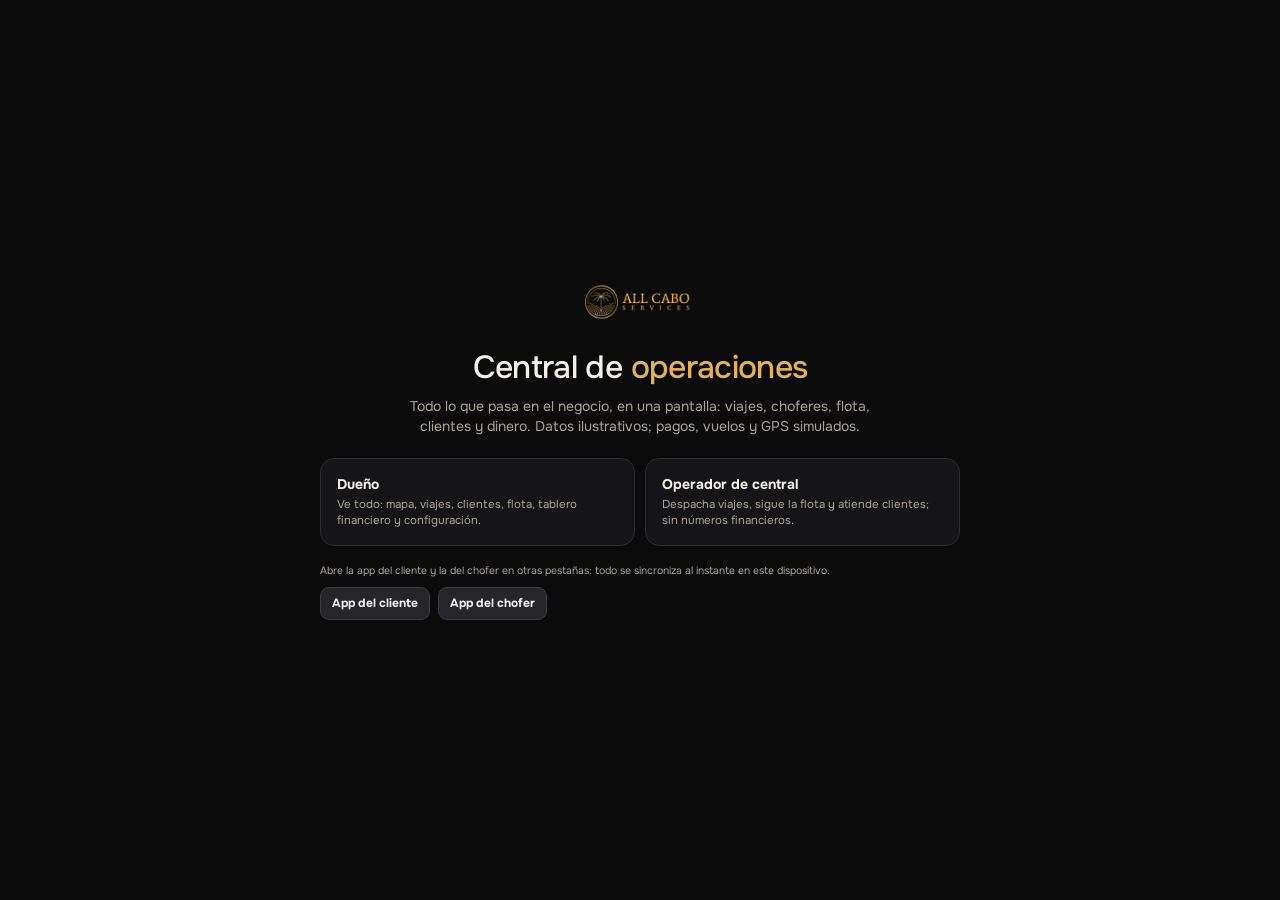
<file: central/index.html>
<!doctype html>
<html lang="es-MX">
<head>
<meta charset="utf-8">
<meta name="viewport" content="width=device-width, initial-scale=1, viewport-fit=cover">
<meta name="apple-mobile-web-app-capable" content="yes">
<meta name="theme-color" content="#0B0B0C">
<title>All Cabo Services · Central</title>
<link rel="manifest" href="manifest.webmanifest">
<link rel="icon" href="../shared/img/fav.svg">
<link rel="preconnect" href="https://fonts.googleapis.com"><link href="https://fonts.googleapis.com/css2?family=Onest:wght@400;500;600;700;800&display=swap" rel="stylesheet">
<link rel="stylesheet" href="../shared/vendor/leaflet.min.css">
<link rel="stylesheet" href="../shared/brand.css?v=7">
<style>
  #app { display: grid; grid-template-columns: 224px minmax(0, 1fr); min-height: 100vh; }
  #app > div, main, .grid > *, .card, .cols > * { min-width: 0; }
  aside { background: #080809; border-right: 1px solid var(--line); padding: 18px 14px; position: sticky; top: 0; height: 100vh; overflow: auto; display: flex; flex-direction: column; }
  aside .logo { height: 24px; display: block; margin: 4px auto 22px auto; }
  aside .who { background: var(--panel); border: 1px solid var(--line); border-radius: 12px; padding: 10px 12px; margin-bottom: 14px; }
  aside .who b { display: block; font-size: 13px; } aside .who span { display: block; font-size: 11px; color: var(--muted); margin-top: 2px; }
  aside nav { display: flex; flex-direction: column; gap: 2px; }
  aside nav button { display: flex; align-items: center; gap: 10px; width: 100%; text-align: left; color: var(--muted); padding: 10px 10px; border-radius: 10px; font-weight: 600; font-size: 13.5px; position: relative; transition: transform 160ms var(--ease), background-color 160ms ease, color 160ms ease; }
  aside nav button svg, .ic svg, .back svg { width: 18px; height: 18px; stroke: currentColor; fill: none; stroke-width: 1.8; stroke-linecap: round; stroke-linejoin: round; flex: 0 0 18px; }
  aside nav button.on { background: var(--gold); color: var(--gold-ink); }
  aside nav button .n { margin-left: auto; background: var(--brick2); color: #fff; font-size: 10px; font-weight: 800; border-radius: 999px; padding: 2px 7px; }
  aside .foot { margin-top: auto; padding-top: 16px; font-size: 10.5px; color: var(--muted); line-height: 1.5; }
  .topbar { display: flex; align-items: center; justify-content: space-between; gap: 12px; padding: 12px 22px; border-bottom: 1px solid var(--line); position: sticky; top: 0; background: rgba(11,11,12,.94); backdrop-filter: blur(10px); z-index: 10; }
  .tb-left { display: flex; align-items: center; gap: 12px; min-width: 0; flex: 1; }
  .topbar h1 { font-weight: 600; font-size: 21px; letter-spacing: -.02em; line-height: 1.1; }
  .topbar .sub { font-size: 12px; color: var(--muted); margin-top: 2px; }
  .back { width: 38px; height: 38px; border-radius: 12px; border: 1px solid var(--line2); background: var(--panel); color: var(--text); display: grid; place-items: center; flex: 0 0 38px; transition: transform 160ms var(--ease); }
  .home { display: grid; place-items: center; padding: 6px 2px; transition: transform 160ms var(--ease); } .home img { height: 20px; display: block; }
  .live { display: inline-flex; align-items: center; gap: 6px; font-size: 11px; color: var(--muted); } .live i { width: 8px; height: 8px; border-radius: 50%; background: var(--ok); display: inline-block; animation: blink 1.6s ease-in-out infinite; } @keyframes blink { 50% { opacity: .35; } }
  .subtabs { display: flex; gap: 6px; padding: 12px 22px 0 22px; flex-wrap: wrap; }
  .subtabs button { border: 1px solid var(--line); background: var(--panel); color: var(--muted); font-weight: 700; font-size: 12.5px; padding: 8px 14px; border-radius: 999px; display: inline-flex; align-items: center; gap: 8px; transition: transform 160ms var(--ease), background-color 160ms ease, color 160ms ease; }
  .subtabs button.on { background: var(--text); color: #111; border-color: var(--text); }
  .subtabs button svg { width: 14px; height: 14px; stroke: currentColor; fill: none; stroke-width: 1.8; stroke-linecap: round; stroke-linejoin: round; flex: 0 0 14px; }
  main { padding: 18px 22px 40px 22px; }
  .kgrid { display: grid; grid-template-columns: repeat(auto-fill, minmax(150px, 1fr)); gap: 12px; }
  .k { background: var(--panel); border: 1px solid var(--line); border-radius: 16px; padding: 14px; aspect-ratio: 1; display: flex; flex-direction: column; animation: rise 260ms var(--ease) both; }
  .k:nth-child(2) { animation-delay: 30ms; } .k:nth-child(3) { animation-delay: 60ms; } .k:nth-child(4) { animation-delay: 90ms; } .k:nth-child(5) { animation-delay: 120ms; } .k:nth-child(6) { animation-delay: 150ms; }
  @keyframes rise { from { opacity: 0; transform: translateY(6px); } }
  .k .top { display: flex; align-items: flex-start; justify-content: space-between; gap: 6px; }
  .ic { width: 34px; height: 34px; border-radius: 11px; background: var(--panel3); color: var(--gold); display: grid; place-items: center; flex: 0 0 34px; }
  .k small { display: block; font-size: 10px; letter-spacing: .1em; text-transform: uppercase; color: var(--muted); font-weight: 700; margin-top: auto; margin-bottom: 4px; line-height: 1.3; }
  .k b { font-size: clamp(18px, 1.55vw, 26px); font-weight: 800; letter-spacing: -.02em; line-height: 1.05; white-space: nowrap; overflow: hidden; text-overflow: ellipsis; }
  .k b.good { color: var(--ok); } .k b.warm { color: #F2A48B; } .k b.amber { color: var(--warn); }
  .d { display: inline-block; font-size: 11px; font-weight: 800; padding: 3px 8px; border-radius: 999px; white-space: nowrap; } .d.up { background: #16321F; color: var(--ok); } .d.dn { background: #3A1518; color: var(--bad); }
  .k .s { display: block; font-size: 11px; color: var(--muted); margin-top: 6px; line-height: 1.35; }
  .grid { display: grid; gap: 12px; margin-top: 12px; } .g2 { grid-template-columns: 1fr 1fr; } .g3 { grid-template-columns: 1fr 1fr 1fr; } .g32 { grid-template-columns: 3fr 2fr; } .g23 { grid-template-columns: 2fr 3fr; }
  .cols { display: grid; grid-template-columns: repeat(4, 1fr); gap: 12px; margin-top: 12px; }
  .ocard { background: var(--panel3); border: 1px solid var(--line2); border-radius: 12px; padding: 11px 12px; margin-bottom: 8px; cursor: pointer; transition: transform 160ms var(--ease), border-color 160ms ease; }
  .ocard b { font-size: 13px; } .ocard .it { font-size: 12px; margin: 5px 0; line-height: 1.4; } .ocard .meta { font-size: 11px; color: var(--muted); }
  .ocard.sel { border-color: var(--gold); }
  .ch-head { display: flex; align-items: flex-start; justify-content: space-between; gap: 12px; flex-wrap: wrap; margin-bottom: 8px; }
  .ch-stat { display: flex; align-items: center; gap: 10px; flex-wrap: wrap; } .ch-big { font-size: 26px; font-weight: 800; letter-spacing: -.02em; line-height: 1; }
  .ch-tools { display: flex; align-items: center; gap: 6px; flex-wrap: wrap; }
  select.mini { background: var(--panel3); border: 1px solid var(--line2); color: var(--text); border-radius: 8px; padding: 6px 8px; font-size: 11.5px; font-weight: 700; }
  .ch-cv { position: relative; width: 100%; } .ch-tbl { max-height: 240px; overflow: auto; }
  .mapbig { position: relative; height: calc(100vh - 150px); min-height: 420px; border-radius: 16px; overflow: hidden; border: 1px solid var(--line); }
  .mapbig .over { position: absolute; z-index: 500; }
  .mapbig .mapstyle { top: auto; bottom: 12px; }
  .stk { display: flex; align-items: center; gap: 10px; min-width: 170px; } .stk .bar { flex: 1; } .stk .v { font-weight: 700; font-size: 12px; width: 70px; text-align: right; white-space: nowrap; } .stk .v span { color: var(--muted); font-weight: 600; }
  .cellrow { display: inline-flex; align-items: center; gap: 8px; }
  .alert { display: flex; gap: 8px; align-items: flex-start; font-size: 12.5px; padding: 8px 0; border-bottom: 1px solid var(--line); } .alert:last-child { border-bottom: 0; } .alert i { width: 8px; height: 8px; border-radius: 50%; flex: 0 0 8px; margin-top: 5px; }
  .tiles { display: grid; grid-template-columns: repeat(3, 1fr); gap: 12px; }
  .tile { background: var(--panel); border: 1px solid var(--line); border-radius: 16px; padding: 18px; color: var(--text); text-align: left; display: flex; flex-direction: column; gap: 8px; min-height: 130px; text-decoration: none; transition: transform 160ms var(--ease), border-color 160ms ease; }
  .tile b { font-size: 15px; margin-top: 6px; }
  .login { min-height: 100vh; display: grid; grid-template-columns: minmax(0, 1fr); place-items: center; padding: 20px; }
  .login .box { width: 100%; max-width: 640px; text-align: center; } .login img { height: 44px; display: block; margin: 0 auto 22px auto; }
  .roles { display: grid; grid-template-columns: 1fr 1fr; gap: 10px; margin-top: 22px; text-align: left; }
  .roles button { background: var(--panel); border: 1px solid var(--line); border-radius: 14px; padding: 16px; color: var(--text); text-align: left; transition: transform 160ms var(--ease), border-color 160ms ease; }
  .roles button b { display: block; font-size: 14px; } .roles button span { display: block; font-size: 11.5px; color: var(--muted); margin-top: 4px; line-height: 1.4; }
  .chatc { display: flex; flex-direction: column; gap: 8px; max-height: 46vh; overflow: auto; }
  .card.ia { margin-bottom: 12px; border-color: #4A3814; background: linear-gradient(160deg, #1F1910, #151517); }
  .iabadge { display: inline-grid; place-items: center; width: 22px; height: 22px; border-radius: 7px; background: linear-gradient(135deg, #E4B15C, #F0C77A); color: #1A1206; font-size: 10px; font-weight: 900; margin-right: 7px; vertical-align: -5px; letter-spacing: 0; }
  .cb.typing { padding: 10px 14px; } .cb.typing i { display: inline-block; width: 6px; height: 6px; border-radius: 50%; background: #A9A39A; margin: 0 2px; animation: iablink 1s infinite; } .cb.typing i:nth-child(2) { animation-delay: .2s; } .cb.typing i:nth-child(3) { animation-delay: .4s; } @keyframes iablink { 0%, 80%, 100% { opacity: .25; } 40% { opacity: 1; } }
  .plate { display: inline-block; font-weight: 800; letter-spacing: .1em; background: #F4F1EC; color: #111; border-radius: 5px; padding: 2px 7px; font-size: 11px; border: 2px solid #999; white-space: nowrap; }
  td.nw { white-space: nowrap; }
  /* ── flota en vivo (v2) ── */
  .fm-kpis { display: flex; gap: 8px; flex-wrap: wrap; align-items: center; }
  .fm-kpi { display: inline-flex; align-items: center; gap: 7px; background: var(--panel); border: 1px solid var(--line); border-radius: 999px; padding: 7px 12px 7px 9px; font-size: 12px; color: var(--muted); font-weight: 600; } .fm-kpi svg { width: 15px; height: 15px; stroke: var(--gold); fill: none; stroke-width: 1.9; stroke-linecap: round; stroke-linejoin: round; } .fm-kpi b { color: var(--text); font-weight: 800; }
  .fm-bar { display: flex; align-items: center; justify-content: space-between; gap: 10px; flex-wrap: wrap; margin: 12px 0 10px 0; }
  .fm-filtros { display: flex; gap: 6px; flex-wrap: wrap; align-items: center; } .fm-filtros .chip { display: inline-flex; align-items: center; gap: 6px; } .fm-filtros .chip .n { background: rgba(255,255,255,.12); border-radius: 999px; padding: 1px 6px; font-size: 10px; } .fm-filtros .chip.on .n { background: rgba(0,0,0,.18); }
  .fm-tog { display: inline-flex; align-items: center; gap: 8px; font-size: 12px; font-weight: 700; color: var(--muted); } .fm-tog .sw { display: inline-block; width: 38px; height: 22px; border-radius: 999px; background: var(--line2); position: relative; transition: background-color 180ms ease; } .fm-tog .sw::after { content: ''; position: absolute; top: 3px; left: 3px; width: 16px; height: 16px; border-radius: 50%; background: #fff; transition: transform 180ms var(--ease); } .fm-tog.on .sw { background: var(--ok); } .fm-tog.on .sw::after { transform: translateX(16px); } .fm-tog.on { color: var(--text); }
  .fm-map { position: relative; height: calc(100vh - 250px); min-height: 520px; border-radius: 18px; overflow: hidden; border: 1px solid var(--line); background: #0E0E10; }
  .fm-map.full { position: fixed; inset: 0; z-index: 45; border-radius: 0; height: 100vh; }
  .fm-map .map { position: absolute; inset: 0; }
  .fm-over { position: absolute; z-index: 600; }
  .fm-card { left: 14px; top: 14px; width: 370px; max-width: calc(100% - 28px); background: rgba(14,14,16,.92); border: 1px solid var(--line2); border-radius: 18px; padding: 14px; backdrop-filter: blur(12px); -webkit-backdrop-filter: blur(12px); box-shadow: 0 20px 50px rgba(0,0,0,.55); animation: rise 220ms var(--ease) both; }
  .fm-card .hd { display: flex; align-items: center; gap: 10px; } .fm-card .hd .ico { width: 42px; height: 42px; border-radius: 12px; background: var(--panel3); display: grid; place-items: center; font-size: 22px; flex: 0 0 42px; } .fm-card .hd b { font-size: 16px; letter-spacing: .04em; } .fm-card .hd .sub { font-size: 11.5px; color: var(--muted); margin-top: 2px; }
  .fm-x { margin-left: auto; width: 30px; height: 30px; border-radius: 9px; background: var(--panel3); border: 1px solid var(--line2); color: var(--muted); display: grid; place-items: center; }
  .fm-ruta { margin-top: 12px; background: rgba(255,255,255,.03); border: 1px solid var(--line); border-radius: 12px; padding: 10px 12px; }
  .fm-ruta .r1 { display: flex; justify-content: space-between; gap: 8px; font-size: 12.5px; font-weight: 700; } .fm-ruta .r1 span:last-child { color: var(--muted); font-weight: 600; white-space: nowrap; }
  .fm-prog { height: 6px; border-radius: 999px; background: var(--line); margin: 8px 0 8px 0; overflow: hidden; } .fm-prog i { display: block; height: 100%; background: linear-gradient(90deg, #C98A2E, var(--gold)); border-radius: 999px; transition: width 600ms var(--ease); }
  .fm-ruta .r2 { display: flex; justify-content: space-between; gap: 8px; font-size: 11.5px; color: var(--muted); } .fm-ruta .r2 b { color: var(--text); }
  .fm-g2 { display: grid; grid-template-columns: 1fr 1fr; gap: 10px; margin-top: 10px; }
  .fm-gauge { background: rgba(255,255,255,.03); border: 1px solid var(--line); border-radius: 12px; padding: 10px 10px 8px 10px; text-align: center; } .fm-gauge .lb { display: flex; justify-content: space-between; align-items: center; font-size: 10.5px; color: var(--muted); font-weight: 700; letter-spacing: .04em; } .fm-gauge svg { width: 100%; height: auto; display: block; margin: 4px auto 0 auto; } .fm-gauge .val { font-size: 17px; font-weight: 800; letter-spacing: -.02em; margin-top: -4px; } .fm-gauge .val span { font-size: 11px; color: var(--muted); font-weight: 600; }
  .fm-alerta { margin-top: 10px; background: #2E2410; border: 1px solid #5A4416; border-radius: 12px; padding: 9px 12px; font-size: 12px; color: #F1D9A3; display: flex; gap: 8px; align-items: flex-start; } .fm-alerta.bad { background: #341518; border-color: #6A2229; color: #FBC1C8; } .fm-alerta b { color: var(--text); }
  .fm-acts { display: flex; gap: 8px; margin-top: 12px; } .fm-acts .btn { flex: 1; }
  .fm-compass { right: 14px; top: 14px; width: 104px; height: 104px; border-radius: 50%; background: radial-gradient(circle at 50% 40%, #2A2A2F, #101012 70%); border: 1px solid var(--line2); box-shadow: 0 16px 40px rgba(0,0,0,.5), inset 0 0 0 6px #0B0B0C, inset 0 0 0 7px #2C2C31; display: grid; place-items: center; }
  .fm-compass svg { width: 100%; height: 100%; }
  .fm-rail { right: 14px; bottom: 44px; display: flex; flex-direction: column; gap: 6px; } .fm-rail button { width: 36px; height: 36px; border-radius: 10px; background: rgba(14,14,16,.9); border: 1px solid var(--line2); color: var(--text); display: grid; place-items: center; transition: transform 160ms var(--ease), border-color 160ms ease; } .fm-rail button svg { width: 16px; height: 16px; stroke: currentColor; fill: none; stroke-width: 1.9; stroke-linecap: round; stroke-linejoin: round; } .fm-rail button:active { transform: scale(.94); }
  .fm-foot { left: 14px; right: 14px; bottom: 10px; display: flex; justify-content: space-between; gap: 10px; font-size: 10.5px; color: #8A857D; pointer-events: none; }
  .fm-list { position: absolute; right: 60px; bottom: 44px; z-index: 600; width: 300px; max-height: 60%; overflow: auto; background: rgba(14,14,16,.94); border: 1px solid var(--line2); border-radius: 14px; padding: 8px; backdrop-filter: blur(12px); }
  .fm-item { display: flex; align-items: center; gap: 10px; width: 100%; text-align: left; padding: 8px; border-radius: 10px; color: var(--text); } .fm-item.on, .fm-item:hover { background: var(--panel3); } .fm-item b { display: block; font-size: 12.5px; } .fm-item span { display: block; font-size: 11px; color: var(--muted); } .fm-item .st { width: 8px; height: 8px; border-radius: 50%; flex: 0 0 8px; }
  .fm-car { width: 30px; height: 30px; border-radius: 50%; display: grid; place-items: center; color: #111; background: var(--gold); box-shadow: 0 0 0 4px rgba(228,177,92,.22), 0 6px 16px rgba(0,0,0,.6); transform: rotate(var(--r, 0deg)); transition: transform 900ms linear; }
  .fm-car svg { width: 20px; height: 20px; fill: currentColor; } .fm-car.aliada { background: var(--info); box-shadow: 0 0 0 4px rgba(143,208,255,.2), 0 6px 16px rgba(0,0,0,.6); } .fm-car.libre { background: #C7C2B8; } .fm-car.libre.aliada { background: #8FB4CB; } .fm-car.fuera { background: #4A4A50; color: #bbb; box-shadow: 0 0 0 3px rgba(255,255,255,.06); } .fm-car.mant { background: var(--warn); }
  .fm-car.sel { box-shadow: 0 0 0 10px rgba(228,177,92,.22), 0 0 0 22px rgba(228,177,92,.08), 0 6px 16px rgba(0,0,0,.6); }
  .st-activo { background: var(--gold); } .st-libre { background: #C7C2B8; } .st-fuera { background: #4A4A50; } .st-mantenimiento { background: var(--warn); }
  @media (max-width: 900px) { .fm-map { height: 70vh; min-height: 460px; } .fm-card { left: 8px; right: 8px; top: auto; bottom: 8px; width: auto; max-width: none; } .fm-compass { width: 72px; height: 72px; top: 10px; right: 10px; } .fm-rail { bottom: auto; top: 92px; right: 10px; } .fm-list { right: 8px; left: 8px; width: auto; top: 140px; bottom: auto; max-height: 40%; } .fm-foot { display: none; } }
  /* ── finanzas (v2) ── */
  .fin-bar { display: flex; gap: 8px; flex-wrap: wrap; align-items: center; }
  .k.click { cursor: pointer; transition: transform 160ms var(--ease), border-color 160ms ease; } .k.click:hover { border-color: var(--line2); } .k.click.on { border-color: var(--gold); box-shadow: inset 0 0 0 1px var(--gold); }
  .fin-tabs { display: flex; gap: 6px; flex-wrap: wrap; margin-top: 14px; } .fin-tabs button { border: 1px solid var(--line); background: var(--panel); color: var(--muted); font-weight: 700; font-size: 12.5px; padding: 8px 14px; border-radius: 999px; } .fin-tabs button.on { background: var(--gold); color: var(--gold-ink); border-color: var(--gold); }
  tr.click { cursor: pointer; } tr.click:hover td { background: var(--panel3); } tr.on td { background: var(--panel3); }
  .gt { display: grid; grid-template-columns: repeat(auto-fill, minmax(150px, 1fr)); gap: 10px; margin-top: 12px; } .gt button { background: var(--panel); border: 1px solid var(--line); border-radius: 14px; padding: 12px; text-align: left; color: var(--text); transition: border-color 160ms ease, transform 160ms var(--ease); } .gt button.on { border-color: var(--gold); } .gt button small { display: block; font-size: 10px; letter-spacing: .1em; text-transform: uppercase; color: var(--muted); font-weight: 700; } .gt button b { display: block; font-size: 17px; margin-top: 4px; letter-spacing: -.02em; } .gt button span { display: block; font-size: 11px; color: var(--muted); margin-top: 3px; }
  .rating { color: var(--gold); font-weight: 800; }
  .sol { background: var(--panel); border: 1px solid var(--line); border-radius: 16px; padding: 14px 16px; } .sol.ok { border-color: #2F5A40; } .sol.no { border-color: #5A4416; }
  .chk { display: flex; gap: 8px; align-items: flex-start; font-size: 12px; padding: 4px 0; } .chk i { width: 16px; height: 16px; border-radius: 50%; display: grid; place-items: center; font-size: 10px; font-weight: 900; flex: 0 0 16px; } .chk i.si { background: #16321F; color: var(--ok); } .chk i.no { background: #3A1518; color: var(--bad); }
  @media (hover: hover) { aside nav button:hover { background: var(--panel); color: var(--text); } .roles button:hover, .tile:hover, .ocard:hover { border-color: var(--gold); } }
  @media (max-width: 1100px) { .cols { grid-template-columns: 1fr 1fr; } }
  @media (max-width: 900px) {
    #app { grid-template-columns: 1fr; }
    aside { position: fixed; bottom: 0; left: 0; right: 0; top: auto; height: auto; border-right: 0; border-top: 1px solid var(--line); padding: 6px 6px calc(6px + env(safe-area-inset-bottom)) 6px; z-index: 30; overflow: visible; display: block; background: rgba(8,8,9,.94); backdrop-filter: blur(12px); }
    aside .logo, aside .who, aside .foot { display: none; }
    aside nav { flex-direction: row; gap: 2px; } aside nav button { flex: 1; min-width: 0; flex-direction: column; gap: 4px; font-size: 10px; padding: 7px 4px; text-align: center; } aside nav button .n { position: absolute; top: 2px; right: 10%; margin: 0; }
    main { padding: 14px 14px 110px 14px; }
    .topbar { display: grid; grid-template-columns: 1fr auto; padding: 10px 14px; row-gap: 8px; } .tb-left { grid-column: 1; grid-row: 1; } .home { grid-column: 2; grid-row: 1; } .topbar .live { grid-column: 1 / -1; grid-row: 2; }
    .subtabs { padding: 10px 14px 0 14px; }
    .g2, .g3, .g32, .g23, .cols, .tiles { grid-template-columns: 1fr; } .roles { grid-template-columns: 1fr; } .kgrid { grid-template-columns: repeat(3, 1fr); } .k b { font-size: 22px; }
    .topbar h1 { font-size: 20px; } .mapbig { height: 62vh; }
  }
  @media (max-width: 520px) { .kgrid { grid-template-columns: repeat(2, 1fr) !important; } .ch-big { font-size: 22px; } }
</style>
</head>
<body>
<div id="root"></div>
<div id="overlay"></div>
<div id="toast"></div>
<script src="../shared/vendor/leaflet.min.js"></script>
<script src="../shared/vendor/chart.umd.min.js"></script>
<script src="../shared/rutas.js?v=7"></script>
<script src="../shared/core.js?v=7"></script>
<script>
(function () {
  'use strict';
  const $ = (s, r = document) => r.querySelector(s); const $$ = (s, r = document) => Array.from(r.querySelectorAll(s));
  const esc = (s) => String(s == null ? '' : s).replace(/[&<>"']/g, c => ({ '&': '&amp;', '<': '&lt;', '>': '&gt;', '"': '&quot;', "'": '&#39;' }[c]));
  const A = window.ACS; const usd = A.usd, mxn = A.mxn, pct = A.pct; const hoy = A.hoy();
  const qs = new URLSearchParams(location.search); if (qs.get('rol')) sessionStorage.setItem('acs_rol', qs.get('rol'));
  let rol = sessionStorage.getItem('acs_rol') || null; let view = location.hash.replace('#', '') || 'mapa'; let sel = { viajeId: null, clienteId: null, q: '', fm: { filtro: 'todas', flota: 'todas', rutas: true, alertas: true, lista: false, full: false, veh: null }, fin: { ym: null, cmp: null, vista: 'resumen', tipoGasto: null, aliadaTodo: false } };
  let map = null, layers = {}; const charts = {}; let toastT = null;
  function toast(m) { const t = $('#toast'); t.innerHTML = `<div class="toast">${esc(m)}</div>`; clearTimeout(toastT); toastT = setTimeout(() => t.innerHTML = '', 2800); }
  function sheet(html) { $('#overlay').innerHTML = `<div class="sheet-bg" id="sheetBg"><div class="sheet" style="max-width:600px;">${html}</div></div>`; $('#sheetBg').addEventListener('click', e => { if (e.target.id === 'sheetBg') closeSheet(); }); }
  function closeSheet() { $('#overlay').innerHTML = ''; }
  const ini = (n) => n.split(' ').map(x => x[0]).slice(0, 2).join('').toUpperCase(); const lugarN = (i) => { const l = A.lugar(i); return l ? (l.corto || l.nombre) : '—'; };
  const ROLES = { dueno: 'Dueño', operador: 'Operador de central' };
  const I = (n) => `<svg viewBox="0 0 24 24">${ICONS[n] || ''}</svg>`;
  const ICONS = { map: '<path d="M3 6l6-2 6 2 6-2v14l-6 2-6-2-6 2z"/><path d="M9 4v14M15 6v14"/>', trips: '<path d="M3 17l3-8h12l3 8M5 17h14v3H5zM7 13h10"/>', people: '<circle cx="9" cy="8" r="3.5"/><circle cx="17" cy="9" r="2.8"/><path d="M2.5 20c.5-4 3.5-6 6.5-6s6 2 6.5 6M15 14.5c2.8 0 5.5 1.6 6 5.5"/>', fleet: '<path d="M3 13l2-5h12l4 5v4H3z"/><circle cx="7" cy="17" r="2"/><circle cx="17" cy="17" r="2"/>', chart: '<path d="M4 20V10M10 20V4M16 20v-8M22 20H2"/>', more: '<circle cx="5" cy="12" r="1.6"/><circle cx="12" cy="12" r="1.6"/><circle cx="19" cy="12" r="1.6"/>', money: '<circle cx="12" cy="12" r="9"/><path d="M14.6 9.6c-.5-.9-1.5-1.4-2.6-1.4-1.7 0-3 .9-3 2s1.3 1.6 3 2 3 1 3 2-1.3 1.9-3 1.9c-1.1 0-2.1-.5-2.6-1.4M12 6.2v2M12 15.8v2"/>', ticket: '<path d="M4 7h16v3a2 2 0 0 0 0 4v3H4v-3a2 2 0 0 0 0-4z"/><path d="M10 8v8" stroke-dasharray="2 2"/>', clock: '<circle cx="12" cy="12" r="9"/><path d="M12 7v5l3 2"/>', check: '<circle cx="12" cy="12" r="9"/><path d="M8 12l3 3 5-6"/>', bell: '<path d="M6 16v-5a6 6 0 0 1 12 0v5l2 2H4z"/><path d="M10 21h4"/>', back: '<path d="M15 5l-7 7 7 7"/>', gear: '<circle cx="12" cy="12" r="3"/><path d="M19.4 15a1.7 1.7 0 0 0 .3 1.8l.1.1a2 2 0 1 1-2.8 2.8l-.1-.1a1.7 1.7 0 0 0-1.8-.3 1.7 1.7 0 0 0-1 1.5V21a2 2 0 1 1-4 0v-.1a1.7 1.7 0 0 0-1.1-1.5 1.7 1.7 0 0 0-1.8.3l-.1.1a2 2 0 1 1-2.8-2.8l.1-.1a1.7 1.7 0 0 0 .3-1.8 1.7 1.7 0 0 0-1.5-1H3a2 2 0 1 1 0-4h.1a1.7 1.7 0 0 0 1.5-1.1 1.7 1.7 0 0 0-.3-1.8l-.1-.1a2 2 0 1 1 2.8-2.8l.1.1a1.7 1.7 0 0 0 1.8.3H9a1.7 1.7 0 0 0 1-1.5V3a2 2 0 1 1 4 0v.1a1.7 1.7 0 0 0 1 1.5 1.7 1.7 0 0 0 1.8-.3l.1-.1a2 2 0 1 1 2.8 2.8l-.1.1a1.7 1.7 0 0 0-.3 1.8V9a1.7 1.7 0 0 0 1.5 1H21a2 2 0 1 1 0 4h-.1a1.7 1.7 0 0 0-1.5 1z"/>', plane: '<path d="M2 16l20-8-6 8 2 5-5-3-4 3z"/>', user: '<circle cx="12" cy="8" r="4"/><path d="M4 21c.8-4 4-6 8-6s7.2 2 8 6"/>', star: '<path d="M12 2l2.4 5.6L20 10l-5.6 2.4L12 18l-2.4-5.6L4 10l5.6-2.4z"/>', reset: '<path d="M3 12a9 9 0 1 0 3-6.7"/><path d="M3 4v5h5"/>', target: '<circle cx="12" cy="12" r="9"/><circle cx="12" cy="12" r="5"/><circle cx="12" cy="12" r="1.5"/>', card: '<rect x="2" y="6" width="20" height="12" rx="2"/><path d="M2 10h20M6 15h4"/>', road: '<path d="M4 21L9 3h6l5 18M12 3v4M12 11v3M12 18v3"/>', tag: '<path d="M3 3h8l10 10-8 8L3 11z"/><circle cx="8" cy="8" r="1.5"/>', receipt: '<path d="M6 2h9l5 5v15H6z M14 2v6h6"/><path d="M9 13h6M9 17h6"/>', fuel: '<path d="M4 21V5a2 2 0 0 1 2-2h7a2 2 0 0 1 2 2v16M4 21h11M15 9h2a2 2 0 0 1 2 2v6a1.5 1.5 0 0 0 3 0V9l-2-2"/><path d="M7 7h5v4H7z"/>', gauge: '<path d="M4 15a8 8 0 1 1 16 0"/><path d="M12 15l3.5-4.5"/><circle cx="12" cy="15" r="1.5"/>', list: '<path d="M8 6h13M8 12h13M8 18h13M3 6h.01M3 12h.01M3 18h.01"/>', zin: '<circle cx="11" cy="11" r="7"/><path d="M21 21l-4.3-4.3M11 8v6M8 11h6"/>', zout: '<circle cx="11" cy="11" r="7"/><path d="M21 21l-4.3-4.3M8 11h6"/>', center: '<circle cx="12" cy="12" r="3"/><path d="M12 2v3M12 19v3M2 12h3M19 12h3"/>', expand: '<path d="M4 9V4h5M20 9V4h-5M4 15v5h5M20 15v5h-5"/>', layers: '<path d="M12 3l9 5-9 5-9-5z"/><path d="M3 13l9 5 9-5"/>', alert: '<path d="M12 3l10 18H2z"/><path d="M12 10v5M12 18h.01"/>', wallet: '<path d="M3 7h16a2 2 0 0 1 2 2v9a2 2 0 0 1-2 2H5a2 2 0 0 1-2-2z"/><path d="M3 7l13-3v3"/><circle cx="17" cy="14" r="1.3"/>' };
  const TODOS = ['dueno', 'operador'];
  const SECCIONES = [
    { id: 'mapa', label: 'Mapa en vivo', grupo: 'mapa', roles: TODOS }, { id: 'viajes', label: 'Viajes', grupo: 'viajes', roles: TODOS, icon: 'trips' }, { id: 'vuelos', label: 'Vuelos', grupo: 'viajes', roles: TODOS, icon: 'plane' },
    { id: 'clientes', label: 'Clientes', grupo: 'clientes', roles: TODOS, icon: 'people' }, { id: 'aliados', label: 'Aliados', grupo: 'clientes', roles: TODOS, icon: 'tag' }, { id: 'cuentas', label: 'Cuentas', grupo: 'clientes', roles: TODOS, icon: 'receipt' }, { id: 'sugerencias', label: 'Sugerencias', grupo: 'clientes', roles: TODOS, icon: 'star' },
    { id: 'flota', label: 'Vehículos', grupo: 'flota', roles: TODOS, icon: 'fleet' }, { id: 'choferes', label: 'Choferes', grupo: 'flota', roles: TODOS, icon: 'user' }, { id: 'gastos', label: 'Gastos', grupo: 'flota', roles: TODOS, icon: 'fuel' }, { id: 'proveedores', label: 'Flotas aliadas', grupo: 'flota', roles: TODOS, icon: 'tag' },
    { id: 'tablero', label: 'Tablero', grupo: 'tablero', roles: ['dueno'], icon: 'chart' }, { id: 'finanzas', label: 'Finanzas', grupo: 'tablero', roles: ['dueno'], icon: 'wallet' }, { id: 'mas', label: 'Más', grupo: 'mas', roles: TODOS }, { id: 'config', label: 'Configuración', grupo: 'mas', roles: ['dueno'], icon: 'gear' },
  ];
  const GRUPOS = [{ id: 'mapa', label: 'Mapa', icon: 'map' }, { id: 'viajes', label: 'Viajes', icon: 'trips' }, { id: 'clientes', label: 'Clientes', icon: 'people' }, { id: 'flota', label: 'Flota', icon: 'fleet' }, { id: 'tablero', label: 'Tablero', icon: 'chart' }, { id: 'mas', label: 'Más', icon: 'more' }];
  const seccion = (id) => SECCIONES.find(x => x.id === id); const permitido = (id) => { const x = seccion(id); return !!(x && rol && x.roles.includes(rol)); };
  const home = () => (SECCIONES.find(x => x.id !== 'mas' && permitido(x.id)) || seccion('mas')).id; const primeraDelGrupo = (g) => { const x = SECCIONES.find(x => x.grupo === g && permitido(x.id)); return x ? x.id : home(); }; const grupoDe = (v) => (seccion(v) || {}).grupo || 'mapa';
  const hist = [];
  function go(v) { if (v === view) return; hist.push(view); view = v; location.hash = v; render(); }
  function back() { let p = hist.pop(); while (p && !permitido(p)) p = hist.pop(); view = p || home(); location.hash = view; render(); }
  function irHome() { hist.length = 0; view = home(); location.hash = view; render(); }

  function vLogin() {
    $('#root').innerHTML = `<div class="login"><div class="box"><img src="../shared/img/logo.png" alt="All Cabo Services"><h1 class="serif" style="font-size:32px;">Central de <span class="gold">operaciones</span></h1><p class="muted" style="margin:6px auto 0 auto;max-width:460px;">Todo lo que pasa en el negocio, en una pantalla: viajes, choferes, flota, clientes y dinero. Datos ilustrativos; pagos, vuelos y GPS simulados.</p>
      <div class="roles">${Object.entries(ROLES).map(([id, n]) => `<button data-rol="${id}"><b>${n}</b><span>${id === 'dueno' ? 'Ve todo: mapa, viajes, clientes, flota, tablero financiero y configuración.' : 'Despacha viajes, sigue la flota y atiende clientes; sin números financieros.'}</span></button>`).join('')}</div>
      <div class="row" style="margin-top:18px;flex-wrap:wrap;gap:8px;"><span class="tiny muted">Abre la app del cliente y la del chofer en otras pestañas: todo se sincroniza al instante en este dispositivo.</span><span style="display:flex;gap:8px;"><a class="btn sec sm" href="../cliente/" target="_blank" style="text-decoration:none;">App del cliente</a><a class="btn sec sm" href="../chofer/" target="_blank" style="text-decoration:none;">App del chofer</a></span></div></div></div>`;
    $$('[data-rol]').forEach(b => b.onclick = () => { rol = b.dataset.rol; sessionStorage.setItem('acs_rol', rol); hist.length = 0; view = permitido(view) ? view : home(); location.hash = view; render(); });
  }
  function shell(contentHTML, title, sub) {
    const h = A.M.hoy(); const badges = { viajes: h.sinChofer, mapa: 0, flota: (A.db.solicitudes || []).filter(x => x.estado === 'pendiente').length };
    const gActual = grupoDe(view); const grupos = GRUPOS.filter(g => SECCIONES.some(x => x.grupo === g.id && permitido(x.id))); const subs = SECCIONES.filter(x => x.grupo === gActual && x.id !== 'mas' && permitido(x.id));
    const subtabs = (subs.length > 1 && view !== 'mas') ? `<div class="subtabs">${subs.map(x => `<button data-go="${x.id}" class="${view === x.id ? 'on' : ''}">${x.icon ? I(x.icon) : ''}${x.label}</button>`).join('')}</div>` : '';
    $('#root').innerHTML = `<div id="app"><aside><img class="logo" src="../shared/img/logo.png" alt="All Cabo Services"><div class="who"><b>${esc(ROLES[rol])}</b><span>Los Cabos · ${esc(A.fechaLarga(hoy))}</span></div><nav>${grupos.map(g => `<button data-g="${g.id}" class="${gActual === g.id ? 'on' : ''}">${I(g.icon)}<span>${g.label}</span>${badges[g.id] ? `<span class="n">${badges[g.id]}</span>` : ''}</button>`).join('')}</nav><div class="foot">Demo · datos ilustrativos<br><button class="btn sec sm" id="btnSalir" style="margin-top:8px;">Cambiar rol</button></div></aside>
      <div><div class="topbar"><div class="tb-left"><button class="back" id="btnBack" aria-label="Atrás">${I('back')}</button><div style="min-width:0;"><h1>${title}</h1><div class="sub">${sub || ''}</div></div></div><span class="live"><i></i>${h.enCurso} en curso · ${h.enLinea} choferes en línea</span><button class="home" id="btnHome" title="Inicio"><img src="../shared/img/logo.png" alt=""></button></div>${subtabs}<main id="main">${contentHTML}</main></div></div>`;
    $$('[data-g]').forEach(b => b.onclick = () => go(primeraDelGrupo(b.dataset.g))); $$('[data-go]').forEach(b => b.onclick = () => go(b.dataset.go));
    $('#btnSalir').onclick = () => { rol = null; sessionStorage.removeItem('acs_rol'); render(); }; $('#btnBack').onclick = back; $('#btnHome').onclick = irHome; mountCharts();
  }
  function kpi(o) { return `<div class="k"><div class="top"><span class="ic">${I(o.icon || 'chart')}</span>${o.delta != null ? `<span class="d ${o.delta >= 0 ? 'up' : 'dn'}">${o.delta >= 0 ? '▲' : '▼'} ${Math.abs(o.delta).toFixed(1)}%</span>` : ''}</div><small>${o.label}</small><b class="${o.cls || ''}">${o.value}</b>${o.sub ? `<span class="s">${o.sub}</span>` : ''}</div>`; }
  function chart(id, cfg) { if (charts[id]) { charts[id].destroy(); delete charts[id]; } const el = document.getElementById(id); if (!el) return; Chart.defaults.color = '#A9A39A'; Chart.defaults.borderColor = '#2C2C31'; Chart.defaults.font.family = 'Inter Tight, sans-serif'; Chart.defaults.font.size = 11; charts[id] = new Chart(el, cfg); }
  const CT = { bar: 'Barras', line: 'Línea', doughnut: 'Dona', table: 'Tabla' }; const PALETA = ['#E4B15C', '#8FD0FF', '#F2A48B', '#5FBF8A', '#B62701', '#C9A0FF', '#F4F1EC', '#6F6A63'];
  let ct = {}; try { ct = JSON.parse(sessionStorage.getItem('acs_ct') || '{}'); } catch (e) { } let pendCharts = {}; const metas = () => (A.db.config.metas = A.db.config.metas || {});
  function chartCard(o) {
    pendCharts[o.id] = o; const tipo = ct[o.id] || o.tipo || 'bar'; const fmt = o.fmt || ((v) => usd(v)); const meta = metas()[o.id]; const alc = meta && o.metaRef != null ? o.metaRef / meta * 100 : null;
    const tabla = `<div class="ch-tbl"><table><thead><tr><th>${esc(o.eje || '')}</th>${o.series.map(sr => `<th class="num">${esc(sr.label)}</th>`).join('')}</tr></thead><tbody>${o.labels.map((l, i) => `<tr><td>${esc(l)}</td>${o.series.map(sr => `<td class="num">${fmt(sr.data[i])}</td>`).join('')}</tr>`).join('')}</tbody></table></div>`;
    return `<div class="card chc" id="card-${o.id}"><div class="ch-head"><div><h3>${o.title} <span>· ${o.sub || ''}</span></h3><div class="ch-stat"><span class="ch-big">${o.big}</span>${o.delta != null ? `<span class="d ${o.delta >= 0 ? 'up' : 'dn'}">${o.delta >= 0 ? '▲' : '▼'} ${Math.abs(o.delta).toFixed(1)}%</span>` : ''}${o.deltaTxt ? `<span class="small muted">${o.deltaTxt}</span>` : ''}</div></div><div class="ch-tools">${meta ? `<span class="pill ${alc >= 100 ? 'ok' : 'warn'}">Meta ${fmt(meta)}${alc != null ? ' · ' + alc.toFixed(0) + '%' : ''}</span>` : ''}${o.metaRef != null ? `<button class="btn sec sm" data-meta="${o.id}">${I('target')}${meta ? 'Cambiar meta' : 'Fijar meta'}</button>` : ''}<select class="mini" data-ct="${o.id}">${Object.entries(CT).map(([k, l]) => `<option value="${k}" ${tipo === k ? 'selected' : ''}>${l}</option>`).join('')}</select></div></div>${tipo === 'table' ? tabla : `<div class="ch-cv" style="height:${o.h || 170}px"><canvas id="${o.id}"></canvas></div>`}</div>`;
  }
  function drawChart(o) {
    const tipo = ct[o.id] || o.tipo || 'bar'; if (tipo === 'table') return; const fmt = o.fmt || ((v) => usd(v)); const meta = metas()[o.id]; const tick = o.tick || ((v) => '$' + (v >= 1e6 ? (v / 1e6).toFixed(1) + 'M' : (v >= 1000 ? (v / 1000).toFixed(0) + 'k' : v)));
    if (tipo === 'doughnut') { const sr = o.series[0]; chart(o.id, { type: 'doughnut', data: { labels: o.labels, datasets: [{ data: sr.data, backgroundColor: o.labels.map((_, i) => PALETA[i % PALETA.length]), borderWidth: 0, hoverOffset: 6 }] }, options: { responsive: true, maintainAspectRatio: false, cutout: '62%', plugins: { legend: { display: true, position: 'right', labels: { boxWidth: 10, boxHeight: 10, usePointStyle: true, padding: 10 } }, tooltip: { callbacks: { label: (c) => ' ' + c.label + ': ' + fmt(c.parsed) } } } } }); return; }
    const horiz = o.horizontal && tipo === 'bar'; const ds = o.series.map((sr, i) => ({ label: sr.label, data: sr.data, type: sr.type || undefined, borderColor: sr.color || PALETA[i], backgroundColor: sr.colors || sr.color || PALETA[i], borderDash: sr.dash || undefined, tension: .35, pointRadius: tipo === 'line' ? 3 : 0, borderRadius: 6, borderWidth: tipo === 'line' || sr.type === 'line' ? 2 : 0, fill: false, maxBarThickness: 34 }));
    if (meta) ds.push({ label: 'Meta', type: 'line', data: o.labels.map(() => meta), borderColor: '#F1C453', borderDash: [6, 4], borderWidth: 1.5, pointRadius: 0, fill: false });
    chart(o.id, { type: tipo, data: { labels: o.labels, datasets: ds }, options: { responsive: true, maintainAspectRatio: false, indexAxis: horiz ? 'y' : 'x', plugins: { legend: { display: ds.length > 1, position: 'bottom', labels: { boxWidth: 10, boxHeight: 10, usePointStyle: true } }, tooltip: { callbacks: { label: (c) => ' ' + c.dataset.label + ': ' + fmt(c.parsed[horiz ? 'x' : 'y']) } } }, scales: { x: { grid: { display: !!horiz }, ticks: horiz ? { callback: tick } : {} }, y: { grid: { display: !horiz }, ticks: horiz ? {} : { callback: tick }, beginAtZero: true } } } });
  }
  function mountOne(o) { drawChart(o); const sl = document.querySelector(`select[data-ct="${o.id}"]`); if (sl) sl.onchange = () => { ct[o.id] = sl.value; sessionStorage.setItem('acs_ct', JSON.stringify(ct)); const el = document.getElementById('card-' + o.id); if (el) { el.outerHTML = chartCard(o); mountOne(o); } }; const bm = document.querySelector(`[data-meta="${o.id}"]`); if (bm) bm.onclick = () => { const fmt = o.fmt || ((v) => usd(v)); const actual = metas()[o.id]; sheet(`<div class="row"><h3>Fijar meta · ${o.title}</h3><button class="btn sec sm" id="cls">Cerrar</button></div><div class="small muted">${esc(o.metaLabel || '')}. Hoy: <b style="color:var(--text)">${fmt(o.metaRef)}</b>.</div><label class="lbl">Meta</label><input class="txt" id="mV" type="number" value="${actual || Math.round((o.metaRef || 0) * 1.1)}"><div style="display:flex;gap:8px;margin-top:14px;"><button class="btn" id="mGo" style="flex:1;">Guardar</button>${actual ? '<button class="btn sec" id="mDel">Quitar</button>' : ''}</div>`); $('#cls').onclick = closeSheet; $('#mGo').onclick = () => { metas()[o.id] = Number($('#mV').value) || 0; if (!metas()[o.id]) delete metas()[o.id]; A.save(); closeSheet(); render(); }; const d = $('#mDel'); if (d) d.onclick = () => { delete metas()[o.id]; A.save(); closeSheet(); render(); }; }; }
  function mountCharts() { const ps = Object.values(pendCharts); pendCharts = {}; ps.forEach(mountOne); }
  const estadoPill = (v) => `<span class="pill" style="color:${A.ESTADOS[v.estado].color}">${esc(A.ESTADOS[v.estado].es)}</span>`;
  const provPill = (v) => v.proveedorId && v.proveedorId !== 'acs' ? `<span class="pill info" title="Flota aliada">${esc(A.proveedor(v.proveedorId).nombre)}</span>` : ''; const modoTxt = (v) => v.modo === 'horas' ? ` · ${v.horas} h con chofer` : (v.redondo ? ' · redondo' : ''); const extraPills = (v) => `${v.itinerarioId ? '<span class="pill gold">estancia</span> ' : ''}${(v.compartidoCon || []).length ? '<span class="pill">compartido</span> ' : ''}${(v.paradas || []).length ? '<span class="pill">' + v.paradas.length + ' parada' + (v.paradas.length > 1 ? 's' : '') + '</span> ' : ''}`;
  const pagoPill = (v) => `<span class="pill ${v.pago.estado === 'aprobado' || v.pago.estado === 'cobrado' ? 'ok' : 'warn'}">${esc(A.METODOS[v.pago.metodo].es)} · ${v.pago.estado === 'aprobado' ? 'pagado' : v.pago.estado === 'cobrado' ? 'cobrado' : v.pago.estado === 'pendiente' ? 'efectivo al chofer' : 'por confirmar'}</span>`;

  // ═════════════ MAPA ═════════════
  const carIcon = (cls) => L.divIcon({ className: 'mk', html: `<div class="${cls}">🚘</div>`, iconSize: [34, 34], iconAnchor: [17, 17] });
  const pinIcon = (dest, label) => L.divIcon({ className: 'mk', html: `<div style="position:relative;"><div class="mk-pin ${dest ? 'dest' : ''}"></div><div class="mk-lbl">${esc(label)}</div></div>`, iconSize: [16, 16], iconAnchor: [8, 8] });
  function vMapa() {
    const vivos = A.db.viajes.filter(v => v.fecha === hoy && A.EN_RUTA.includes(v.estado)); const prox = A.db.viajes.filter(v => v.fecha === hoy && (v.estado === 'asignado' || v.estado === 'aceptado' || v.estado === 'solicitado')).sort((a, b) => a.hora < b.hora ? -1 : 1);
    const item = (v) => { const c = v.choferId ? A.chofer(v.choferId) : null; const e = c ? A.eta(v) : null; return `<div class="ocard ${sel.viajeId === v.id ? 'sel' : ''}" data-v="${v.id}"><div class="row"><b>${esc(v.hora)} · ${esc(lugarN(v.origenId))} → ${esc(lugarN(v.destinoId))}</b>${estadoPill(v)}</div><div class="it">${esc(v.nombre)} · ${v.pasajeros} pax · ${esc(A.TIPOS_VEHICULO[v.vehiculo].corto)}${c ? ' · ' + esc(c.nombre.split(' ')[0]) : ' · <span style="color:var(--warn)">sin chofer</span>'}</div><div class="meta">${e && A.EN_RUTA.includes(v.estado) && v.estado !== 'llegue' ? (e.llegado ? (v.estado === 'a_bordo' ? 'Llegó al destino' : 'Chofer en el punto') : 'ETA ' + e.min + ' min · ' + e.km.toFixed(1) + ' km') : (v.vuelo ? esc(v.vuelo.num) + (v.vuelo.estado !== 'a tiempo' ? ' · ' + esc(v.vuelo.estado) : '') : '')}</div></div>`; };
    const html = `<div class="grid g32" style="margin-top:0;"><div class="mapbig"><div id="map" class="map"></div><div class="over" style="left:12px;top:12px;display:flex;gap:6px;flex-wrap:wrap;"><span class="pill gold">${A.db.choferes.filter(c => c.enLinea).length} en línea</span><span class="pill info">${vivos.length} en ruta</span><span class="pill">${A.db.choferes.filter(c => !c.enLinea).length} fuera</span></div><div class="over" style="right:12px;top:12px;"><span class="pill">demo · GPS ×${A.db.config.factorDemo}</span></div></div>
      <div><div class="card"><h3>En ruta ahora <span>· ${vivos.length}</span></h3>${vivos.map(item).join('') || '<div class="muted small">Nada en ruta.</div>'}</div><div class="card" style="margin-top:12px;"><h3>Próximas salidas de hoy <span>· ${prox.length}</span></h3>${prox.map(item).join('') || '<div class="muted small">Sin viajes pendientes.</div>'}</div>
      <div class="card" style="margin-top:12px;"><h3>Choferes</h3>${A.db.choferes.map(c => { const va = A.viajeActivo(c.id); const veh = A.vehiculo(c.vehiculoId); return `<div class="kv"><span class="cellrow"><span class="avatar" style="width:28px;height:28px;flex-basis:28px;font-size:10px;">${ini(c.nombre)}</span>${esc(c.nombre)}</span><span class="small">${esc(A.TIPOS_VEHICULO[veh.tipo].corto)} · ${va ? '<span class="pill info">en viaje</span>' : c.enLinea ? '<span class="pill ok">libre</span>' : '<span class="pill">fuera</span>'}</span></div>`; }).join('')}</div></div></div>`;
    shell(html, 'Mapa en vivo', 'Toda la flota y los viajes en curso · la posición se actualiza cada segundo');
    $$('[data-v]').forEach(el => el.onclick = () => { sel.viajeId = el.dataset.v; const v = A.viaje(sel.viajeId); if (v && map) { const c = v.choferId ? A.chofer(v.choferId) : null; const pts = [A.lugar(v.origenId).pos, A.lugar(v.destinoId).pos].concat(c ? [c.pos] : []); map.fitBounds(L.latLngBounds(pts), { padding: [40, 40] }); } detalleViaje(sel.viajeId); });
    dibujarMapaFlota();
  }
  function dibujarMapaFlota() {
    const el = $('#map'); if (!el) return; map = A.mapa(el, { idioma: 'es' }); L.control.zoom({ position: 'bottomright' }).addTo(map);
    layers = { cars: {}, rutas: {} }; L.marker(A.lugar('sjd').pos, { icon: pinIcon(false, 'SJD Airport') }).addTo(map);
    A.db.choferes.forEach(c => { const va = A.viajeActivo(c.id); const m = L.marker(c.pos, { icon: carIcon('mk-car ' + (va ? 'busy' : (c.enLinea ? '' : 'off'))), zIndexOffset: 1000 }).addTo(map); m.bindTooltip(`${c.nombre} · ${A.TIPOS_VEHICULO[A.vehiculo(c.vehiculoId).tipo].corto}${c.proveedorId && c.proveedorId !== 'acs' ? ' · ' + A.proveedor(c.proveedorId).nombre : ''}${va ? ' · ' + lugarN(va.origenId) + ' → ' + lugarN(va.destinoId) : (c.enLinea ? ' · libre' : ' · fuera')}`, { direction: 'top', offset: [0, -14] }); layers.cars[c.id] = m; });
    A.db.viajes.filter(v => v.fecha === hoy && A.EN_RUTA.includes(v.estado)).forEach(v => { const r = A.rutaViaje(v); const g = L.layerGroup().addTo(map); L.polyline(r.destino, { color: '#E4B15C', weight: 4, opacity: .8 }).addTo(g); if (r.recoger) L.polyline(r.recoger, { color: '#8FD0FF', weight: 3, dashArray: '6 8', opacity: .8 }).addTo(g); L.marker(A.lugar(v.destinoId).pos, { icon: pinIcon(true, lugarN(v.destinoId)) }).addTo(g); if (v.origenId !== 'sjd') L.marker(A.lugar(v.origenId).pos, { icon: pinIcon(false, lugarN(v.origenId)) }).addTo(g); layers.rutas[v.id] = g; });
    map.fitBounds(L.latLngBounds(A.db.choferes.map(c => c.pos).concat([A.lugar('sjd').pos, A.lugar('di').pos])), { padding: [30, 30] });
  }
  function actualizarMapa() { if (!map || !layers.cars) return; A.db.choferes.forEach(c => { const m = layers.cars[c.id]; if (m) { m.setLatLng(c.pos); const va = A.viajeActivo(c.id); m.setIcon(carIcon('mk-car ' + (va ? 'busy' : (c.enLinea ? '' : 'off')))); } }); $$('.ocard[data-v]').forEach(el => { const v = A.viaje(el.dataset.v); if (!v) return; const c = v.choferId ? A.chofer(v.choferId) : null; const e = c ? A.eta(v) : null; const meta = el.querySelector('.meta'); if (meta && e && A.EN_RUTA.includes(v.estado) && v.estado !== 'llegue') meta.textContent = e.llegado ? (v.estado === 'a_bordo' ? 'Llegó al destino' : 'Chofer en el punto') : 'ETA ' + e.min + ' min · ' + e.km.toFixed(1) + ' km'; }); }

  // ═════════════ VIAJES ═════════════
  function filaViaje(v) { const c = v.choferId ? A.chofer(v.choferId) : null; return `<tr data-v="${v.id}" style="cursor:pointer;"><td class="nw num">${v.fecha !== hoy ? esc(A.fechaLarga(v.fecha).split(' ').slice(0, 2).join(' ')) + ' · ' : ''}${esc(v.hora)}${v.horaOriginal ? ' <span class="pill warn">ajustada</span>' : ''}</td><td><b>${esc(lugarN(v.origenId))} → ${esc(lugarN(v.destinoId))}</b><br><span class="small muted">${esc(v.nombre)} · ${v.pasajeros} pax · ${esc(A.TIPOS_VEHICULO[v.vehiculo].corto)}${v.vuelo ? ' · ' + esc(v.vuelo.num) : ''}</span></td><td>${c ? esc(c.nombre.split(' ')[0]) : '<span class="pill warn">sin chofer</span>'} ${provPill(v)}</td><td>${estadoPill(v)} ${extraPills(v)}</td><td>${pagoPill(v)}</td><td class="num">${usd(v.precio.total)}</td></tr>`; }
  function vViajes() {
    const h = A.M.hoy(); const vs = A.db.viajes.filter(v => v.fecha === hoy).sort((a, b) => a.hora < b.hora ? -1 : 1); const prox = A.db.viajes.filter(v => v.fecha > hoy && !['cancelado'].includes(v.estado)).slice(0, 12);
    const col = (titulo, lista) => `<div class="card"><h3>${titulo} <span>· ${lista.length}</span></h3>${lista.map(v => { const c = v.choferId ? A.chofer(v.choferId) : null; return `<div class="ocard" data-v="${v.id}"><div class="row"><b>${esc(v.hora)}</b>${estadoPill(v)}</div><div class="it">${v.etiqueta ? esc(v.etiqueta) + ' · ' : ''}${esc(lugarN(v.origenId))} → ${esc(lugarN(v.destinoId))}${modoTxt(v)}<br>${esc(v.nombre)} · ${v.pasajeros} pax · ${esc(A.TIPOS_VEHICULO[v.vehiculo].corto)}</div><div class="meta">${c ? esc(c.nombre) : 'Sin chofer asignado'} ${provPill(v)} ${extraPills(v)}· ${usd(v.precio.total)} · ${esc(A.METODOS[v.pago.metodo].es)}</div></div>`; }).join('') || '<div class="muted small">Nada.</div>'}</div>`;
    const html = `<div class="kgrid">${kpi({ icon: 'trips', label: 'Viajes hoy', value: h.total, sub: `${h.completados} completados · ${h.enCurso} en curso` })}${kpi({ icon: 'clock', label: 'Por salir', value: h.porSalir, sub: 'asignados con chofer' })}${kpi({ icon: 'bell', label: 'Sin chofer', value: h.sinChofer, cls: h.sinChofer ? 'amber' : 'good', sub: h.sinChofer ? 'requiere despacho' : 'todo cubierto' })}${kpi({ icon: 'money', label: 'Ingreso del día', value: usd(h.ingresoProgramado), sub: `${usd(h.ingreso)} ya completado` })}${kpi({ icon: 'people', label: 'Pasajeros', value: h.pasajeros, sub: 'transportados hoy' })}${kpi({ icon: 'user', label: 'Choferes en línea', value: `${h.enLinea}/${A.db.choferes.length}`, sub: 'disponibles para despacho' })}</div>
      <div class="row" style="margin-top:14px;flex-wrap:wrap;"><h3 style="font-size:14px;">Tablero de despacho · hoy</h3><button class="btn" id="btnNueva">Nueva reserva (teléfono / WhatsApp)</button></div>
      <div class="cols">${col('Sin chofer', vs.filter(v => v.estado === 'solicitado'))}${col('Por salir', vs.filter(v => v.estado === 'asignado' || v.estado === 'aceptado'))}${col('En curso', vs.filter(v => A.EN_RUTA.includes(v.estado)))}${col('Completados', vs.filter(v => ['completado', 'cancelado', 'no_show'].includes(v.estado)).reverse())}</div>
      <div class="card" style="margin-top:12px;"><h3>Próximos días <span>· ${prox.length}</span></h3><div style="overflow-x:auto;"><table><thead><tr><th>Cuándo</th><th>Viaje</th><th>Chofer</th><th>Estado</th><th>Pago</th><th class="num">Total</th></tr></thead><tbody>${prox.map(filaViaje).join('')}</tbody></table></div></div>`;
    shell(html, 'Viajes y despacho', 'Cada reserva entra al servidor, se asigna al chofer disponible más cercano y avisa a las tres apps');
    $$('[data-v]').forEach(el => el.onclick = () => detalleViaje(el.dataset.v)); $('#btnNueva').onclick = sheetNueva;
  }
  function detalleViaje(id) {
    const v = A.viaje(id); if (!v) return; const c = v.choferId ? A.chofer(v.choferId) : null; const cli = A.cliente(v.clienteId); const al = v.aliadoId ? A.aliado(v.aliadoId) : null; const ms = A.mensajesDe(v.id); const done = ['completado', 'cancelado', 'no_show'].includes(v.estado); const e = c ? A.eta(v) : null; const propio = !v.proveedorId || v.proveedorId === 'acs'; const prov = A.proveedor(v.proveedorId); const margen = propio ? v.precio.total * A.db.config.tipoCambio - v.costo.totalMXN : (v.liquidacion ? v.liquidacion.plataforma : 0) * A.db.config.tipoCambio; const it = v.itinerarioId ? A.itinerario(v.itinerarioId) : null;
    sheet(`<div class="row"><div><h3 style="font-size:16px;">${esc(lugarN(v.origenId))} → ${esc(lugarN(v.destinoId))}</h3><div class="small muted">${esc(A.fechaLarga(v.fecha))} · ${esc(v.hora)}${v.horaOriginal ? ' (era ' + esc(v.horaOriginal) + ')' : ''} · ${estadoPill(v)}</div></div><button class="btn sec sm" id="cls">Cerrar</button></div>
      <div class="kv" style="margin-top:8px;"><span>Cliente</span><span style="text-align:right;">${esc(v.nombre)}${cli ? ' · ' + esc(cli.ciudad) + ' · ' + cli.visitas + ' viajes' + (cli.vip ? ' · <span class="pill gold">VIP</span>' : '') : ''}</span></div>
      <div class="kv"><span>Chofer</span><span>${c ? esc(c.nombre) + ' · ' + esc(A.TIPOS_VEHICULO[A.vehiculo(c.vehiculoId).tipo].corto) + ' <span class="plate">' + esc(A.vehiculo(c.vehiculoId).placa) + '</span>' : '<span class="pill warn">sin asignar</span>'}${e && A.EN_RUTA.includes(v.estado) ? ' · ETA ' + e.min + ' min' : ''}</span></div>
      ${v.vuelo ? `<div class="kv"><span>Vuelo</span><span style="text-align:right;">${esc(v.vuelo.num)} ${esc(v.vuelo.aerolinea || '')}${v.vuelo.origen ? ' · ' + esc(v.vuelo.origen) : ''} · <span class="pill ${v.vuelo.estado === 'a tiempo' ? 'ok' : 'warn'}">${esc(v.vuelo.estado)}${v.vuelo.minutos ? ' ' + Math.abs(v.vuelo.minutos) + ' min' : ''}</span></span></div>` : ''}
      <div class="kv"><span>Pasajeros</span><span>${v.pasajeros} · ${v.maletas} maletas · ${esc(A.TIPOS_VEHICULO[v.vehiculo].nombre)}${v.extras.length ? ' · ' + v.extras.map(x => esc((A.db.config.extras.find(e => e.id === x) || {}).es || x)).join(', ') : ''}</span></div>
      <div class="kv"><span>Canal</span><span>${esc(A.CANALES[v.canal] || v.canal)}${al ? ' · ' + esc(al.nombre) + ' (comisión ' + usd(v.precio.total * al.comision) + ')' : ''}${v.cuentaId ? ' · cuenta ' + esc((A.db.cuentas.find(x => x.id === v.cuentaId) || {}).nombre || '') : ''}</span></div>
      <div class="kv"><span>Servicio</span><span style="text-align:right;">${v.modo === 'horas' ? `Por hora · ${v.horas} h con chofer` : (v.redondo ? 'Viaje redondo' : 'Viaje sencillo')}${v.regresoHora ? ' · regreso ' + esc(v.regresoHora) : ''}${(v.paradas || []).length ? '<br>Paradas: ' + v.paradas.map(p => esc(p.texto || lugarN(p.lugarId))).join(', ') : ''}</span></div>
      ${it ? `<div class="kv"><span>Estancia</span><span style="text-align:right;">${esc(v.etiqueta || '')} · ${esc(lugarN(it.hotelId))} · ${it.noches} noches (${esc(it.llegada.fecha)} → ${esc(it.salida.fecha)}) · ${it.viajeIds.length} traslados${it.notas ? '<br><span class="small muted">' + esc(it.notas) + '</span>' : ''}</span></div>` : ''}
      ${(v.compartidoCon || []).length ? `<div class="kv"><span>Compartido</span><span style="text-align:right;">${v.compartidoCon.map(id => esc((A.cliente(id) || {}).nombre || id)).join(', ')}${v.partes ? '<br>' + Object.entries(v.partes).map(([id, p]) => esc(((A.cliente(id) || {}).nombre || id).split(' ')[0]) + ' ' + usd(p.monto) + (p.estado === 'pagado' ? ' ✓' : ' pendiente')).join(' · ') : ''}</span></div>` : ''}
      <div class="kv"><span>Cobro</span><span>${usd(v.precio.total)} · ${pagoPill(v)}${v.pago.ref ? ' · ref ' + esc(v.pago.ref) : ''}</span></div>
      ${!propio ? `<div class="kv"><span>Flota aliada</span><span style="text-align:right;">${esc(prov.nombre)}${rol === 'dueno' && v.liquidacion ? ` · comisión ${pct(v.liquidacion.pct * 100, 0)} = <b>${usd(v.liquidacion.plataforma)}</b> · al proveedor ${usd(v.liquidacion.proveedor)} ${v.liquidacion.liquidado ? '<span class="pill ok">liquidado</span>' : '<span class="pill warn">por liquidar</span>'}` : ''}</span></div>` : ''}
      ${rol === 'dueno' ? (propio ? `<div class="kv"><span>Costo directo</span><span>${mxn(v.costo.totalMXN)} <span class="muted small">(gasolina ${mxn(v.costo.gasolina)} · casetas ${mxn(v.costo.casetas)} · chofer ${mxn(v.costo.chofer)})</span></span></div><div class="kv"><span>Margen</span><b style="color:${margen > 0 ? 'var(--ok)' : 'var(--bad)'}">${mxn(margen)} · ${pct(margen / (v.precio.total * A.db.config.tipoCambio) * 100, 0)}</b></div>` : `<div class="kv"><span>Ingreso de plataforma</span><b style="color:var(--ok)">${mxn(margen)} <span class="muted small" style="font-weight:500;">· sin gasolina ni chofer, los paga el proveedor</span></b></div>`) : ''}
      ${v.notas ? `<div class="kv"><span>Notas</span><span style="text-align:right;">${esc(v.notas)}</span></div>` : ''}
      ${Object.keys(v.tiempos || {}).length ? `<div class="kv"><span>Tiempos</span><span style="text-align:right;">${Object.entries(v.tiempos).map(([k, t]) => esc(A.ESTADOS[k] ? A.ESTADOS[k].es : k) + ' ' + esc(t)).join(' · ')}</span></div>` : ''}
      ${ms.length ? `<h3 style="margin-top:12px;">Mensajes</h3><div class="chatc">${ms.map(m => `<div class="cb ${m.de === 'chofer' ? 'me' : 'them'}" style="max-width:100%;">${esc(m.de === 'chofer' ? 'Chofer: ' : 'Cliente: ')}${esc(m.texto)}</div>`).join('')}</div>` : ''}
      <div style="display:flex;gap:8px;flex-wrap:wrap;margin-top:14px;">${!done ? `<button class="btn sec" id="dAsignar">${c ? 'Reasignar chofer' : 'Asignar chofer'}</button>` : ''}${v.pago.estado === 'pendiente_confirmar' ? '<button class="btn ok" id="dPago">Confirmar pago recibido</button>' : ''}${!done && (v.estado === 'asignado' || v.estado === 'aceptado' || v.estado === 'solicitado') ? '<button class="btn bad" id="dCancel">Cancelar</button>' : ''}${v.estado === 'llegue' ? '<button class="btn bad" id="dNoShow">No-show</button>' : ''}<button class="btn sec" id="dWa">Reenviar confirmación por WhatsApp</button></div>`);
    $('#cls').onclick = closeSheet;
    const da = $('#dAsignar'); if (da) da.onclick = () => sheetAsignar(v);
    const dp = $('#dPago'); if (dp) dp.onclick = () => { A.confirmarPago(v.id); closeSheet(); toast('Pago confirmado; el cliente ya lo ve pagado'); render(); };
    const dc = $('#dCancel'); if (dc) dc.onclick = () => { if (confirm('¿Cancelar este viaje?')) { A.cambiarEstado(v.id, 'cancelado', 'central'); closeSheet(); render(); } };
    const dn = $('#dNoShow'); if (dn) dn.onclick = () => { A.cambiarEstado(v.id, 'no_show', 'central'); closeSheet(); render(); };
    $('#dWa').onclick = () => toast('WhatsApp enviado (simulado): "' + v.nombre.split(' ')[0] + ', your driver ' + (c ? c.nombre : '') + ' will meet you at Door 3 at ' + A.hora12(v.hora) + '"');
  }
  function sheetAsignar(v) {
    const o = A.lugar(v.origenId); const lista = A.db.choferes.map(c => ({ c, km: A.haversine(c.pos, o.pos), activo: A.viajeActivo(c.id), veh: A.vehiculo(c.vehiculoId) })).sort((a, b) => a.km - b.km);
    sheet(`<div class="row"><h3>${v.choferId ? 'Reasignar' : 'Asignar'} · ${esc(v.nombre)} · ${esc(v.hora)}</h3><button class="btn sec sm" id="cls">Cerrar</button></div><div class="small muted" style="margin:6px 0 10px 0;">Ordenados por distancia al punto de recogida (${esc(lugarN(v.origenId))}). El despacho automático elige al primero libre con vehículo suficiente.</div>${lista.map(x => `<div class="ocard" data-c="${x.c.id}"><div class="row"><b>${esc(x.c.nombre)} <span class="muted">· ${esc(A.TIPOS_VEHICULO[x.veh.tipo].corto)} · ${A.TIPOS_VEHICULO[x.veh.tipo].pax} pax</span></b><span class="pill ${x.activo ? 'info' : (x.c.enLinea ? 'ok' : '')}">${x.activo ? 'en viaje' : x.c.enLinea ? 'libre' : 'fuera de línea'}</span></div><div class="meta">${x.km.toFixed(1)} km del punto${v.choferId === x.c.id ? ' · asignado actualmente' : ''}${A.TIPOS_VEHICULO[x.veh.tipo].pax < v.pasajeros ? ' · <span style="color:var(--bad)">no caben ' + v.pasajeros + '</span>' : ''}</div></div>`).join('')}`);
    $('#cls').onclick = closeSheet; $$('[data-c]').forEach(el => el.onclick = () => { A.reasignar(v.id, el.dataset.c); closeSheet(); toast('Asignado a ' + A.chofer(el.dataset.c).nombre + '; el chofer y el cliente ya lo ven'); render(); });
  }
  function sheetNueva() {
    const hoteles = A.LUGARES.filter(l => l.tipo !== 'aeropuerto'); const opts = (val, inc) => `${inc ? `<option value="sjd" ${val === 'sjd' ? 'selected' : ''}>Aeropuerto SJD</option>` : ''}${hoteles.map(l => `<option value="${l.id}" ${val === l.id ? 'selected' : ''}>${esc(l.nombre)}</option>`).join('')}`;
    sheet(`<div class="row"><h3>Nueva reserva por teléfono o WhatsApp</h3><button class="btn sec sm" id="cls">Cerrar</button></div>
      <label class="lbl">Cliente</label><input class="txt" id="nNombre" list="cl" placeholder="Nombre o busca un cliente"><datalist id="cl">${A.db.clientes.map(c => `<option value="${esc(c.nombre)}">`).join('')}</datalist>
      <div class="grid2"><div><label class="lbl">Origen</label><select class="txt" id="nO">${opts('sjd', true)}</select></div><div><label class="lbl">Destino</label><select class="txt" id="nD">${opts('lv', true)}</select></div></div>
      <div class="grid2"><div><label class="lbl">Fecha</label><input class="txt" id="nF" type="date" value="${hoy}"></div><div><label class="lbl">Hora</label><input class="txt" id="nH" type="time" value="${A.hmDe(A.minutosDe(A.ahoraHM()) + 90)}"></div></div>
      <div class="grid2"><div><label class="lbl">Vuelo</label><input class="txt" id="nV" placeholder="AA 2410"></div><div><label class="lbl">Pasajeros</label><input class="txt" id="nP" type="number" value="2"></div></div>
      <div class="grid2"><div><label class="lbl">Vehículo</label><select class="txt" id="nVeh">${Object.values(A.TIPOS_VEHICULO).map(t => `<option value="${t.id}">${esc(t.nombre)} · ${t.pax}</option>`).join('')}</select></div><div><label class="lbl">Canal</label><select class="txt" id="nCanal"><option value="whatsapp">WhatsApp</option><option value="telefono">Teléfono</option><option value="concierge">Concierge de hotel</option><option value="planner">Wedding planner</option></select></div></div>
      <label class="lbl">Aliado que refiere (opcional)</label><select class="txt" id="nAl"><option value="">Ninguno</option>${A.db.aliados.map(a => `<option value="${a.id}">${esc(a.nombre)}</option>`).join('')}</select>
      <label class="lbl">Extras</label><div class="chips" id="nEx">${A.db.config.extras.map(e => `<button class="chip" data-ex="${e.id}">${esc(e.es)}${e.precio ? ' +' + usd(e.precio) : ''}</button>`).join('')}</div>
      <label class="lbl">Cobro</label><select class="txt" id="nPago"><option value="zelle">Zelle (por confirmar)</option><option value="tarjeta">Tarjeta cobrada</option><option value="transferencia">Transferencia (por confirmar)</option><option value="efectivo">Efectivo al chofer</option></select>
      <button class="btn full xl" id="nGo" style="margin-top:14px;">Guardar y despachar</button>`);
    $('#cls').onclick = closeSheet; $$('#nEx .chip').forEach(b => b.onclick = () => b.classList.toggle('on'));
    $('#nGo').onclick = () => { const nombre = $('#nNombre').value.trim(); if (!nombre) { toast('Escribe el nombre del cliente'); return; } let cli = A.db.clientes.find(c => c.nombre.toLowerCase() === nombre.toLowerCase()); if (!cli) { cli = { id: A.uid('c'), nombre, ciudad: '—', pais: 'US', email: '', tel: '', visitas: 0, gasto: 0, vip: false, preferencias: '', aliadoId: null, cuentaId: null, amigos: [] }; A.db.clientes.push(cli); } const v = A.solicitarViaje({ clienteId: cli.id, fecha: $('#nF').value || hoy, hora: $('#nH').value, origenId: $('#nO').value, destinoId: $('#nD').value, vuelo: $('#nV').value, pasajeros: Number($('#nP').value) || 2, vehiculo: $('#nVeh').value, extras: $$('#nEx .chip.on').map(b => b.dataset.ex), canal: $('#nCanal').value, aliadoId: $('#nAl').value || null, pago: { metodo: $('#nPago').value, estado: $('#nPago').value === 'tarjeta' ? 'aprobado' : ($('#nPago').value === 'efectivo' ? 'pendiente' : 'pendiente_confirmar') } }); closeSheet(); toast(v.choferId ? 'Reserva despachada a ' + A.chofer(v.choferId).nombre : 'Reserva guardada sin chofer disponible'); render(); };
  }
  function vVuelos() {
    const rows = A.db.vuelos.slice().sort((a, b) => a.programada < b.programada ? -1 : 1).map(f => { const vs = A.db.viajes.filter(v => v.fecha === hoy && v.vuelo && v.vuelo.num === f.num); const llega = A.hmDe(A.minutosDe(f.programada) + f.minutos); return `<tr><td class="nw"><b>${esc(f.num)}</b><br><span class="small muted">${esc(f.aerolinea)} · ${esc(f.origen)}</span></td><td class="num">${esc(f.programada)}</td><td class="num">${esc(llega)}</td><td><span class="pill ${f.estado === 'a tiempo' ? 'ok' : f.estado === 'retrasado' ? 'warn' : 'info'}">${esc(f.estado)}${f.minutos ? ' ' + Math.abs(f.minutos) + ' min' : ''}</span></td><td class="num">${esc(A.hmDe(A.minutosDe(llega) + A.db.config.esperaAeropuerto))}</td><td>${vs.map(v => `<span class="cellrow"><b>${esc(v.nombre)}</b> <span class="small muted">→ ${esc(lugarN(v.destinoId))} · ${v.choferId ? esc(A.chofer(v.choferId).nombre.split(' ')[0]) : 'sin chofer'}</span></span>`).join('<br>') || '<span class="muted small">sin viaje ligado</span>'}</td></tr>`; }).join('');
    shell(`<div class="card"><h3>Llegadas de hoy a SJD <span>· recogida = aterrizaje + ${A.db.config.esperaAeropuerto} min (configurable)</span></h3><div style="overflow-x:auto;"><table><thead><tr><th>Vuelo</th><th class="num">Programado</th><th class="num">Estimado</th><th>Estado</th><th class="num">Recogida</th><th>Viajes ligados</th></tr></thead><tbody>${rows}</tbody></table></div><p class="legal" style="margin-top:10px;">Demo: estados de vuelo simulados. En la fase real se conecta a una fuente de datos de vuelos (por ejemplo FlightAware o AeroDataBox) y la recogida se ajusta sola, avisando al chofer y al cliente.</p></div>`, 'Vuelos', 'Un vuelo retrasado mueve la recogida sin que nadie tenga que llamar');
  }

  // ═════════════ CLIENTES · ALIADOS · CUENTAS ═════════════
  function vClientes() {
    const q = (sel.q || '').toLowerCase(); let lista = A.db.clientes.filter(c => !q || c.nombre.toLowerCase().includes(q) || (c.ciudad || '').toLowerCase().includes(q)); if (sel.seg === 'vip') lista = lista.filter(c => c.vip); if (sel.seg === 'rep') lista = lista.filter(c => c.visitas >= 2); if (sel.seg === 'cta') lista = lista.filter(c => c.cuentaId); lista = lista.slice().sort((a, b) => b.gasto - a.gasto);
    const c = sel.clienteId ? A.cliente(sel.clienteId) : null; const rec = A.M.recurrentes();
    const ficha = c ? (() => { const vs = A.db.viajes.filter(v => v.clienteId === c.id).sort((a, b) => (a.fecha + a.hora) < (b.fecha + b.hora) ? 1 : -1); const cta = c.cuentaId ? A.db.cuentas.find(x => x.id === c.cuentaId) : null; const al = c.aliadoId ? A.aliado(c.aliadoId) : null; return `<div class="card"><div class="row"><div class="cellrow"><span class="avatar">${ini(c.nombre)}</span><div><b style="font-size:16px;">${esc(c.nombre)}</b><div class="small muted">${esc(c.ciudad)} · ${esc(c.tel)} · ${esc(c.email)}</div></div></div>${c.vip ? '<span class="pill gold">VIP</span>' : ''}</div>
        <div class="kgrid" style="grid-template-columns:repeat(3,1fr);margin-top:10px;"><div class="k" style="aspect-ratio:auto;animation:none;padding:10px 12px;"><small>Viajes</small><b>${c.visitas}</b></div><div class="k" style="aspect-ratio:auto;animation:none;padding:10px 12px;"><small>Gasto</small><b style="font-size:18px;">${usd(c.gasto)}</b></div><div class="k" style="aspect-ratio:auto;animation:none;padding:10px 12px;"><small>Canal</small><b style="font-size:14px;">${esc(al ? al.tipo : 'Directo')}</b></div></div>
        <label class="lbl">Preferencias para el chofer</label><textarea class="txt" id="cPref" rows="2">${esc(c.preferencias || '')}</textarea>
        ${cta ? `<div class="small" style="margin-top:8px;"><b>Cuenta:</b> ${esc(cta.nombre)} · coordinador ${esc(cta.contacto)}</div>` : ''}${al ? `<div class="small" style="margin-top:6px;"><b>Referido por:</b> ${esc(al.nombre)}</div>` : ''}${A.itinerariosDe(c.id).map(it => `<div class="small" style="margin-top:6px;padding:8px 10px;border-radius:10px;background:var(--panel3);"><b>Estancia planeada desde la app:</b> ${esc(lugarN(it.hotelId))} · ${it.noches} noches (${esc(it.llegada.fecha)} → ${esc(it.salida.fecha)}) · ${it.viajeIds.length} traslados · ${usd(it.total)}<br><span class="muted">${it.actividades.map(a => { const sg = A.sugerencia(a.sugerenciaId); return sg ? esc(sg.nombre) + ' ' + esc(a.fecha.slice(5)) : ''; }).filter(Boolean).join(' · ')}${it.notas ? ' · ' + esc(it.notas) : ''}</span></div>`).join('')}${(c.amigos || []).length ? `<div class="small" style="margin-top:6px;"><b>Amigos en la app:</b> ${c.amigos.map(id => esc((A.cliente(id) || {}).nombre || '')).join(', ')}</div>` : ''}
        <h3 style="margin-top:12px;">Viajes</h3>${vs.slice(0, 6).map(v => `<div class="kv"><span>${esc(v.fecha)} ${esc(v.hora)} · ${esc(lugarN(v.origenId))} → ${esc(lugarN(v.destinoId))}</span><span>${estadoPill(v)} <b class="num">${usd(v.precio.total)}</b></span></div>`).join('') || '<div class="muted small">Sin viajes.</div>'}
        <div style="display:flex;gap:8px;flex-wrap:wrap;margin-top:12px;"><button class="btn sec sm" id="cGuardar">Guardar preferencias</button><button class="btn sec sm" id="cVip">${c.vip ? 'Quitar VIP' : 'Hacer VIP'}</button><button class="btn sm" id="cWa">Mandar promo por WhatsApp</button></div></div>`; })() : `<div class="card"><h3>Ficha del cliente</h3><div class="small muted">Elige un cliente para ver su historia, sus preferencias y su cuenta.</div></div>`;
    const html = `<div class="kgrid">${kpi({ icon: 'people', label: 'Clientes', value: A.db.clientes.length, sub: 'en la base' })}${kpi({ icon: 'star', label: 'Que repiten', value: pct(rec.pct, 0), cls: 'good', sub: `${rec.recurrentes} con 2 o más viajes` })}${kpi({ icon: 'money', label: 'Gasto promedio', value: usd(A.db.clientes.reduce((a, c) => a + c.gasto, 0) / Math.max(1, A.db.clientes.length)), sub: 'por cliente, histórico' })}${kpi({ icon: 'receipt', label: 'Con cuenta', value: A.db.clientes.filter(c => c.cuentaId).length, sub: 'bodas y corporativos' })}</div>
      <div class="grid g32"><div class="card"><div class="row" style="flex-wrap:wrap;"><input class="txt" id="cq" placeholder="Buscar por nombre o ciudad" value="${esc(sel.q || '')}" style="max-width:300px;"><div class="chips">${[['', 'Todos'], ['vip', 'VIP'], ['rep', 'Repiten'], ['cta', 'Con cuenta']].map(([id, l]) => `<button class="chip ${(sel.seg || '') === id ? 'on' : ''}" data-seg="${id}">${l}</button>`).join('')}</div></div>
        <div style="overflow-x:auto;"><table style="margin-top:10px;"><thead><tr><th>Cliente</th><th>Ciudad</th><th class="num">Viajes</th><th class="num">Gasto</th><th>Canal</th></tr></thead><tbody>${lista.slice(0, 20).map(x => `<tr data-cli="${x.id}" style="cursor:pointer;${sel.clienteId === x.id ? 'background:var(--panel3);' : ''}"><td><b>${esc(x.nombre)}</b>${x.vip ? ' <span class="pill gold">VIP</span>' : ''}</td><td class="small">${esc(x.ciudad)}</td><td class="num">${x.visitas}</td><td class="num">${usd(x.gasto)}</td><td class="small muted">${esc(x.aliadoId ? A.aliado(x.aliadoId).tipo : 'Directo')}</td></tr>`).join('')}</tbody></table></div></div><div>${ficha}</div></div>`;
    shell(html, 'Clientes', 'Cada huésped con su historia, sus preferencias y quién lo refirió');
    $('#cq').oninput = (e) => { sel.q = e.target.value; render(); setTimeout(() => { const i = $('#cq'); if (i) { i.focus(); i.setSelectionRange(i.value.length, i.value.length); } }, 0); };
    $$('[data-seg]').forEach(b => b.onclick = () => { sel.seg = b.dataset.seg; render(); }); $$('[data-cli]').forEach(tr => tr.onclick = () => { sel.clienteId = tr.dataset.cli; render(); });
    const g = $('#cGuardar'); if (g) g.onclick = () => { c.preferencias = $('#cPref').value; A.save(); toast('Preferencias guardadas; el chofer las ve en su viaje'); }; const v = $('#cVip'); if (v) v.onclick = () => { c.vip = !c.vip; A.save(); render(); }; const w = $('#cWa'); if (w) w.onclick = () => toast('Promo enviada por WhatsApp (simulado)');
  }
  function vAliados() {
    const al = A.M.aliados(90); const tot = al.reduce((a, x) => a + x.comision, 0);
    shell(`<div class="kgrid">${kpi({ icon: 'tag', label: 'Aliados activos', value: al.filter(x => x.viajes).length, sub: 'hoteles, planners, villas' })}${kpi({ icon: 'trips', label: 'Viajes referidos', value: al.reduce((a, x) => a + x.viajes, 0), sub: 'últimos 90 días' })}${kpi({ icon: 'money', label: 'Ingreso referido', value: usd(al.reduce((a, x) => a + x.ingreso, 0)), sub: '90 días' })}${kpi({ icon: 'card', label: 'Comisiones', value: usd(tot), cls: 'amber', sub: 'a pagar a aliados · 90 días' })}</div>
      <div class="card" style="margin-top:12px;"><h3>Aliados <span>· comisión por referido (porcentaje configurable por aliado)</span></h3><div style="overflow-x:auto;"><table><thead><tr><th>Aliado</th><th>Tipo</th><th>Contacto</th><th class="num">Viajes</th><th class="num">Ingreso</th><th class="num">Comisión</th><th></th></tr></thead><tbody>${al.map(x => `<tr><td><b>${esc(x.aliado.nombre)}</b></td><td class="small">${esc(x.aliado.tipo)}</td><td class="small muted">${esc(x.aliado.contacto)}</td><td class="num">${x.viajes}</td><td class="num">${usd(x.ingreso)}</td><td class="num">${pct(x.aliado.comision * 100, 0)} · ${usd(x.comision)}</td><td>${x.comision ? `<button class="btn sec sm" data-pagar="${x.aliado.id}">Marcar pagada</button>` : ''}</td></tr>`).join('')}</tbody></table></div><p class="legal" style="margin-top:10px;">Cada reserva que entra por un concierge o planner queda ligada a su aliado; el estado de cuenta de comisiones sale solo, sin hojas de cálculo.</p></div>`, 'Aliados y comisiones', 'Quién trae los viajes y cuánto se le debe');
    $$('[data-pagar]').forEach(b => b.onclick = () => toast('Comisión marcada como pagada (simulado)'));
  }
  function vCuentas() {
    shell(`<div class="grid g2" style="margin-top:0;">${A.db.cuentas.map(c => { const vs = A.db.viajes.filter(v => v.cuentaId === c.id); const done = vs.filter(v => v.estado === 'completado'); const prox = vs.filter(v => v.fecha >= hoy && !['completado', 'cancelado'].includes(v.estado)); const al = A.aliado(c.aliadoId); return `<div class="card gold"><span class="badge" style="background:var(--gold);color:var(--gold-ink);">${esc(c.tipo)}</span><h3 style="font-size:16px;margin-top:8px;">${esc(c.nombre)}</h3><div class="small muted">Coordinador ${esc(c.contacto)}${al ? ' · ' + esc(al.nombre) : ''}${c.invitados ? ' · ' + c.invitados + ' invitados' : ''}</div><div class="small" style="margin-top:8px;">${esc(c.notas)}</div><div class="kv" style="margin-top:8px;"><span>Viajes completados</span><b>${done.length} · ${usd(done.reduce((a, v) => a + v.precio.total, 0))}</b></div><div class="kv"><span>Próximos</span><b>${prox.length} · ${usd(prox.reduce((a, v) => a + v.precio.total, 0))}</b></div>${prox.slice(0, 4).map(v => `<div class="kv small"><span>${esc(v.fecha)} ${esc(v.hora)} · ${esc(v.nombre)}</span><span>${esc(lugarN(v.origenId))} → ${esc(lugarN(v.destinoId))}</span></div>`).join('')}<div style="display:flex;gap:8px;margin-top:12px;flex-wrap:wrap;"><button class="btn sm" data-fact="${c.id}">Generar factura mensual (CFDI)</button><button class="btn sec sm" data-est="${c.id}">Estado de cuenta</button></div></div>`; }).join('')}</div><p class="legal" style="margin-top:12px;">Una boda o una empresa tiene un solo coordinador, una sola factura y todos sus traslados juntos; el planner deja de perseguir choferes por WhatsApp.</p>`, 'Cuentas de boda y corporativas', 'Un coordinador, una factura, todos los traslados');
    $$('[data-fact]').forEach(b => b.onclick = () => toast('CFDI generado y enviado (simulado)')); $$('[data-est]').forEach(b => b.onclick = () => toast('Estado de cuenta enviado por correo (simulado)'));
  }

  // ═════════════ FLOTAS ALIADAS (proveedores de la plataforma) ═════════════
  function vProveedores() {
    const pp = A.M.porProveedor(90); const pl = A.M.plataforma(30); const aliados = pp.filter(x => !x.proveedor.propio); const dueno = rol === 'dueno';
    shell(`<div class="kgrid">${kpi({ icon: 'tag', label: 'Flotas aliadas', value: aliados.length, sub: `${aliados.reduce((a, x) => a + x.vehiculos.length, 0)} camionetas · ${aliados.reduce((a, x) => a + x.enLinea, 0)} choferes en línea` })}${kpi({ icon: 'trips', label: 'Viajes cubiertos por aliados', value: pl.viajesAliados, sub: `de ${pl.viajes} completados en 30 días` })}${dueno ? kpi({ icon: 'money', label: 'Comisión de plataforma', value: usd(pl.comision), cls: 'good', sub: '30 días · sin gasolina ni chofer' }) : ''}${dueno ? kpi({ icon: 'card', label: 'Por liquidar a proveedores', value: usd(pl.pendienteLiquidar), cls: pl.pendienteLiquidar ? 'amber' : 'good', sub: 'viajes completados aún no pagados' }) : ''}</div>
      ${solicitudesHTML(dueno)}
      <div class="row" style="margin-top:14px;flex-wrap:wrap;"><h3 style="font-size:14px;">Proveedores de flota</h3>${dueno ? '<button class="btn" id="btnProv">Agregar flota aliada</button>' : ''}</div>
      <div class="card" style="margin-top:8px;"><div style="overflow-x:auto;"><table><thead><tr><th>Proveedor</th><th>Flota</th><th class="num">Viajes 90 d</th><th class="num">Venta</th>${dueno ? '<th class="num">Comisión</th><th class="num">Al proveedor</th><th class="num">Pendiente</th><th></th>' : ''}</tr></thead><tbody>${pp.map(x => `<tr><td class="nw"><b>${esc(x.proveedor.nombre)}</b>${x.proveedor.propio ? ' <span class="pill ok">propia</span>' : ''}<br><span class="small muted">${esc(x.proveedor.contacto || '')}${x.proveedor.tel ? ' · ' + esc(x.proveedor.tel) : ''}${x.proveedor.zona ? ' · ' + esc(x.proveedor.zona) : ''}</span></td><td class="small">${x.vehiculos.map(v => esc(A.TIPOS_VEHICULO[v.tipo].corto) + ' <span class="plate">' + esc(v.placa) + '</span>').join('<br>') || '—'}<br><span class="muted">${x.choferes.length} choferes · ${x.enLinea} en línea</span></td><td class="num">${x.viajes}</td><td class="num">${usd(x.bruto)}</td>${dueno ? `<td class="num">${x.proveedor.propio ? '—' : pct(x.proveedor.comision * 100, 0) + ' · ' + usd(x.plataforma)}</td><td class="num">${x.proveedor.propio ? '—' : usd(x.aPagar)}</td><td class="num">${x.proveedor.propio ? '—' : (x.pendiente ? '<b style="color:var(--warn)">' + usd(x.pendiente) + '</b>' : '<span class="pill ok">al día</span>')}</td><td>${!x.proveedor.propio ? `<button class="btn sec sm" data-liq="${x.proveedor.id}" ${x.pendiente ? '' : 'disabled'}>Liquidar</button> <button class="btn ghost sm" data-editp="${x.proveedor.id}">Editar</button>` : ''}</td>` : ''}</tr>`).join('')}</tbody></table></div></div>
      <div class="grid g2"><div class="card"><h3>Cómo funciona la plataforma</h3><div class="small muted" style="line-height:1.55;">El huésped pide en la app de All Cabo. El despacho asigna la camioneta disponible más cercana, sea de la flota propia o de una flota aliada que trabaja dentro de la plataforma con el mismo estándar y la misma app del chofer. All Cabo cobra al cliente, se queda con su comisión y liquida al proveedor por transferencia; el proveedor paga chofer, gasolina y mantenimiento. El cliente siempre ve la marca All Cabo.</div></div><div class="card"><h3>Lo que el proveedor ve</h3><div class="small muted" style="line-height:1.55;">Sus choferes usan la app del chofer con los viajes que les toquen; el proveedor recibe un estado de cuenta por periodo con cada viaje, la comisión y el neto a pagar. En la fase real entra a un portal con su flota, sus liquidaciones y sus documentos.</div></div></div>`, 'Flotas aliadas', 'Otras transportadoras trabajan dentro de la plataforma; All Cabo cobra una comisión por cada viaje');
    $$('[data-liq]').forEach(b => b.onclick = () => { const r = A.liquidarProveedor(b.dataset.liq); toast(`Liquidación registrada: ${r.n} viajes · ${usd(r.monto)}`); render(); });
    bindSolicitudes();
    const form = (p) => { sheet(`<div class="row"><h3>${p ? 'Editar' : 'Agregar'} flota aliada</h3><button class="btn sec sm" id="cls">Cerrar</button></div><label class="lbl">Empresa</label><input class="txt" id="pNombre" value="${esc(p ? p.nombre : '')}"><div class="grid2"><div><label class="lbl">Contacto</label><input class="txt" id="pContacto" value="${esc(p ? p.contacto || '' : '')}"></div><div><label class="lbl">Teléfono</label><input class="txt" id="pTel" value="${esc(p ? p.tel || '' : '')}"></div></div><div class="grid2"><div><label class="lbl">Zona base</label><input class="txt" id="pZona" value="${esc(p ? p.zona || '' : '')}"></div><div><label class="lbl">Comisión de la plataforma (%)</label><input class="txt" id="pCom" type="number" value="${p ? Math.round(p.comision * 100) : Math.round((A.db.config.comisionPlataforma || 0.2) * 100)}"></div></div><label class="lbl">Forma de liquidar</label><input class="txt" id="pBanco" value="${esc(p ? p.banco || '' : 'Pago semanal por transferencia')}"><button class="btn xl full" id="pGo" style="margin-top:14px;">Guardar</button><p class="legal" style="margin-top:8px;">Las camionetas y choferes del proveedor se dan de alta en Vehículos y Choferes indicando su flota.</p>`); $('#cls').onclick = closeSheet; $('#pGo').onclick = () => { const nombre = $('#pNombre').value.trim(); if (!nombre) { toast('Escribe el nombre de la empresa'); return; } A.guardarProveedor({ id: p ? p.id : undefined, nombre, contacto: $('#pContacto').value, tel: $('#pTel').value, zona: $('#pZona').value, comision: Math.max(0, Math.min(1, (Number($('#pCom').value) || 20) / 100)), banco: $('#pBanco').value }); closeSheet(); toast('Flota aliada guardada'); render(); }; };
    const bp = $('#btnProv'); if (bp) bp.onclick = () => form(null); $$('[data-editp]').forEach(b => b.onclick = () => form(A.proveedor(b.dataset.editp)));
  }
  function solicitudesHTML(dueno) {
    const sols = A.db.solicitudes || []; const pend = sols.filter(x => x.estado === 'pendiente'); const res = sols.filter(x => x.estado !== 'pendiente'); const r = A.db.config.requisitosFlota || {};
    const req = `<div class="card gold"><div class="row" style="flex-wrap:wrap;"><h3 style="margin:0;">Requisitos para entrar a la plataforma</h3>${dueno ? '<button class="btn sec sm" id="btnReq">Editar requisitos</button>' : ''}</div><div class="small muted" style="margin-top:6px;line-height:1.55;">Como en las plataformas grandes, usted decide quién entra: modelo <b style="color:var(--text)">${r.anioMin}</b> o más reciente · unidades <b style="color:var(--text)">${(r.tipos || []).map(t => A.TIPOS_VEHICULO[t] ? A.TIPOS_VEHICULO[t].corto : t).join(', ')}</b> · color <b style="color:var(--text)">${(r.colores || []).join(' o ')}</b> · chofer con calificación <b style="color:var(--text)">${r.calificacionMin}</b> o más${r.ingles ? ' y <b style="color:var(--text)">inglés</b>' : ''} · ${r.seguro ? 'seguro de pasajeros' : ''}${r.permisoTuristico ? ', permiso turístico' : ''}, licencias y facturación. Lo que no cumple, se rechaza solo.</div></div>`;
    const tarjeta = (x) => { const ev = A.evaluarSolicitud(x); return `<div class="sol ${ev.cumple ? 'ok' : 'no'}"><div class="row" style="align-items:flex-start;"><div><b style="font-size:15px;">${esc(x.empresa)}</b><div class="small muted">${esc(x.contacto)} · ${esc(x.tel)} · ${esc(x.zona)} · desde ${x.desde} · solicitó el ${esc(x.fecha)}</div></div><span class="pill ${ev.cumple ? 'ok' : 'warn'}">${ev.cumple ? 'Cumple todo' : ev.fallas + ' requisito' + (ev.fallas === 1 ? '' : 's') + ' sin cumplir'}</span></div>
      <div class="small" style="margin:8px 0;font-style:italic;color:var(--muted);">«${esc(x.mensaje || '')}»</div>
      <div class="grid g2" style="margin-top:6px;"><div><h3>Unidades</h3>${x.vehiculos.map(v => `<div class="kv small"><span>${esc(A.TIPOS_VEHICULO[v.tipo] ? A.TIPOS_VEHICULO[v.tipo].nombre : v.tipo)} ${v.anio} · ${esc(v.color)}</span><span class="plate">${esc(v.placa)}</span></div>`).join('')}<h3 style="margin-top:10px;">Choferes</h3>${x.choferes.map(c => `<div class="kv small"><span>${esc(c.nombre)} <span class="muted">· ${esc(c.idiomas)} · ${c.anios} años</span></span><span class="rating">★ ${Number(c.calificacion).toFixed(1)}</span></div>`).join('')}</div><div><h3>Revisión contra sus requisitos</h3>${ev.checks.map(c => `<div class="chk"><i class="${c.ok ? 'si' : 'no'}">${c.ok ? '✓' : '✕'}</i><span>${esc(c.texto)}</span></div>`).join('')}</div></div>
      ${dueno ? `<div style="display:flex;gap:8px;flex-wrap:wrap;margin-top:12px;align-items:center;"><button class="btn ${ev.cumple ? '' : 'sec'} sm" data-aprobar="${x.id}">${ev.cumple ? 'Aprobar y dar de alta' : 'Aprobar de todos modos'}</button><button class="btn bad sm" data-rechazar="${x.id}">Rechazar</button><span class="tiny muted">Al aprobar, sus camionetas y choferes entran al mapa y al despacho con la comisión que usted fije.</span></div>` : ''}</div>`; };
    return `<div class="row" style="margin-top:14px;flex-wrap:wrap;"><h3 style="font-size:14px;">Solicitudes para entrar a la plataforma <span class="muted" style="font-weight:500;">· ${pend.length} pendiente${pend.length === 1 ? '' : 's'}</span></h3></div><div class="grid g2" style="margin-top:8px;">${req}${pend.map(tarjeta).join('')}</div>${res.length ? `<div class="card" style="margin-top:12px;"><h3>Resueltas</h3>${res.map(x => `<div class="kv small"><span><b>${esc(x.empresa)}</b> · ${esc(x.zona)}${x.motivo ? ' · ' + esc(x.motivo) : ''}</span><span class="pill ${x.estado === 'aprobada' ? 'ok' : ''}">${x.estado} ${esc(x.resuelta || '')}</span></div>`).join('')}</div>` : ''}`;
  }
  function bindSolicitudes() {
    $$('[data-aprobar]').forEach(b => b.onclick = () => { const s = (A.db.solicitudes || []).find(x => x.id === b.dataset.aprobar); if (!s) return; sheet(`<div class="row"><h3>Aprobar a ${esc(s.empresa)}</h3><button class="btn sec sm" id="cls">Cerrar</button></div><p class="small muted">Entra a la plataforma con ${s.vehiculos.length} camioneta${s.vehiculos.length === 1 ? '' : 's'} y ${s.choferes.length} chofer${s.choferes.length === 1 ? '' : 'es'}. Sus unidades aparecen en el mapa y reciben viajes cuando el chofer se pone en línea.</p><label class="lbl">Comisión de la plataforma (%)</label><input class="txt" id="apCom" type="number" value="${Math.round((A.db.config.comisionPlataforma || 0.2) * 100)}"><button class="btn xl full" id="apGo" style="margin-top:14px;">Aprobar</button>`); $('#cls').onclick = closeSheet; $('#apGo').onclick = () => { A.aprobarSolicitud(s.id, Math.max(0, Math.min(1, (Number($('#apCom').value) || 20) / 100))); closeSheet(); toast(`${s.empresa} ya trabaja dentro de la plataforma`); render(); }; });
    $$('[data-rechazar]').forEach(b => b.onclick = () => { const s = (A.db.solicitudes || []).find(x => x.id === b.dataset.rechazar); if (!s) return; const ev = A.evaluarSolicitud(s); sheet(`<div class="row"><h3>Rechazar a ${esc(s.empresa)}</h3><button class="btn sec sm" id="cls">Cerrar</button></div><label class="lbl">Motivo (se le envía al proveedor)</label><textarea class="txt" id="rjM" rows="3">${esc(ev.cumple ? '' : 'No cumple: ' + ev.checks.filter(c => !c.ok).map(c => c.texto).join('; '))}</textarea><button class="btn bad xl full" id="rjGo" style="margin-top:14px;">Rechazar solicitud</button>`); $('#cls').onclick = closeSheet; $('#rjGo').onclick = () => { A.rechazarSolicitud(s.id, $('#rjM').value); closeSheet(); toast('Solicitud rechazada; se avisó al proveedor (simulado)'); render(); }; });
    const br = $('#btnReq'); if (br) br.onclick = () => { const r = A.db.config.requisitosFlota || {}; sheet(`<div class="row"><h3>Requisitos para flotas ajenas</h3><button class="btn sec sm" id="cls">Cerrar</button></div><div class="grid2"><div><label class="lbl">Modelo mínimo (año)</label><input class="txt" id="rqAnio" type="number" value="${r.anioMin || 2021}"></div><div><label class="lbl">Calificación mínima del chofer</label><input class="txt" id="rqCal" type="number" step="0.1" value="${r.calificacionMin || 4.7}"></div></div><label class="lbl">Unidades aceptadas</label><div class="chips" id="rqTipos">${Object.values(A.TIPOS_VEHICULO).map(t => `<button class="chip ${(r.tipos || []).includes(t.id) ? 'on' : ''}" data-t="${t.id}">${esc(t.corto)}</button>`).join('')}</div><label class="lbl">Colores aceptados</label><div class="chips" id="rqCol">${['Negro', 'Blanco', 'Gris'].map(c => `<button class="chip ${(r.colores || []).includes(c) ? 'on' : ''}" data-c="${c}">${c}</button>`).join('')}</div><label class="lbl">Documentos y perfil</label><div class="chips" id="rqDocs"><button class="chip ${r.ingles ? 'on' : ''}" data-d="ingles">Chofer bilingüe</button><button class="chip ${r.seguro ? 'on' : ''}" data-d="seguro">Seguro de pasajeros</button><button class="chip ${r.permisoTuristico ? 'on' : ''}" data-d="permisoTuristico">Permiso turístico</button></div><button class="btn xl full" id="rqGo" style="margin-top:14px;">Guardar requisitos</button>`); $('#cls').onclick = closeSheet; $$('#rqTipos .chip, #rqCol .chip, #rqDocs .chip').forEach(c => c.onclick = () => c.classList.toggle('on')); $('#rqGo').onclick = () => { A.guardarRequisitos({ anioMin: Number($('#rqAnio').value) || 2021, calificacionMin: Number($('#rqCal').value) || 4.7, tipos: $$('#rqTipos .chip.on').map(c => c.dataset.t), colores: $$('#rqCol .chip.on').map(c => c.dataset.c), ingles: !!$('#rqDocs [data-d="ingles"].on'), seguro: !!$('#rqDocs [data-d="seguro"].on'), permisoTuristico: !!$('#rqDocs [data-d="permisoTuristico"].on') }); closeSheet(); toast('Requisitos guardados; las solicitudes se revisan con ellos'); render(); }; };
  }
  // ═════════════ SUGERENCIAS (lo que el huésped ve en Explore) ═════════════
  function vSugerencias() {
    const cats = { hotel: 'Hoteles', restaurant: 'Restaurantes', activity: 'Actividades' }; const top = A.M.sugerenciasTop(); const lugares = A.LUGARES.filter(l => l.tipo !== 'aeropuerto');
    shell(`<div class="kgrid">${kpi({ icon: 'star', label: 'Sugerencias visibles', value: A.db.sugerencias.filter(s => s.activa).length, sub: `de ${A.db.sugerencias.length} en la lista` })}${kpi({ icon: 'trips', label: 'Traslados ligados', value: top.reduce((a, x) => a + x.n, 0), sub: 'reservados hacia lugares sugeridos' })}${kpi({ icon: 'tag', label: 'La más pedida', value: top[0] ? esc(top[0].sugerencia.nombre) : '—', sub: top[0] ? top[0].n + ' veces' : 'aún sin datos' })}</div>
      <div class="row" style="margin-top:14px;flex-wrap:wrap;"><h3 style="font-size:14px;">Lista curada por All Cabo Services</h3><button class="btn" id="btnSug">Agregar sugerencia</button></div>
      <div class="card" style="margin-top:8px;"><div style="overflow-x:auto;"><table><thead><tr><th>Categoría</th><th>Sugerencia</th><th>Traslado a</th><th class="num">Pedidas</th><th>Visible</th><th></th></tr></thead><tbody>${A.db.sugerencias.map(s => { const t = top.find(x => x.sugerencia.id === s.id); return `<tr><td class="small">${esc(cats[s.cat] || s.cat)}</td><td><span style="display:inline-grid;place-items:center;width:28px;height:28px;border-radius:8px;background:${esc(s.color || '#26221C')};margin-right:8px;vertical-align:middle;">${s.icono || '✨'}</span><b>${esc(s.nombre)}</b><br><span class="small muted">${esc(s.tagline || '')}${s.cuando ? ' · ' + esc(s.cuando) : ''}</span></td><td class="small">${esc(lugarN(s.lugarId))}</td><td class="num">${t ? t.n : 0}</td><td><button class="btn sm ${s.activa ? 'ok' : 'sec'}" data-tog="${s.id}">${s.activa ? 'Visible' : 'Oculta'}</button></td><td class="nw"><button class="btn sec sm" data-edit="${s.id}">Editar</button> <button class="btn ghost sm" data-del="${s.id}">Quitar</button></td></tr>`; }).join('')}</tbody></table></div><p class="legal" style="margin-top:10px;">Lo que está visible aparece en Explore y en el planificador de estancia de la app del huésped, en inglés. Regla de la casa: sin descuentos en la flota; el valor está en tener todo en una app.</p></div>`, 'Sugerencias para el huésped', 'Hoteles, restaurantes y actividades que usted elige; el huésped reserva el traslado desde ahí');
    $$('[data-tog]').forEach(b => b.onclick = () => { const s = A.sugerencia(b.dataset.tog); s.activa = !s.activa; A.save(); render(); });
    $$('[data-del]').forEach(b => b.onclick = () => { if (confirm('¿Quitar esta sugerencia de la lista?')) { A.quitarSugerencia(b.dataset.del); render(); } });
    const form = (s) => { sheet(`<div class="row"><h3>${s ? 'Editar' : 'Agregar'} sugerencia</h3><button class="btn sec sm" id="cls">Cerrar</button></div><div class="grid2"><div><label class="lbl">Categoría</label><select class="txt" id="gCat">${Object.entries(cats).map(([k, l]) => `<option value="${k}" ${s && s.cat === k ? 'selected' : ''}>${l}</option>`).join('')}</select></div><div><label class="lbl">Ícono</label><input class="txt" id="gIco" value="${esc(s ? s.icono : '✨')}"></div></div><label class="lbl">Nombre</label><input class="txt" id="gNom" value="${esc(s ? s.nombre : '')}"><label class="lbl">Lugar al que se traslada</label><select class="txt" id="gLug">${lugares.map(l => `<option value="${l.id}" ${s && s.lugarId === l.id ? 'selected' : ''}>${esc(l.nombre)}</option>`).join('')}</select><label class="lbl">Frase corta (inglés)</label><input class="txt" id="gTag" value="${esc(s ? s.tagline : '')}"><label class="lbl">Descripción (inglés, dos líneas)</label><textarea class="txt" id="gDesc" rows="3">${esc(s ? s.desc : '')}</textarea><div class="grid2"><div><label class="lbl">Cuándo</label><input class="txt" id="gCuando" value="${esc(s ? s.cuando || '' : '')}" placeholder="Dinner · 6–10 PM"></div><div><label class="lbl">Horas de espera sugeridas</label><input class="txt" id="gDur" type="number" value="${s ? s.duracion || 3 : 3}"></div></div><button class="btn xl full" id="gGo" style="margin-top:14px;">Guardar</button>`); $('#cls').onclick = closeSheet; $('#gGo').onclick = () => { const nombre = $('#gNom').value.trim(); if (!nombre) { toast('Escribe el nombre'); return; } A.guardarSugerencia({ id: s ? s.id : undefined, cat: $('#gCat').value, icono: $('#gIco').value || '✨', nombre, lugarId: $('#gLug').value, tagline: $('#gTag').value, desc: $('#gDesc').value, cuando: $('#gCuando').value, duracion: Number($('#gDur').value) || 3, color: s ? s.color : '#26221C' }); closeSheet(); toast('Sugerencia guardada; el huésped ya la ve'); render(); }; };
    $('#btnSug').onclick = () => form(null); $$('[data-edit]').forEach(b => b.onclick = () => form(A.sugerencia(b.dataset.edit)));
  }

  // ═════════════ FLOTA · CHOFERES · GASTOS ═════════════
  const VAN_SVG = '<svg viewBox="0 0 24 24"><path d="M12 2.5c1.6 0 3 .6 3.6 1.9L17 8.5v9.5a1.5 1.5 0 0 1-1.5 1.5h-.5v1a1 1 0 0 1-1 1h-1a1 1 0 0 1-1-1v-1H12v1a1 1 0 0 1-1 1h-1a1 1 0 0 1-1-1v-1h-.5A1.5 1.5 0 0 1 7 18V8.5l1.4-4.1C9 3.1 10.4 2.5 12 2.5zM9.2 8.8h5.6l-.8-2.6H10zM8.6 15.2h6.8v-4.4H8.6z"/></svg>';
  const fmIcon = (t, sel) => L.divIcon({ className: 'mk', html: `<div class="fm-car ${t.propio ? '' : 'aliada'} ${t.estado === 'libre' ? 'libre' : t.estado === 'fuera' ? 'fuera' : t.estado === 'mantenimiento' ? 'mant' : ''} ${sel ? 'sel' : ''}" style="--r:${Math.round(t.rumbo)}deg">${VAN_SVG}</div>`, iconSize: [30, 30], iconAnchor: [15, 15] });
  const fmFiltra = (ts) => ts.filter(t => (sel.fm.flota === 'todas' || (sel.fm.flota === 'propia' ? t.propio : !t.propio)) && (sel.fm.filtro === 'todas' || t.estado === sel.fm.filtro));
  function gaugeVelocidad(v) { const max = 140; const a0 = -210, a1 = 30; const ang = a0 + (a1 - a0) * Math.min(1, v / max); const pt = (a, r) => [60 + r * Math.cos(a * Math.PI / 180), 60 + r * Math.sin(a * Math.PI / 180)]; const arc = (from, to, r) => { const [x1, y1] = pt(from, r), [x2, y2] = pt(to, r); return `M${x1.toFixed(1)} ${y1.toFixed(1)} A${r} ${r} 0 ${to - from > 180 ? 1 : 0} 1 ${x2.toFixed(1)} ${y2.toFixed(1)}`; }; const [nx, ny] = pt(ang, 40); const ticks = [0, 25, 50, 75, 100, 125].map(k => { const a = a0 + (a1 - a0) * k / max; const [x, y] = pt(a, 50); return `<text x="${x.toFixed(1)}" y="${(y + 3).toFixed(1)}" font-size="7" fill="#8A857D" text-anchor="middle">${k}</text>`; }).join(''); return `<svg viewBox="0 0 120 92"><defs><linearGradient id="gsp" x1="0" x2="1"><stop offset="0" stop-color="#5FBF8A"/><stop offset=".55" stop-color="#F1C453"/><stop offset="1" stop-color="#FB7185"/></linearGradient></defs><path d="${arc(a0, a1, 44)}" stroke="#2C2C31" stroke-width="7" fill="none" stroke-linecap="round"/><path d="${arc(a0, Math.max(a0 + 0.1, ang), 44)}" stroke="url(#gsp)" stroke-width="7" fill="none" stroke-linecap="round"/>${ticks}<line x1="60" y1="60" x2="${nx.toFixed(1)}" y2="${ny.toFixed(1)}" stroke="#F4F1EC" stroke-width="2.4" stroke-linecap="round"/><circle cx="60" cy="60" r="4" fill="#F4F1EC"/></svg>`; }
  function gaugeCombustible(p) { const nivel = Math.max(0, Math.min(100, p)); const y = 96 - nivel * 0.72; return `<svg viewBox="0 0 120 92"><defs><clipPath id="gtank"><circle cx="60" cy="52" r="36"/></clipPath></defs><circle cx="60" cy="52" r="36" fill="#1D1D20" stroke="#2C2C31" stroke-width="3"/><g clip-path="url(#gtank)"><path d="M0 ${y.toFixed(1)} C 15 ${(y - 6).toFixed(1)}, 30 ${(y + 6).toFixed(1)}, 45 ${y.toFixed(1)} S 75 ${(y + 6).toFixed(1)}, 90 ${y.toFixed(1)} S 120 ${(y - 6).toFixed(1)}, 135 ${y.toFixed(1)} V 120 H 0 Z" fill="${nivel < 20 ? '#FB7185' : nivel < 40 ? '#F1C453' : '#E4B15C'}" opacity=".9"/></g><text x="60" y="49" font-size="15" font-weight="800" fill="#F4F1EC" text-anchor="middle">${Math.round(nivel)}%</text></svg>`; }
  function brujula(r) { const dirs = [['N', 0], ['E', 90], ['S', 180], ['W', 270]]; return `<svg viewBox="0 0 100 100"><circle cx="50" cy="50" r="45" fill="none" stroke="#3A3A40" stroke-width="1"/>${Array.from({ length: 36 }, (_, k) => { const a = k * 10 * Math.PI / 180; const l = k % 9 === 0 ? 8 : 4; return `<line x1="${(50 + 40 * Math.sin(a)).toFixed(1)}" y1="${(50 - 40 * Math.cos(a)).toFixed(1)}" x2="${(50 + (40 - l) * Math.sin(a)).toFixed(1)}" y2="${(50 - (40 - l) * Math.cos(a)).toFixed(1)}" stroke="${k % 9 === 0 ? '#E4B15C' : '#5A5A62'}" stroke-width="1.2"/>`; }).join('')}${dirs.map(([d, a]) => `<text x="${(50 + 27 * Math.sin(a * Math.PI / 180)).toFixed(1)}" y="${(53 - 27 * Math.cos(a * Math.PI / 180)).toFixed(1)}" font-size="9" font-weight="800" fill="${d === 'N' ? '#F4F1EC' : '#8A857D'}" text-anchor="middle">${d}</text>`).join('')}<g transform="rotate(${Math.round(r)} 50 50)"><path d="M50 22 L55 50 L50 46 L45 50 Z" fill="#E4B15C"/><path d="M50 78 L55 50 L50 54 L45 50 Z" fill="#6F6A63"/></g><circle cx="50" cy="50" r="3" fill="#F4F1EC"/></svg>`; }
  function fmCard(t) {
    if (!t) return '';
    const v = t.vehiculo, c = t.chofer, va = t.viaje; const est = { activo: ['En viaje', 'ok'], libre: ['Libre', 'info'], mantenimiento: ['Mantenimiento', 'warn'], fuera: ['Fuera de línea', ''] }[t.estado];
    const ruta = va && t.ruta ? `<div class="fm-ruta"><div class="r1"><span>${esc(lugarN(va.origenId))} → ${esc(lugarN(va.destinoId))}</span><span>${t.ruta.km.toFixed(1)} km${t.progreso != null ? ' · ' + t.progreso + '%' : ''}</span></div><div class="fm-prog"><i style="width:${t.progreso == null ? 0 : t.progreso}%"></i></div><div class="r2"><span>${t.ruta.fase === 'a_recoger' ? 'Va a recoger a' : 'Lleva a'} <b>${esc(va.nombre)}</b> · ${va.pasajeros} pax</span><span>${t.eta ? (t.eta.llegado ? '<b>Llegó</b>' : 'ETA <b>~' + t.eta.min + ' min</b> · ' + t.eta.km.toFixed(1) + ' km') : ''}</span></div></div>` : `<div class="fm-ruta"><div class="r1"><span>${t.estado === 'fuera' ? 'Sin chofer en línea' : t.estado === 'mantenimiento' ? 'En taller o servicio vencido' : 'Disponible para despacho'}</span><span>${c ? esc((A.lugar(Object.keys(A.NODOS).includes(c.nodo) ? null : null) || {}).nombre || '') : ''}</span></div><div class="r2"><span>${c ? `Chofer <b>${esc(c.nombre)}</b> · <span class="rating">★ ${c.calificacion.toFixed(1)}</span>${c.enLinea && c.checkin ? ' · en línea desde ' + esc(c.checkin) : ''}` : 'Unidad de reserva'}</span><span>${t.viajesHoy} viaje${t.viajesHoy === 1 ? '' : 's'} hoy · <b>${usd(t.ingresoHoy)}</b></span></div></div>`;
    const alerta = t.alertas.length ? `<div class="fm-alerta ${t.alertas[0].nivel === 'bad' ? 'bad' : ''}">${I('alert').replace('<svg', '<svg style="width:16px;height:16px;flex:0 0 16px;stroke:currentColor;fill:none;stroke-width:2"')}<span><b>${esc(t.alertas[0].texto.split(':')[0])}${t.alertas[0].texto.includes(':') ? ':' : ''}</b>${esc(t.alertas[0].texto.includes(':') ? t.alertas[0].texto.split(':').slice(1).join(':') : '')}${t.alertas.length > 1 ? ` <span class="muted">· +${t.alertas.length - 1} más</span>` : ''}</span></div>` : '';
    return `<div class="fm-card fm-over"><div class="hd"><span class="ico">${t.tipo.icono}</span><div><b>${esc(v.placa)}</b> <span class="pill ${est[1]}" style="vertical-align:2px;">${est[0]}</span>${!t.propio ? ' <span class="pill info" style="vertical-align:2px;">flota aliada</span>' : ''}<div class="sub">${esc(t.tipo.nombre)} · ${v.anio} · ${esc(v.color)}${t.proveedor ? ' · ' + esc(t.proveedor.nombre) : ''}${va ? ' · ' + esc(c ? c.nombre : '') : ''}</div></div><button class="fm-x" id="fmClose" aria-label="Cerrar">✕</button></div>${ruta}
      <div class="fm-g2"><div class="fm-gauge"><div class="lb"><span>Velocidad</span><span class="pill ${t.velocidad > 90 ? 'warn' : t.velocidad > 0 ? 'ok' : ''}" style="font-size:9px;">${t.velocidad > 90 ? 'Alta' : t.velocidad > 0 ? 'Normal' : 'Detenida'}</span></div>${gaugeVelocidad(t.velocidad)}<div class="val">${t.velocidad} <span>km/h</span></div></div><div class="fm-gauge"><div class="lb"><span>Combustible</span><span class="pill ${t.combustible < 20 ? 'bad' : t.combustible < 40 ? 'warn' : 'ok'}" style="font-size:9px;">${Math.round(t.combustible)}%</span></div>${gaugeCombustible(t.combustible)}<div class="val">${t.litros} <span>L · ${(v.km).toLocaleString('es-MX')} km</span></div></div></div>${alerta}
      <div class="fm-acts">${va ? `<button class="btn sm" data-fmviaje="${va.id}">Ver viaje</button>` : ''}${c ? `<a class="btn sec sm" href="tel:+52${esc(c.tel)}" style="text-decoration:none;">Llamar</a>` : ''}<button class="btn sec sm" data-fmficha="${v.id}">Ficha</button></div></div>`;
  }
  function vFlota() {
    const ts = A.M.telemetria(); const vis = fmFiltra(ts); const h = A.M.hoy(); const alertas = A.M.alertasFlota();
    if (sel.fm.veh && !ts.some(t => t.vehiculo.id === sel.fm.veh)) sel.fm.veh = null;
    const activos = ts.filter(t => t.estado === 'activo').length, libres = ts.filter(t => t.estado === 'libre').length, mant = ts.filter(t => t.estado === 'mantenimiento').length, fuera = ts.filter(t => t.estado === 'fuera').length;
    const comb = ts.reduce((a, t) => a + t.combustible, 0) / Math.max(1, ts.length); const enLinea = A.db.choferes.filter(c => c.enLinea).length;
    const hoyDone = A.db.viajes.filter(v => v.fecha === hoy && v.estado === 'completado'); const aTiempo = hoyDone.filter(v => !v.tiempos || !v.tiempos.llegue || A.minutosDe(v.tiempos.llegue) <= A.minutosDe(v.hora) + 5).length;
    const kp = (ic, l, val) => `<span class="fm-kpi">${I(ic)}${l} <b>${val}</b></span>`;
    const chip = (id, l, n) => `<button class="chip ${sel.fm.filtro === id ? 'on' : ''}" data-fmf="${id}">${l}<span class="n">${n}</span></button>`;
    const tog = (k, l) => `<button class="fm-tog ${sel.fm[k] ? 'on' : ''}" data-fmt="${k}">${l}<span class="sw"></span></button>`;
    const selT = sel.fm.veh ? ts.find(t => t.vehiculo.id === sel.fm.veh) : null;
    const lista = sel.fm.lista ? `<div class="fm-list">${vis.map(t => `<button class="fm-item ${sel.fm.veh === t.vehiculo.id ? 'on' : ''}" data-fmsel="${t.vehiculo.id}"><i class="st st-${t.estado}"></i><div style="flex:1;min-width:0;"><b>${esc(t.vehiculo.placa)} · ${esc(t.tipo.corto)}${t.propio ? '' : ' <span class="pill info" style="font-size:9px;">aliada</span>'}</b><span>${t.chofer ? esc(t.chofer.nombre) : 'sin chofer'} · ${t.viaje ? esc(lugarN(t.viaje.origenId)) + ' → ' + esc(lugarN(t.viaje.destinoId)) : { libre: 'libre', fuera: 'fuera de línea', mantenimiento: 'mantenimiento' }[t.estado]}</span></div><span class="small num" style="color:var(--muted);">${t.velocidad ? t.velocidad + ' km/h' : Math.round(t.combustible) + '%'}</span></button>`).join('') || '<div class="muted small" style="padding:10px;">Nada con ese filtro.</div>'}</div>` : '';
    const html = `<div class="fm-kpis">${kp('fleet', 'Activas', `${activos}/${ts.length}`)}${kp('user', 'Choferes', `${enLinea}/${A.db.choferes.length}`)}${kp('trips', 'Viajes hoy', h.total)}${kp('fuel', 'Combustible prom.', Math.round(comb) + '%')}${kp('clock', 'Puntualidad', hoyDone.length ? Math.round(aTiempo / hoyDone.length * 100) + '%' : '—')}${kp('tag', 'Aliadas', ts.filter(t => !t.propio).length)}</div>
      <div class="fm-bar"><div class="fm-filtros">${chip('todas', 'Todas', ts.length)}${chip('activo', 'En viaje', activos)}${chip('libre', 'Libres', libres)}${chip('mantenimiento', 'Mantenimiento', mant)}${chip('fuera', 'Fuera', fuera)}<span class="seg" style="margin-left:6px;">${[['todas', 'Toda la flota'], ['propia', 'Propias'], ['aliada', 'Aliadas']].map(([id, l]) => `<button class="${sel.fm.flota === id ? 'on' : ''}" data-fmflota="${id}">${l}</button>`).join('')}</span></div><div class="fm-filtros">${tog('rutas', 'Mostrar rutas')}${tog('alertas', 'Mostrar alertas')}</div></div>
      <div class="fm-map ${sel.fm.full ? 'full' : ''}" id="fmMap"><div id="map" class="map"></div>${fmCard(selT)}<div class="fm-compass fm-over" id="fmCompass">${brujula(selT ? selT.rumbo : 0)}</div>${lista}<div class="fm-rail fm-over"><button data-fmr="lista" title="Lista de unidades">${I('list')}</button><button data-fmr="zin" title="Acercar">${I('zin')}</button><button data-fmr="zout" title="Alejar">${I('zout')}</button><button data-fmr="center" title="Ver toda la flota">${I('center')}</button><button data-fmr="full" title="Pantalla completa">${I('expand')}</button><button data-fmr="layers" title="Estilo del mapa">${I('layers')}</button></div><div class="fm-foot fm-over"><span>Arrastra para mover · rueda para acercar · toca una camioneta para ver su tablero</span><span>Posición cada segundo · GPS simulado ×${A.db.config.factorDemo}</span></div></div>
      ${sel.fm.alertas && alertas.length ? `<div class="card" style="margin-top:12px;"><h3>Alertas de flota <span>· ${alertas.length}</span></h3><div class="grid g2" style="margin-top:0;">${alertas.slice(0, 8).map(a => `<div class="alert" style="border:0;padding:4px 0;"><i style="background:${a.nivel === 'bad' ? 'var(--bad)' : 'var(--warn)'}"></i><span>${esc(a.texto)}</span></div>`).join('')}</div></div>` : ''}
      <details class="card" style="margin-top:12px;"><summary style="cursor:pointer;font-weight:700;font-size:13px;">Lista completa · cumplimiento y producción por unidad <span class="muted" style="font-weight:500;">· seguro, permiso, servicio, viajes y utilidad</span></summary>${tablaFlota()}</details>`;
    shell(html, 'Flota en vivo', `${ts.length} camionetas en el mapa: ${ts.filter(t => t.propio).length} propias y ${ts.filter(t => !t.propio).length} de flotas aliadas que trabajan con la marca All Cabo`);
    $$('[data-fmf]').forEach(b => b.onclick = () => { sel.fm.filtro = b.dataset.fmf; render(); }); $$('[data-fmflota]').forEach(b => b.onclick = () => { sel.fm.flota = b.dataset.fmflota; render(); }); $$('[data-fmt]').forEach(b => b.onclick = () => { sel.fm[b.dataset.fmt] = !sel.fm[b.dataset.fmt]; render(); });
    $$('[data-fmsel]').forEach(b => b.onclick = () => { seleccionarUnidad(b.dataset.fmsel, true); }); $$('[data-fmviaje]').forEach(b => b.onclick = () => detalleViaje(b.dataset.fmviaje)); $$('[data-fmficha]').forEach(b => b.onclick = () => fichaVehiculo(b.dataset.fmficha));
    const x = $('#fmClose'); if (x) x.onclick = () => { sel.fm.veh = null; render(); };
    $$('[data-fmr]').forEach(b => b.onclick = () => { const k = b.dataset.fmr; if (k === 'lista') { sel.fm.lista = !sel.fm.lista; render(); } else if (k === 'zin' && map) map.zoomIn(); else if (k === 'zout' && map) map.zoomOut(); else if (k === 'center') centrarFlota(); else if (k === 'full') { sel.fm.full = !sel.fm.full; render(); } else if (k === 'layers' && map) { const ks = Object.keys(A.MAPAS); A.estiloMapa(map, ks[(ks.indexOf(map._acsEstilo) + 1) % ks.length]); } });
    $$('[data-vsel]').forEach(tr => tr.onclick = () => seleccionarUnidad(tr.dataset.vsel, true));
    dibujarMapaFlotaV2(vis);
  }
  function seleccionarUnidad(id, centrar) { sel.fm.veh = id; render(); if (centrar && map) { const t = A.M.telemetria().find(x => x.vehiculo.id === id); if (t && t.chofer) map.setView(t.chofer.pos, Math.max(map.getZoom(), 12), { animate: true }); } }
  function centrarFlota() { if (!map) return; const pts = A.db.choferes.map(c => c.pos).concat([A.lugar('sjd').pos, A.lugar('di').pos]); map.fitBounds(L.latLngBounds(pts), { padding: [40, 40] }); }
  function dibujarMapaFlotaV2(vis) {
    const el = $('#map'); if (!el) return; map = A.mapa(el, { idioma: 'es', estilo: 'oscuro', fijo: true, selector: false }); layers = { flota: true, cars: {}, rutas: {} };
    L.marker(A.lugar('sjd').pos, { icon: pinIcon(false, 'SJD Airport') }).addTo(map);
    vis.forEach(t => { if (!t.chofer) return; const m = L.marker(t.chofer.pos, { icon: fmIcon(t, sel.fm.veh === t.vehiculo.id), zIndexOffset: sel.fm.veh === t.vehiculo.id ? 2000 : 1000 }).addTo(map); m.bindTooltip(`${t.vehiculo.placa} · ${t.tipo.corto}${t.propio ? '' : ' · ' + t.proveedor.nombre}${t.chofer ? ' · ' + t.chofer.nombre : ''}`, { direction: 'top', offset: [0, -14] }); m.on('click', () => seleccionarUnidad(t.vehiculo.id, false)); layers.cars[t.vehiculo.id] = m; });
    if (sel.fm.rutas) vis.filter(t => t.viaje).forEach(t => { const v = t.viaje; const r = A.rutaViaje(v); const g = L.layerGroup().addTo(map); const selec = sel.fm.veh === t.vehiculo.id; L.polyline(r.destino, { color: selec ? '#F0C77A' : (t.propio ? '#E4B15C' : '#8FD0FF'), weight: selec ? 5 : 3, opacity: selec ? .95 : .55 }).addTo(g); if (r.recoger) L.polyline(r.recoger, { color: '#F4F1EC', weight: 2.5, dashArray: '6 8', opacity: selec ? .9 : .5 }).addTo(g); L.marker(A.lugar(v.destinoId).pos, { icon: pinIcon(true, lugarN(v.destinoId)) }).addTo(g); layers.rutas[v.id] = g; });
    const selT = sel.fm.veh ? vis.find(t => t.vehiculo.id === sel.fm.veh) : null;
    if (selT && selT.chofer && selT.viaje) map.fitBounds(L.latLngBounds([selT.chofer.pos, A.lugar(selT.viaje.origenId).pos, A.lugar(selT.viaje.destinoId).pos]), { padding: [60, 60] }); else if (selT && selT.chofer) map.setView(selT.chofer.pos, 13); else map.fitBounds(L.latLngBounds(A.db.choferes.map(c => c.pos).concat([A.lugar('sjd').pos, A.lugar('di').pos])), { padding: [40, 40] });
  }
  function actualizarFlota() {
    if (!map || !layers.flota) return; const ts = A.M.telemetria(); const vis = fmFiltra(ts);
    vis.forEach(t => { const m = layers.cars[t.vehiculo.id]; if (m && t.chofer) { m.setLatLng(t.chofer.pos); m.setIcon(fmIcon(t, sel.fm.veh === t.vehiculo.id)); } });
    const selT = sel.fm.veh ? ts.find(t => t.vehiculo.id === sel.fm.veh) : null; const card = $('.fm-card'); if (card && selT) { card.outerHTML = fmCard(selT); const x = $('#fmClose'); if (x) x.onclick = () => { sel.fm.veh = null; render(); }; $$('[data-fmviaje]').forEach(b => b.onclick = () => detalleViaje(b.dataset.fmviaje)); $$('[data-fmficha]').forEach(b => b.onclick = () => fichaVehiculo(b.dataset.fmficha)); const cp = $('#fmCompass'); if (cp) cp.innerHTML = brujula(selT.rumbo); }
    $$('[data-fmsel]').forEach(b => { const t = ts.find(x => x.vehiculo.id === b.dataset.fmsel); const sp = b.querySelector('.num'); if (t && sp) sp.textContent = t.velocidad ? t.velocidad + ' km/h' : Math.round(t.combustible) + '%'; });
  }
  function fichaVehiculo(id) {
    const v = A.vehiculo(id); if (!v) return; const t = A.TIPOS_VEHICULO[v.tipo]; const pr = A.proveedor(v.proveedorId); const c = A.db.choferes.find(x => x.vehiculoId === v.id); const x = A.M.porVehiculo(90).find(y => y.vehiculo.id === v.id); const gs = A.db.gastos.filter(g => g.vehiculoId === v.id).slice(0, 8); const dias = (iso) => Math.round((new Date(iso) - new Date(hoy)) / 86400000);
    sheet(`<div class="row"><div><h3 style="font-size:16px;">${esc(t.nombre)} ${v.anio} <span class="plate">${esc(v.placa)}</span></h3><div class="small muted">${esc(v.color)} · ${v.km.toLocaleString('es-MX')} km · ${pr && !pr.propio ? esc(pr.nombre) + ' (flota aliada)' : 'flota propia'}${c ? ' · chofer ' + esc(c.nombre) : ''}</div></div><button class="btn sec sm" id="cls">Cerrar</button></div>
      <div class="kv" style="margin-top:8px;"><span>Seguro</span><span class="pill ${dias(v.seguroVence) <= 14 ? 'bad' : dias(v.seguroVence) <= 30 ? 'warn' : 'ok'}">${esc(v.seguroVence)} · ${dias(v.seguroVence)} días</span></div><div class="kv"><span>Permiso de transporte</span><span class="pill ${dias(v.permisoVence) <= 14 ? 'bad' : dias(v.permisoVence) <= 30 ? 'warn' : 'ok'}">${esc(v.permisoVence)} · ${dias(v.permisoVence)} días</span></div><div class="kv"><span>Próximo servicio</span><span>${(v.ultimoServicioKm + v.servicioCadaKm).toLocaleString('es-MX')} km · faltan ${Math.max(0, v.ultimoServicioKm + v.servicioCadaKm - v.km).toLocaleString('es-MX')} km</span></div><div class="kv"><span>Combustible</span><span>${Math.round(v.combustible == null ? 60 : v.combustible)}% · tanque ${t.tanque} L · ${t.rendimiento} km/L</span></div>
      ${x ? `<div class="kv"><span>Últimos 90 días</span><span>${x.viajes} viajes · ${usd(x.ingreso)} · ${x.km.toLocaleString('es-MX')} km${rol === 'dueno' ? ' · utilidad ' + mxn(x.utilidadMXN) : ''}</span></div>` : ''}
      ${gs.length && rol === 'dueno' ? `<h3 style="margin-top:12px;">Últimos gastos de la unidad</h3>${gs.map(g => `<div class="kv small"><span>${esc(g.fecha)} · ${esc(g.tipo)}${g.detalle ? ' · ' + esc(g.detalle) : ''}</span><b>${mxn(g.monto)}</b></div>`).join('')}` : ''}
      <div style="display:flex;gap:8px;flex-wrap:wrap;margin-top:14px;"><button class="btn sec" id="fvTaller">${v.enTaller ? 'Sacar del taller' : 'Mandar a taller'}</button><button class="btn sec" id="fvInc">Registrar incidente</button></div>`);
    $('#cls').onclick = closeSheet; $('#fvTaller').onclick = () => { v.enTaller = !v.enTaller; A.save(); closeSheet(); toast(v.enTaller ? 'Unidad marcada en taller: sale del despacho' : 'Unidad de vuelta en operación'); render(); }; $('#fvInc').onclick = () => { A.log('central', 'Incidente registrado · ' + v.placa); A.save(); closeSheet(); toast('Incidente registrado (simulado)'); };
  }
  function tablaFlota() {
    const dias = (iso) => Math.round((new Date(iso) - new Date(hoy)) / 86400000); const pv = A.M.porVehiculo(90);
    const stk = (v) => { const falta = v.ultimoServicioKm + v.servicioCadaKm - v.km; const p = Math.max(0, Math.min(100, (v.km - v.ultimoServicioKm) / v.servicioCadaKm * 100)); const cls = falta <= 0 ? 'bad' : falta <= 1500 ? 'warn' : 'ok'; return `<div class="stk"><div class="bar"><i class="${cls}" style="width:${p.toFixed(0)}%"></i></div><span class="v">${falta <= 0 ? 'vencido' : falta.toLocaleString('es-MX') + ' km'}</span></div>`; };
    const venc = (iso) => { const d = dias(iso); return `<span class="pill ${d <= 14 ? 'bad' : d <= 30 ? 'warn' : 'ok'}">${esc(iso)} · ${d} d</span>`; };
    return `<div style="overflow-x:auto;margin-top:10px;"><table><thead><tr><th>Vehículo</th><th>Flota</th><th>Chofer</th><th class="num">Km</th><th>Próximo servicio</th><th>Seguro</th><th>Permiso</th><th class="num">Viajes 90 d</th>${rol === 'dueno' ? '<th class="num">Utilidad 90 d</th>' : ''}</tr></thead><tbody>${A.db.vehiculos.map(v => { const t = A.TIPOS_VEHICULO[v.tipo]; const x = pv.find(y => y.vehiculo.id === v.id); const c = A.db.choferes.find(ch => ch.vehiculoId === v.id); const pr = A.proveedor(v.proveedorId); return `<tr class="click ${sel.fm.veh === v.id ? 'on' : ''}" data-vsel="${v.id}"><td class="nw"><b>${esc(t.nombre)} ${v.anio}</b><br><span class="small muted"><span class="plate">${esc(v.placa)}</span> · ${esc(v.color)}</span></td><td class="small">${pr && !pr.propio ? '<span class="pill info">' + esc(pr.nombre) + '</span>' : '<span class="pill ok">propia</span>'}</td><td class="small">${c ? esc(c.nombre) : '<span class="muted">reserva</span>'}</td><td class="num">${v.km.toLocaleString('es-MX')}</td><td>${stk(v)}</td><td>${venc(v.seguroVence)}</td><td>${venc(v.permisoVence)}</td><td class="num">${x ? x.viajes : 0} · ${usd(x ? x.ingreso : 0)}</td>${rol === 'dueno' ? `<td class="num">${x ? `<b style="color:${x.utilidadMXN >= 0 ? 'var(--ok)' : 'var(--bad)'}">${mxn(x.utilidadMXN)}</b>` : '—'}</td>` : ''}</tr>`; }).join('')}</tbody></table></div>`;
  }
  function vChoferes() {
    const pc = A.M.porChofer(30);
    shell(`<div class="kgrid">${kpi({ icon: 'user', label: 'Choferes', value: A.db.choferes.length, sub: `${A.db.choferes.filter(c => c.enLinea).length} en línea ahora` })}${kpi({ icon: 'trips', label: 'Viajes 30 días', value: pc.reduce((a, x) => a + x.viajes, 0), sub: 'completados por el equipo' })}${kpi({ icon: 'money', label: 'Pago a choferes', value: mxn(pc.reduce((a, x) => a + x.pagoMXN, 0)).replace(' MXN', ''), sub: `30 días · ${Math.round(A.db.config.pagoChoferPct * 100)}% del viaje (configurable)` })}${kpi({ icon: 'star', label: 'Calificación', value: (A.db.choferes.reduce((a, c) => a + c.calificacion, 0) / A.db.choferes.length).toFixed(2), cls: 'good', sub: 'promedio del equipo' })}</div>
      <div class="card" style="margin-top:12px;"><h3>Equipo</h3><div style="overflow-x:auto;"><table><thead><tr><th>Chofer</th><th>Vehículo</th><th>Estado</th><th class="num">Hoy</th><th class="num">30 días</th><th class="num">Pago 30 d</th><th>Calif.</th><th>Licencia</th><th>Checklist hoy</th><th></th></tr></thead><tbody>${pc.map(x => { const c = x.chofer; const veh = A.vehiculo(c.vehiculoId); const va = A.viajeActivo(c.id); const ck = A.db.checklists.find(k => k.choferId === c.id && k.fecha === hoy); const dl = Math.round((new Date(c.licenciaVence) - new Date(hoy)) / 86400000); return `<tr><td class="nw"><b>${esc(c.nombre)}</b><br><span class="small muted">desde ${c.ingreso} · ${esc(c.idiomas)} · ${esc(c.tel)}</span></td><td class="small">${esc(A.TIPOS_VEHICULO[veh.tipo].corto)} <span class="plate">${esc(veh.placa)}</span></td><td>${va ? '<span class="pill info">en viaje</span>' : c.enLinea ? '<span class="pill ok">en línea' + (c.checkin ? ' · ' + esc(c.checkin) : '') + '</span>' : '<span class="pill">fuera</span>'}</td><td class="num">${x.hoy}</td><td class="num">${x.viajes}</td><td class="num">${mxn(x.pagoMXN)}</td><td><span class="stars">★</span> ${c.calificacion.toFixed(1)}</td><td><span class="pill ${dl <= 30 ? 'bad' : dl <= 60 ? 'warn' : 'ok'}">${esc(c.licenciaVence)}</span></td><td>${ck ? '<span class="pill ok">✓ ' + esc(ck.hora) + '</span>' : '<span class="pill warn">pendiente</span>'}</td><td><button class="btn sec sm" data-on="${c.id}">${c.enLinea ? 'Poner fuera' : 'Poner en línea'}</button></td></tr>`; }).join('')}</tbody></table></div></div>`, 'Choferes', 'Quién está en línea, quién trae qué y cuánto se le paga');
    $$('[data-on]').forEach(b => b.onclick = () => { const c = A.chofer(b.dataset.on); A.setEnLinea(c.id, !c.enLinea); render(); });
  }
  function vGastos() {
    const g = A.M.gastosMes(); const desde = A.sumaDias(hoy, -30); const gs = A.db.gastos.filter(x => x.fecha >= desde).sort((a, b) => (b.fecha + (b.hora || '')) < (a.fecha + (a.hora || '')) ? -1 : 1);
    shell(`<div class="kgrid">${kpi({ icon: 'fuel', label: 'Gastos 30 días', value: mxn(g.total).replace(' MXN', ''), sub: `${g.n} registros con foto` })}${Object.entries(g.por).slice(0, 3).map(([t, m]) => kpi({ icon: t === 'gasolina' ? 'fuel' : 'receipt', label: t, value: mxn(m).replace(' MXN', ''), sub: pct(m / Math.max(1, g.total) * 100, 0) + ' del total' })).join('')}</div>
      <div class="card" style="margin-top:12px;"><h3>Registros <span>· cada gasto ligado al chofer, al vehículo y al viaje</span></h3><div style="overflow-x:auto;"><table><thead><tr><th>Fecha</th><th>Chofer</th><th>Vehículo</th><th>Tipo</th><th>Viaje</th><th class="num">MXN</th><th>Foto</th></tr></thead><tbody>${gs.slice(0, 30).map(x => { const c = A.chofer(x.choferId); const v = A.vehiculo(x.vehiculoId); const vi = x.viajeId ? A.viaje(x.viajeId) : null; return `<tr><td class="nw">${esc(x.fecha)}${x.hora ? ' ' + esc(x.hora) : ''}</td><td>${c ? esc(c.nombre) : '—'}</td><td class="small">${v ? esc(A.TIPOS_VEHICULO[v.tipo].corto) + ' ' + esc(v.placa) : '—'}</td><td>${esc(x.tipo)}</td><td class="small muted">${vi ? esc(lugarN(vi.origenId)) + ' → ' + esc(lugarN(vi.destinoId)) : '—'}</td><td class="num">${mxn(x.monto)}</td><td>${x.foto ? '📷' : '<span class="muted">—</span>'}</td></tr>`; }).join('')}</tbody></table></div></div>`, 'Gastos de operación', 'Gasolina, casetas y lavados con foto, sin libreta');
  }

  // ═════════════ TABLERO ═════════════
  function vTablero() {
    const p = A.M.periodo(30), p2 = A.M.periodo(60); const prev = { ingreso: p2.ingreso - p.ingreso, viajes: p2.viajes - p.viajes }; const dIng = prev.ingreso ? (p.ingreso - prev.ingreso) / prev.ingreso * 100 : null;
    const pl = A.M.plataforma(30); const est = A.M.estancias(); const pp = A.M.porProveedor(90); const meses = A.M.porMes(); const zonas = A.M.porZona(90); const can = A.M.porCanal(90); const pv = A.M.porVehiculo(90); const al = A.M.aliados(90); const alertas = A.M.alertasFlota(); const con = A.M.conciliacion(); const h = A.M.hoy(); const mejor = meses.slice().sort((a, b) => b.ingreso - a.ingreso)[0];
    const chips = ['¿Cómo vamos hoy?', '¿Qué zona rinde más?', '¿Cómo van las flotas aliadas?', '¿Qué estancias hay planeadas?', '¿Qué margen llevamos?', '¿Qué camioneta produce más?', '¿Quién es mi mejor cliente?', '¿Qué sugerencias piden más?', '¿Cómo va la flota?', '¿Qué hay pendiente de cobrar?'];
    const html = `<div class="card ia"><div><h3 style="margin-bottom:3px;"><span class="iabadge">IA</span>Asistente de All Cabo <span>· pregúntele a su negocio</span></h3><div class="small muted">Responde en lenguaje normal con los datos del sistema.</div></div><div id="chat" class="chatc" style="max-height:34vh; margin-top:10px;">${(window.__chat || []).map(m => `<div class="cb ${m.me ? 'me' : 'them'}" style="max-width:100%;">${esc(m.t)}</div>`).join('') || '<div class="cb them" style="max-width:100%;">Buenos días. Soy el asistente de All Cabo Services. Puedo decirle qué zona rinde más, cómo va la temporada, de dónde vienen los viajes, qué chofer, qué camioneta y qué aliado producen más, qué hay pendiente de cobrar, cómo está la flota y qué margen llevamos. ¿Qué quiere saber?</div>'}${window.__chatTyping ? '<div class="cb them typing"><i></i><i></i><i></i></div>' : ''}</div><div class="row" style="margin-top:10px;"><input class="txt" id="q" placeholder="Pregunte algo sobre su negocio…"><button class="btn" id="ask">Preguntar</button></div><div class="chips" style="margin-top:8px;">${chips.map(s => `<button class="chip" data-q="${esc(s)}">${esc(s)}</button>`).join('')}</div><div class="tiny dim" style="margin-top:8px;">Demo: respuestas generadas con los datos de muestra de este navegador.</div></div><div class="kgrid">${kpi({ icon: 'money', label: 'Ingreso 30 días', value: usd(p.ingreso), delta: dIng, sub: `${mxn(p.ingresoMXN)} a ${A.db.config.tipoCambio} · contra los 30 anteriores` })}${kpi({ icon: 'trips', label: 'Viajes 30 días', value: p.viajes, sub: `${p.viajesPorVehiculoDia.toFixed(2)} por camioneta al día` })}${kpi({ icon: 'ticket', label: 'Ticket promedio', value: usd(p.ticket), sub: 'por viaje, sin propina' })}${kpi({ icon: 'chart', label: 'Margen', value: pct(p.margenPct, 0), cls: 'good', sub: `${mxn(p.margenMXN)} tras gasolina, casetas y choferes` })}${kpi({ icon: 'fuel', label: 'Costo por viaje', value: mxn(p.costoViajeMXN).replace(' MXN', ''), sub: 'gasolina + casetas + pago al chofer · solo flota propia' })}${kpi({ icon: 'tag', label: 'Comisión de flotas aliadas', value: usd(pl.comision), cls: 'good', sub: `${pl.viajesAliados} de ${pl.viajes} viajes cubiertos por aliados · ${usd(pl.pendienteLiquidar)} por liquidar` })}${kpi({ icon: 'people', label: 'Estancias planeadas', value: est.length, sub: est.length ? `${est.reduce((a, e) => a + e.viajes.length, 0)} traslados ya pagados desde la app` : 'desde la app del huésped' })}${kpi({ icon: 'bell', label: 'No-show y cancelación', value: pct(p.noshowPct + p.cancelPct, 1), cls: p.noshowPct + p.cancelPct > 5 ? 'amber' : 'good', sub: `${pct(p.noshowPct, 1)} no-show · ${pct(p.cancelPct, 1)} cancelados` })}</div>
      <div class="grid g32">${chartCard({ id: 'chMeses', title: 'Ingresos por mes', sub: 'temporada alta de diciembre a abril', big: mejor ? mejor.mes + ' · ' + usd(mejor.ingreso) : '—', deltaTxt: 'el mejor mes de los últimos 12', tipo: 'bar', labels: meses.map(m => m.mes), series: [{ label: 'Ingreso USD', data: meses.map(m => m.ingreso), color: '#E4B15C' }], eje: 'Mes', metaRef: p.ingreso, metaLabel: 'Meta de ingreso mensual (USD)', h: 190 })}${chartCard({ id: 'chZona', title: 'Por zona', sub: 'últimos 90 días', big: usd(zonas.reduce((a, z) => a + z.ingreso, 0)), deltaTxt: 'las dos zonas', tipo: 'doughnut', labels: zonas.map(z => z.zona.es), series: [{ label: 'Ingreso', data: zonas.map(z => z.ingreso) }], eje: 'Zona', h: 190 })}</div>
      <div class="grid g3">${chartCard({ id: 'chCanal', title: 'De dónde vienen los viajes', sub: '90 días · por canal', big: can[0] ? can[0].nombre : '—', deltaTxt: can[0] ? usd(can[0].ingreso) + ' · el canal que más deja' : '', tipo: 'bar', horizontal: true, labels: can.map(c => c.nombre), series: [{ label: 'Ingreso', data: can.map(c => c.ingreso), color: '#8FD0FF' }], eje: 'Canal' })}${chartCard({ id: 'chVeh', title: 'Por vehículo', sub: '90 días', big: pv[0] ? A.TIPOS_VEHICULO[pv[0].vehiculo.tipo].corto + ' ' + pv[0].vehiculo.placa : '—', deltaTxt: pv[0] ? usd(pv[0].ingreso) + ' · la que más produce' : '', tipo: 'bar', horizontal: true, labels: pv.map(x => A.TIPOS_VEHICULO[x.vehiculo.tipo].corto + ' ' + x.vehiculo.placa.slice(-5)), series: [{ label: 'Ingreso', data: pv.map(x => x.ingreso), color: '#E4B15C' }], eje: 'Vehículo' })}${chartCard({ id: 'chCosto', title: 'Ingreso contra costo', sub: 'por mes · MXN', big: mxn(p.margenMXN), deltaTxt: 'margen de 30 días', tipo: 'line', labels: meses.map(m => m.mes), series: [{ label: 'Ingreso MXN', data: meses.map(m => m.ingreso * A.db.config.tipoCambio), color: '#E4B15C' }, { label: 'Costo MXN', data: meses.map(m => m.costoMXN), color: '#F2A48B', dash: [4, 4] }], eje: 'Mes', fmt: (v) => mxn(v) })}</div>
      <div class="grid g32">${chartCard({ id: 'chProv', title: 'Venta por flota', sub: '90 días · propia y aliadas', big: usd(pp.reduce((a, x) => a + x.bruto, 0)), deltaTxt: `comisión de aliados ${usd(pp.filter(x => !x.proveedor.propio).reduce((a, x) => a + x.plataforma, 0))}`, tipo: 'doughnut', labels: pp.map(x => x.proveedor.nombre), series: [{ label: 'Venta', data: pp.map(x => x.bruto) }], eje: 'Flota', h: 190 })}<div class="card"><h3>Estancias planeadas desde la app <span>· ${est.length}</span></h3>${est.map(e => `<div class="kv"><span><b>${esc(e.cliente ? e.cliente.nombre : '')}</b><br><span class="small muted">${esc(e.hotel ? (e.hotel.corto || e.hotel.nombre) : '')} · ${e.it.noches} noches · ${esc(e.it.llegada.fecha)} → ${esc(e.it.salida.fecha)}${e.enCurso ? ' · <span style="color:var(--gold)">día ' + e.dia + '</span>' : ''}</span></span><span style="text-align:right;"><b class="num">${usd(e.it.total)}</b><br><span class="small muted">${e.viajes.length} traslados</span></span></div>`).join('') || '<div class="muted small">Ninguna por ahora.</div>'}</div></div>
      <div class="grid g3">
        <div class="card"><h3>Alertas</h3>${alertas.slice(0, 5).map(a => `<div class="alert"><i style="background:${a.nivel === 'bad' ? 'var(--bad)' : 'var(--warn)'}"></i><span>${esc(a.texto)}</span></div>`).join('')}${h.sinChofer ? `<div class="alert"><i style="background:var(--warn)"></i><span>${h.sinChofer} viaje${h.sinChofer > 1 ? 's' : ''} de hoy sin chofer asignado</span></div>` : ''}${con.pendientes.length ? `<div class="alert"><i style="background:var(--warn)"></i><span>${con.pendientes.length} pagos por confirmar · ${usd(con.pendientes.reduce((a, v) => a + v.precio.total, 0))}</span></div>` : ''}</div>
        <div class="card"><h3>Conciliación de hoy <span>· por método</span></h3>${con.porMetodo.filter(m => m.n).map(m => `<div class="kv"><span>${esc(A.METODOS[m.metodo].es)} · ${m.n}</span><b class="num">${usd(m.total)}</b></div>`).join('')}<h3 style="margin-top:12px;">Por confirmar</h3>${con.pendientes.map(v => `<div class="kv"><span>${esc(v.nombre)} · ${esc(A.METODOS[v.pago.metodo].es)}${v.pago.ref ? ' · ' + esc(v.pago.ref) : ''}</span><span><b class="num">${usd(v.precio.total)}</b> <button class="btn ok sm" data-conf="${v.id}">Confirmar</button></span></div>`).join('') || '<div class="muted small">Nada pendiente.</div>'}</div>
        <div class="card"><h3>Comisiones a aliados <span>· 90 días</span></h3>${al.filter(x => x.comision).slice(0, 5).map(x => `<div class="kv"><span>${esc(x.aliado.nombre)}</span><b class="num">${usd(x.comision)}</b></div>`).join('')}<div class="kv"><span><b>Total</b></span><b class="num">${usd(al.reduce((a, x) => a + x.comision, 0))}</b></div></div>
      </div>
`;
    shell(html + `<div class="card" style="margin-top:12px;"><div class="row" style="flex-wrap:wrap;"><div><b>Finanzas por mes</b><div class="small muted">Compare meses, entre a cada gasto (gasolina, taller, casetas por viaje) y vea aparte lo que dejan las flotas aliadas.</div></div><button class="btn" data-go="finanzas">Abrir Finanzas</button></div></div>`, 'Tablero del dueño', 'Ingresos, costo por viaje, margen, temporada, canales y flota · datos ilustrativos');
    $$('main [data-go]').forEach(b => b.onclick = () => go(b.dataset.go));
    $$('[data-conf]').forEach(b => b.onclick = () => { A.confirmarPago(b.dataset.conf); toast('Pago confirmado'); render(); });
    const scrollChat = () => setTimeout(() => { const c = $('#chat'); if (c) c.scrollTop = c.scrollHeight; }, 0);
    const ask = () => { const q = $('#q').value.trim(); if (!q || window.__chatTyping) return; window.__chat = (window.__chat || []).concat([{ me: true, t: q }]); window.__chatTyping = true; render(); scrollChat(); const r = A.asistente(q); setTimeout(() => { window.__chat = window.__chat.concat([{ me: false, t: r }]); window.__chatTyping = false; render(); scrollChat(); }, 700 + Math.min(1500, r.length * 6)); };
    $('#ask').onclick = ask; $('#q').onkeydown = (e) => { if (e.key === 'Enter') ask(); }; $$('[data-q]').forEach(b => b.onclick = () => { $('#q').value = b.dataset.q; ask(); });
  }

  // ═════════════ FINANZAS · meses comparados, ingresos, gastos, viajes y flota aliada ═════════════
  function vFinanzas() {
    const meses = A.M.meses12(); if (!sel.fin.ym) { sel.fin.ym = meses[meses.length - 1].ym; sel.fin.cmp = meses[meses.length - 2].ym; }
    const f = A.M.finanzasMes(sel.fin.ym), g = A.M.finanzasMes(sel.fin.cmp); const f12 = A.M.finanzas12(); const d = (a, b) => b ? (a - b) / b * 100 : null;
    const kc = (id, o) => kpi(Object.assign({}, o)).replace('<div class="k">', `<div class="k click ${sel.fin.vista === id ? 'on' : ''}" data-fv="${id}">`);
    const kpis = `<div class="kgrid">${kc('ingresos', { icon: 'money', label: 'Ingresos', value: usd(f.ingreso), delta: d(f.ingreso, g.ingreso), sub: `${mxn(f.ingresoMXN)} · ${f.viajesAliados ? 'incluye ' + usd(f.ventaAliados) + ' vendidos por flotas aliadas' : 'todo flota propia'}` })}${kc('gastos', { icon: 'fuel', label: 'Gastos', value: mxn(f.gastos).replace(' MXN', ''), delta: d(f.gastos, g.gastos), cls: 'warm', sub: `${f.registrosGasto} registros · gasolina, casetas, taller, lavado, seguro y choferes` })}${kc('utilidad', { icon: 'chart', label: 'Utilidad', value: mxn(f.utilidadMXN).replace(' MXN', ''), delta: d(f.utilidadMXN, g.utilidadMXN), cls: f.utilidadMXN >= 0 ? 'good' : 'amber', sub: `margen ${pct(f.margenPct, 0)} sobre ${mxn(f.netoMXN)} netos` })}${kc('viajes', { icon: 'trips', label: 'Viajes', value: f.viajes, delta: d(f.viajes, g.viajes), sub: `${f.viajesPropios} propios · ${f.viajesAliados} de aliados · ${f.pasajeros} pasajeros` })}${kc('viajes', { icon: 'ticket', label: 'Ticket promedio', value: usd(f.ticket), delta: d(f.ticket, g.ticket), sub: `${f.km.toLocaleString('es-MX')} km recorridos · ${f.cancelados + f.noshow} cancelados o no-show` })}${kc('aliada', { icon: 'tag', label: 'Comisión flota aliada', value: usd(f.comision), delta: d(f.comision, g.comision), cls: 'good', sub: `${f.viajesAliados} viajes · ${usd(f.pagoProveedores)} pagados a proveedores` })}</div>`;
    const selMes = (id, val) => `<select class="mini" data-fsel="${id}">${meses.map(m => `<option value="${m.ym}" ${m.ym === val ? 'selected' : ''}>${m.mes} ${m.anio}</option>`).join('')}</select>`;
    const barra = `<div class="fin-bar"><span class="small muted">Mes</span>${selMes('ym', sel.fin.ym)}<span class="small muted">comparado con</span>${selMes('cmp', sel.fin.cmp)}<span class="pill gold" style="margin-left:auto;">${esc(f.mes)} ${f.anio}${sel.fin.ym === hoy.slice(0, 7) ? ' (en curso, día ' + Number(hoy.slice(8)) + ')' : ''} vs ${esc(g.mes)} ${g.anio}</span></div>`;
    const tabs = `<div class="fin-tabs">${[['resumen', 'Resumen'], ['ingresos', 'Ingresos'], ['gastos', 'Gastos'], ['viajes', 'Viajes'], ['aliada', 'Flota aliada']].map(([id, l]) => `<button class="${sel.fin.vista === id ? 'on' : ''}" data-fv="${id}">${l}</button>`).join('')}</div>`;
    let cuerpo = '';
    if (sel.fin.vista === 'resumen') {
      const dia = A.M.ingresoPorDia(sel.fin.ym); const diaC = A.M.ingresoPorDia(sel.fin.cmp); const dias = Array.from({ length: 31 }, (_, k) => k + 1); const serie = (arr) => dias.map(n => { const x = arr.find(y => y.dia === n); return x ? x.ingreso : 0; });
      cuerpo = `<div class="grid g32">${chartCard({ id: 'fiDia', title: 'Ingreso por día', sub: `${f.mes} contra ${g.mes}`, big: usd(f.ingreso), delta: d(f.ingreso, g.ingreso), deltaTxt: 'contra el mes comparado', tipo: 'bar', labels: dias.map(String), series: [{ label: f.mes, data: serie(dia), color: '#E4B15C' }, { label: g.mes, data: serie(diaC), color: '#6F6A63', type: 'line', dash: [4, 4] }], eje: 'Día', h: 210 })}${chartCard({ id: 'fiUtil', title: 'Ingreso, gasto y utilidad', sub: '12 meses · MXN', big: mxn(f.utilidadMXN), deltaTxt: 'utilidad del mes elegido', tipo: 'bar', labels: f12.map(m => m.mes), series: [{ label: 'Ingreso neto', data: f12.map(m => m.netoMXN), color: '#E4B15C' }, { label: 'Gastos', data: f12.map(m => m.gastos), color: '#F2A48B' }, { label: 'Utilidad', data: f12.map(m => m.utilidadMXN), color: '#5FBF8A', type: 'line' }], eje: 'Mes', fmt: (v) => mxn(v), h: 210 })}</div>
        <div class="card" style="margin-top:12px;"><h3>Comparación de meses <span>· toca un mes para verlo; utilidad = ingreso neto en pesos menos gastos</span></h3><div style="overflow-x:auto;"><table><thead><tr><th>Mes</th><th class="num">Viajes</th><th class="num">Propios / aliados</th><th class="num">Ingreso USD</th><th class="num">Comisión aliados</th><th class="num">Ingreso neto MXN</th><th class="num">Gastos MXN</th><th class="num">Utilidad MXN</th><th class="num">Margen</th><th class="num">Ticket</th></tr></thead><tbody>${f12.slice().reverse().map(m => `<tr class="click ${m.ym === sel.fin.ym ? 'on' : ''}" data-fym="${m.ym}"><td class="nw"><b>${esc(m.mes)} ${m.anio}</b>${m.ym === sel.fin.cmp ? ' <span class="pill">comparado</span>' : ''}</td><td class="num">${m.viajes}</td><td class="num small">${m.viajesPropios} / ${m.viajesAliados}</td><td class="num">${usd(m.ingreso)}</td><td class="num">${usd(m.comision)}</td><td class="num">${mxn(m.netoMXN)}</td><td class="num">${mxn(m.gastos)}</td><td class="num"><b style="color:${m.utilidadMXN >= 0 ? 'var(--ok)' : 'var(--bad)'}">${mxn(m.utilidadMXN)}</b></td><td class="num">${pct(m.margenPct, 0)}</td><td class="num">${usd(m.ticket)}</td></tr>`).join('')}</tbody></table></div></div>`;
    } else if (sel.fin.vista === 'ingresos') {
      const z = A.M.ingresoPorZonaMes(sel.fin.ym); const can = A.M.ingresoPorCanalMes(sel.fin.ym); const vs = A.M.viajesMes(sel.fin.ym).filter(v => v.estado === 'completado'); const cl = {}; vs.forEach(v => { cl[v.nombre] = cl[v.nombre] || { n: 0, t: 0 }; cl[v.nombre].n++; cl[v.nombre].t += v.precio.total; }); const top = Object.entries(cl).sort((a, b) => b[1].t - a[1].t).slice(0, 8); const porVeh = {}; vs.forEach(v => { porVeh[v.vehiculo] = (porVeh[v.vehiculo] || 0) + v.precio.total; });
      cuerpo = `<div class="grid g3">${chartCard({ id: 'fiZona', title: 'Por zona', sub: f.mes, big: usd(f.ingreso), tipo: 'doughnut', labels: z.map(x => x.zona.es), series: [{ label: 'Ingreso', data: z.map(x => x.ingreso) }], eje: 'Zona' })}${chartCard({ id: 'fiCanal', title: 'De dónde vienen', sub: 'por canal', big: can[0] ? can[0].nombre : '—', deltaTxt: can[0] ? usd(can[0].ingreso) : '', tipo: 'bar', horizontal: true, labels: can.map(x => x.nombre), series: [{ label: 'Ingreso', data: can.map(x => x.ingreso), color: '#8FD0FF' }], eje: 'Canal' })}${chartCard({ id: 'fiFlota', title: 'Propia contra aliadas', sub: 'venta bruta', big: usd(f.comision) + ' comisión', tipo: 'doughnut', labels: ['Flota propia', 'Flotas aliadas'], series: [{ label: 'Venta', data: [f.ingresoPropio, f.ventaAliados] }], eje: 'Flota' })}</div>
        <div class="grid g2"><div class="card"><h3>Mejores clientes del mes</h3>${top.map(([n, x]) => `<div class="kv"><span>${esc(n)} <span class="muted">· ${x.n} viaje${x.n === 1 ? '' : 's'}</span></span><b class="num">${usd(x.t)}</b></div>`).join('') || '<div class="muted small">Sin viajes completados.</div>'}</div><div class="card"><h3>Por tipo de camioneta</h3>${Object.entries(porVeh).sort((a, b) => b[1] - a[1]).map(([t, m]) => `<div class="kv"><span>${esc(A.TIPOS_VEHICULO[t].nombre)}</span><b class="num">${usd(m)}</b></div>`).join('')}<div class="kv"><span><b>Total del mes</b></span><b class="num">${usd(f.ingreso)}</b></div><div class="small muted" style="margin-top:8px;">Ingreso neto de All Cabo: ${usd(f.neto)} (${usd(f.ingresoPropio)} de flota propia + ${usd(f.comision)} de comisión de aliados). Los ${usd(f.pagoProveedores)} restantes se liquidan a los proveedores.</div></div></div>`;
    } else if (sel.fin.vista === 'gastos') {
      const tipos = [['gasolina', 'Gasolina', 'fuel'], ['caseta', 'Casetas', 'road'], ['mantenimiento', 'Mantenimiento', 'gear'], ['lavado', 'Lavado', 'reset'], ['seguro', 'Seguros', 'card'], ['choferes', 'Pago a choferes', 'user'], ['estacionamiento', 'Estacionamiento', 'ticket'], ['otro', 'Otros', 'receipt']].filter(([t]) => f.por[t]);
      const lista = sel.fin.tipoGasto ? A.M.gastosDe(sel.fin.ym, sel.fin.tipoGasto) : []; const tipoN = (t) => (tipos.find(x => x[0] === t) || [t, t])[1];
      cuerpo = `<div class="gt">${tipos.map(([t, l, ic]) => `<button class="${sel.fin.tipoGasto === t ? 'on' : ''}" data-fg="${t}"><small>${l}</small><b>${mxn(f.por[t]).replace(' MXN', '')}</b><span>${pct(f.por[t] / Math.max(1, f.gastos) * 100, 0)} del mes${g.por[t] != null ? ' · ' + (f.por[t] >= g.por[t] ? '▲' : '▼') + ' ' + pct(Math.abs(d(f.por[t], g.por[t]) || 0), 0) + ' vs ' + g.mes : ''}</span></button>`).join('')}</div>
        <div class="grid g32">${chartCard({ id: 'fiGastos', title: 'Gastos por tipo', sub: `${f.mes} contra ${g.mes} · MXN`, big: mxn(f.gastos), delta: d(f.gastos, g.gastos), tipo: 'bar', horizontal: true, labels: tipos.map(x => x[1]), series: [{ label: f.mes, data: tipos.map(x => f.por[x[0]] || 0), color: '#F2A48B' }, { label: g.mes, data: tipos.map(x => g.por[x[0]] || 0), color: '#6F6A63' }], eje: 'Tipo', fmt: (v) => mxn(v), h: 220 })}<div class="card"><h3>Cómo se calcula</h3><div class="small muted" style="line-height:1.55;">Gasolina y casetas salen de cada viaje de la flota propia (kilómetros × rendimiento y autopista SJD). El pago a choferes es el ${Math.round(A.db.config.pagoChoferPct * 100)}% del viaje. Mantenimiento, lavado y seguro se registran por camioneta con su ticket. Las flotas aliadas no generan gastos aquí: el proveedor paga su gasolina y sus choferes.</div></div></div>
        ${sel.fin.tipoGasto ? `<div class="card" style="margin-top:12px;"><h3>${esc(tipoN(sel.fin.tipoGasto))} · ${esc(f.mes)} <span>· ${lista.length} registros · ${mxn(lista.reduce((a, x) => a + x.monto, 0))}</span></h3><div style="overflow-x:auto;max-height:420px;"><table><thead><tr><th>Fecha</th><th>Camioneta</th><th>Chofer</th><th>Detalle</th><th>Viaje</th><th class="num">MXN</th></tr></thead><tbody>${lista.slice(0, 120).map(x => { const v = A.vehiculo(x.vehiculoId); const c = x.choferId ? A.chofer(x.choferId) : null; const vi = x.viajeId ? A.viaje(x.viajeId) : null; return `<tr ${vi ? `class="click" data-v="${vi.id}"` : ''}><td class="nw">${esc(x.fecha)}${x.hora ? ' ' + esc(x.hora) : ''}</td><td class="small nw">${v ? esc(A.TIPOS_VEHICULO[v.tipo].corto) + ' <span class="plate">' + esc(v.placa) + '</span>' : '—'}</td><td class="small">${c ? esc(c.nombre) : '—'}</td><td class="small">${esc(x.detalle || x.tipo)}${x.foto ? ' 📷' : ''}</td><td class="small muted">${vi ? esc(lugarN(vi.origenId)) + ' → ' + esc(lugarN(vi.destinoId)) + ' · ' + esc(vi.nombre) : '—'}</td><td class="num">${mxn(x.monto)}</td></tr>`; }).join('')}</tbody></table></div>${lista.length > 120 ? `<div class="small muted" style="margin-top:8px;">Mostrando 120 de ${lista.length}.</div>` : ''}</div>` : '<div class="card" style="margin-top:12px;"><div class="small muted">Toca un tipo de gasto para ver cada registro: qué camioneta, qué chofer, qué viaje y el ticket.</div></div>'}`;
    } else if (sel.fin.vista === 'viajes') {
      const vs = A.M.viajesMes(sel.fin.ym);
      cuerpo = `<div class="card"><h3>Viajes de ${esc(f.mes)} ${f.anio} <span>· ${vs.length} en total · ${f.viajes} completados</span></h3><div style="overflow-x:auto;max-height:560px;"><table><thead><tr><th>Cuándo</th><th>Viaje</th><th>Cliente</th><th>Chofer / flota</th><th>Estado</th><th>Pago</th><th class="num">Total</th>${rol === 'dueno' ? '<th class="num">Para ACS</th>' : ''}</tr></thead><tbody>${vs.slice(0, 200).map(v => { const c = v.choferId ? A.chofer(v.choferId) : null; return `<tr class="click" data-v="${v.id}"><td class="nw num">${esc(v.fecha.slice(5))} ${esc(v.hora)}</td><td><b>${esc(lugarN(v.origenId))} → ${esc(lugarN(v.destinoId))}</b>${modoTxt(v)}</td><td class="small">${esc(v.nombre)} · ${v.pasajeros} pax</td><td class="small">${c ? esc(c.nombre.split(' ')[0]) : '—'} ${provPill(v)}</td><td>${estadoPill(v)}</td><td>${pagoPill(v)}</td><td class="num">${usd(v.precio.total)}</td>${rol === 'dueno' ? `<td class="num">${v.estado === 'completado' ? usd(v.neto == null ? v.precio.total : v.neto) : '—'}</td>` : ''}</tr>`; }).join('')}</tbody></table></div>${vs.length > 200 ? `<div class="small muted" style="margin-top:8px;">Mostrando 200 de ${vs.length}.</div>` : ''}</div>`;
    } else {
      const fa = A.M.flotaAliada(sel.fin.aliadaTodo ? null : sel.fin.ym); const per = sel.fin.aliadaTodo ? '12 meses' : f.mes + ' ' + f.anio;
      cuerpo = `<div class="row" style="flex-wrap:wrap;margin-bottom:10px;"><h3 style="font-size:14px;">Lo que dejan las flotas que no son suyas <span class="muted" style="font-weight:500;">· ${esc(per)}</span></h3><span class="seg"><button class="${!sel.fin.aliadaTodo ? 'on' : ''}" data-fat="0">Este mes</button><button class="${sel.fin.aliadaTodo ? 'on' : ''}" data-fat="1">12 meses</button></span></div>
        <div class="kgrid">${kpi({ icon: 'trips', label: 'Viajes cubiertos', value: fa.viajes, sub: 'por camionetas de otras empresas, con la marca All Cabo' })}${kpi({ icon: 'money', label: 'Venta al cliente', value: usd(fa.venta), sub: 'lo que pagó el pasajero' })}${kpi({ icon: 'tag', label: 'Ingreso para ACS', value: usd(fa.comision), cls: 'good', sub: 'comisión de plataforma, sin gasolina ni chofer' })}${kpi({ icon: 'ticket', label: 'Ganancia por viaje', value: usd(fa.porViaje), sub: 'comisión promedio por traslado' })}${kpi({ icon: 'card', label: 'Pagado a proveedores', value: usd(fa.aPagar), sub: 'el proveedor paga chofer, gasolina y mantenimiento' })}${kpi({ icon: 'people', label: 'Clientes atendidos', value: fa.clientes, sub: 'huéspedes que viajaron en flota aliada' })}</div>
        <div class="grid g2">${fa.proveedores.map(p => `<div class="card"><div class="row"><div><b style="font-size:15px;">${esc(p.proveedor.nombre)}</b><div class="small muted">${esc(p.proveedor.contacto || '')} · ${esc(p.proveedor.zona || '')} · comisión ${pct(p.proveedor.comision * 100, 0)} · ${p.vehiculos.length} camioneta${p.vehiculos.length === 1 ? '' : 's'}</div></div>${p.calif ? `<span class="rating">★ ${p.calif.toFixed(2)}</span>` : ''}</div>
          <div class="kgrid" style="grid-template-columns:repeat(4,1fr);margin-top:10px;"><div class="k" style="aspect-ratio:auto;animation:none;padding:10px;"><small>Viajes</small><b style="font-size:18px;">${p.viajes}</b></div><div class="k" style="aspect-ratio:auto;animation:none;padding:10px;"><small>Venta</small><b style="font-size:16px;">${usd(p.venta)}</b></div><div class="k" style="aspect-ratio:auto;animation:none;padding:10px;"><small>Para ACS</small><b style="font-size:16px;color:var(--ok);">${usd(p.comision)}</b></div><div class="k" style="aspect-ratio:auto;animation:none;padding:10px;"><small>Por viaje</small><b style="font-size:16px;">${usd(p.porViaje)}</b></div></div>
          <h3 style="margin-top:12px;">Choferes y su calificación</h3>${p.choferes.map(c => `<div class="kv"><span class="cellrow"><span class="avatar" style="width:26px;height:26px;flex-basis:26px;font-size:9px;">${ini(c.chofer.nombre)}</span>${esc(c.chofer.nombre)} <span class="muted small">· ${esc(c.vehiculo ? A.TIPOS_VEHICULO[c.vehiculo.tipo].corto + ' ' + c.vehiculo.placa : '')}</span></span><span class="small"><span class="rating">★ ${c.calif.toFixed(2)}</span> · ${c.viajes} viajes · ${usd(c.ingreso)}${c.n5 ? ' · ' + c.n5 + ' de 5★' : ''}</span></div>`).join('') || '<div class="muted small">Sin choferes registrados.</div>'}
          <h3 style="margin-top:12px;">Clientes que viajaron con ellos <span>· ${p.clientes.length}</span></h3>${p.clientes.slice(0, 6).map(c => `<div class="kv small"><span>${esc(c.nombre)} <span class="muted">· ${c.viajes} viaje${c.viajes === 1 ? '' : 's'} · último ${esc(c.ultimo)}</span></span><b class="num">${usd(c.gasto)}</b></div>`).join('') || '<div class="muted small">Ninguno en el periodo.</div>'}${p.clientes.length > 6 ? `<div class="tiny muted" style="margin-top:6px;">y ${p.clientes.length - 6} más</div>` : ''}
          <div class="row" style="margin-top:12px;"><span class="small ${p.pendiente ? '' : 'muted'}">${p.pendiente ? '<b style="color:var(--warn)">' + usd(p.pendiente) + '</b> por liquidar al proveedor' : 'Liquidaciones al día'}</span>${p.pendiente ? `<button class="btn sec sm" data-liq="${p.proveedor.id}">Liquidar</button>` : ''}</div></div>`).join('')}</div>`;
    }
    shell(kpis + barra + tabs + `<div style="margin-top:12px;">${cuerpo}</div>`, 'Finanzas', 'Ingresos, gastos y utilidad por mes; toca cualquier número para entrar al detalle');
    $$('[data-fsel]').forEach(sl => sl.onchange = () => { sel.fin[sl.dataset.fsel] = sl.value; render(); }); $$('[data-fv]').forEach(b => b.onclick = () => { sel.fin.vista = b.dataset.fv; render(); }); $$('[data-fym]').forEach(tr => tr.onclick = () => { if (tr.dataset.fym === sel.fin.ym) return; sel.fin.cmp = sel.fin.ym; sel.fin.ym = tr.dataset.fym; render(); });
    $$('[data-fg]').forEach(b => b.onclick = () => { sel.fin.tipoGasto = sel.fin.tipoGasto === b.dataset.fg ? null : b.dataset.fg; render(); }); $$('[data-fat]').forEach(b => b.onclick = () => { sel.fin.aliadaTodo = b.dataset.fat === '1'; render(); });
    $$('tr[data-v]').forEach(tr => tr.onclick = () => detalleViaje(tr.dataset.v)); $$('[data-liq]').forEach(b => b.onclick = () => { const r = A.liquidarProveedor(b.dataset.liq); toast(`Liquidación registrada: ${r.n} viajes · ${usd(r.monto)}`); render(); });
  }

  // ═════════════ MÁS · CONFIG ═════════════
  function vMas() {
    const tiles = SECCIONES.filter(x => x.grupo === 'mas' && x.id !== 'mas' && permitido(x.id));
    shell(`<div class="tiles">${tiles.map(x => `<button class="tile" data-go="${x.id}"><span class="ic">${I(x.icon)}</span><b>${x.label}</b><span class="small muted">Tarifas por zona, extras, espera en aeropuerto, tipo de cambio, pago a choferes y velocidad del demo.</span></button>`).join('')}<a class="tile" href="../cliente/" target="_blank" rel="noopener"><span class="ic">${I('user')}</span><b>App del cliente</b><span class="small muted">Lo que ve el huésped: reservar, pagar, seguir su camioneta y hablar con el chofer.</span></a><a class="tile" href="../chofer/" target="_blank" rel="noopener"><span class="ic">${I('fleet')}</span><b>App del chofer</b><span class="small muted">Viajes que llegan solos, navegación, estados, checklist, gastos y chat.</span></a><button class="tile" id="btnRol"><span class="ic">${I('people')}</span><b>Cambiar rol</b><span class="small muted">Entraste como ${esc(ROLES[rol])}.</span></button><button class="tile" id="btnResetMas"><span class="ic">${I('reset')}</span><b>Reiniciar demo</b><span class="small muted">Regresa los datos ilustrativos al inicio.</span></button></div>
      <div class="card" style="margin-top:12px;"><h3>Sobre este demo</h3><div class="small muted" style="line-height:1.55;">Plataforma de traslados de All Cabo Services: el huésped reserva y paga desde su web app (viaje sencillo, por hora o la estancia completa, con paradas, extras, sugerencias y amigos); el viaje se asigna al chofer más cercano de la flota propia o de una flota aliada, que trabaja dentro de la plataforma a cambio de una comisión; la central ve GPS, vuelos, cobros, aliados, flota y liquidaciones; el tablero y el asistente de IA le contestan al dueño. Los datos son ilustrativos y viven en este navegador; pagos, WhatsApp, vuelos y el GPS de la flota están simulados (el GPS del teléfono del chofer puede ser real). En la fase real todo corre en la nube y se sincroniza entre dispositivos.</div></div>`, 'Más', 'Configuración, las otras apps y ajustes del demo');
    $('#btnRol').onclick = () => { rol = null; sessionStorage.removeItem('acs_rol'); render(); }; $('#btnResetMas').onclick = () => { if (confirm('¿Reiniciar todos los datos del demo en este navegador?')) { A.reset(); toast('Datos reiniciados'); render(); } };
  }
  function vConfig() {
    const cfg = A.db.config;
    shell(`<div class="grid g2" style="margin-top:0;"><div class="card"><h3>Tarifas por zona <span>· USD, publicadas en su sitio</span></h3>${Object.values(cfg.zonas).map(z => `<div class="grid2" style="margin-top:6px;"><div><label class="lbl">${esc(z.es)} · sencillo</label><input class="txt" data-z="${z.id},sencillo" type="number" value="${z.sencillo}"></div><div><label class="lbl">redondo</label><input class="txt" data-z="${z.id},redondo" type="number" value="${z.redondo}"></div></div>`).join('')}<h3 style="margin-top:14px;">Extras</h3>${cfg.extras.map(e => `<div class="row" style="margin-top:6px;"><span class="small">${esc(e.es)} <span class="muted">· ${esc(e.en)}</span></span><input class="txt" data-ex="${e.id}" type="number" value="${e.precio}" style="width:110px;text-align:right;"></div>`).join('')}</div>
      <div><div class="card"><h3>Operación</h3><label class="lbl">Minutos de espera tras aterrizar</label><input class="txt" id="cEspera" type="number" value="${cfg.esperaAeropuerto}"><label class="lbl">Tipo de cambio MXN por USD</label><input class="txt" id="cTc" type="number" step="0.01" value="${cfg.tipoCambio}"><label class="lbl">Pago al chofer (% del viaje) · supuesto configurable</label><input class="txt" id="cPago" type="number" value="${Math.round(cfg.pagoChoferPct * 100)}"><div class="grid2"><div><label class="lbl">Gasolina MXN por km</label><input class="txt" id="cKm" type="number" step="0.1" value="${cfg.mxnPorKm}"></div><div><label class="lbl">Caseta MXN</label><input class="txt" id="cCaseta" type="number" value="${cfg.caseta}"></div></div></div>
      <div class="card" style="margin-top:12px;"><h3>Plataforma, servicio por hora y paradas <span>· USD</span></h3><label class="lbl">Comisión de la plataforma sobre viajes de flotas aliadas (%)</label><input class="txt" id="cCom" type="number" value="${Math.round((cfg.comisionPlataforma || 0.2) * 100)}"><div class="tiny muted" style="margin-top:4px;">Cada proveedor puede tener su propio porcentaje en Flotas aliadas; este es el valor por defecto.</div><label class="lbl">Tarifa por hora con chofer</label><div class="grid2">${Object.values(A.TIPOS_VEHICULO).map(t => `<div><label class="lbl" style="margin-top:4px;">${esc(t.corto)}</label><input class="txt" data-h="${t.id}" type="number" value="${(cfg.horaVehiculo || {})[t.id] || 75}"></div>`).join('')}</div><div class="grid2"><div><label class="lbl">Horas mínimas</label><input class="txt" id="cHmin" type="number" value="${cfg.horasMin || 3}"></div><div><label class="lbl">Precio por parada</label><input class="txt" id="cParada" type="number" value="${cfg.paradaPrecio == null ? 25 : cfg.paradaPrecio}"></div></div><div class="tiny muted" style="margin-top:6px;">Regla de la casa: sin descuentos en la flota. El valor premium está en la app: paradas, extras, itinerario y sugerencias con precio claro.</div></div>
      <div class="card" style="margin-top:12px;"><h3>Demo</h3><label class="lbl">Velocidad del GPS simulado (× tiempo real)</label><input class="txt" id="cFactor" type="number" value="${cfg.factorDemo}"><div class="tiny muted" style="margin-top:6px;">Con ×${cfg.factorDemo}, un traslado de 40 minutos se ve en unos ${Math.round(40 * 60 / cfg.factorDemo)} segundos.</div><div style="display:flex;gap:8px;flex-wrap:wrap;margin-top:12px;"><button class="btn sec sm" id="btnExport">Exportar datos (JSON)</button><button class="btn bad sm" id="btnReset">Reiniciar datos</button></div></div></div></div>
      <button class="btn xl" id="cfgGo" style="margin-top:14px;">Guardar configuración</button>`, 'Configuración', 'Tarifas, extras, espera en aeropuerto, costos y velocidad del demo');
    $('#cfgGo').onclick = () => { $$('[data-z]').forEach(i => { const [z, k] = i.dataset.z.split(','); cfg.zonas[z][k] = Number(i.value) || 0; }); $$('[data-ex]').forEach(i => { const e = cfg.extras.find(x => x.id === i.dataset.ex); if (e) e.precio = Number(i.value) || 0; }); cfg.esperaAeropuerto = Number($('#cEspera').value) || 35; cfg.tipoCambio = Number($('#cTc').value) || cfg.tipoCambio; cfg.pagoChoferPct = (Number($('#cPago').value) || 25) / 100; cfg.mxnPorKm = Number($('#cKm').value) || cfg.mxnPorKm; cfg.caseta = Number($('#cCaseta').value) || 0; cfg.comisionPlataforma = Math.max(0, Math.min(1, (Number($('#cCom').value) || 20) / 100)); cfg.horaVehiculo = cfg.horaVehiculo || {}; $$('[data-h]').forEach(i => { cfg.horaVehiculo[i.dataset.h] = Number(i.value) || 75; }); cfg.horasMin = Math.max(1, Number($('#cHmin').value) || 3); cfg.paradaPrecio = Math.max(0, Number($('#cParada').value) || 0); cfg.factorDemo = Math.max(1, Number($('#cFactor').value) || 25); A.save(); toast('Configuración guardada; las tres apps la usan ya'); };
    $('#btnExport').onclick = () => { const a = document.createElement('a'); a.href = 'data:application/json;charset=utf-8,' + encodeURIComponent(JSON.stringify(A.db, null, 1)); a.download = 'all-cabo-demo.json'; a.click(); };
    $('#btnReset').onclick = () => { if (confirm('¿Reiniciar todos los datos del demo en este navegador?')) { A.reset(); toast('Datos reiniciados'); render(); } };
  }

  // ═════════════ render ═════════════
  function render() { pendCharts = {}; if (map) { map.remove(); map = null; layers = {}; } if (!rol) { vLogin(); return; } if (!permitido(view)) view = home(); ({ mapa: vMapa, viajes: vViajes, vuelos: vVuelos, clientes: vClientes, aliados: vAliados, cuentas: vCuentas, sugerencias: vSugerencias, flota: vFlota, choferes: vChoferes, gastos: vGastos, proveedores: vProveedores, tablero: vTablero, finanzas: vFinanzas, mas: vMas, config: vConfig }[view] || vMapa)(); }
  window.addEventListener('hashchange', () => { const v = location.hash.replace('#', ''); if (v && v !== view) { hist.push(view); view = v; render(); } });
  A.on((motivo) => { if (motivo === 'sim') { actualizarMapa(); actualizarFlota(); return; } if ($('#sheetBg')) return; if (document.activeElement && ['INPUT', 'TEXTAREA', 'SELECT'].includes(document.activeElement.tagName)) return; render(); });
  A.onEvento((ev) => { if (!rol) return; const v = ev.viajeId ? A.viaje(ev.viajeId) : null; if (!v) return; if (ev.tipo === 'viaje_asignado') toast(`Reserva de ${v.nombre} asignada a ${A.chofer(ev.choferId).nombre}`); if (ev.tipo === 'estado') toast(`${A.ESTADOS[ev.estado].es} · ${v.nombre}`); if (ev.tipo === 'mensaje') toast(`Mensaje ${ev.de === 'cliente' ? 'del cliente' : 'del chofer'} · ${v.nombre}`); });
  render();
})();
</script>
</body>
</html>
</file>
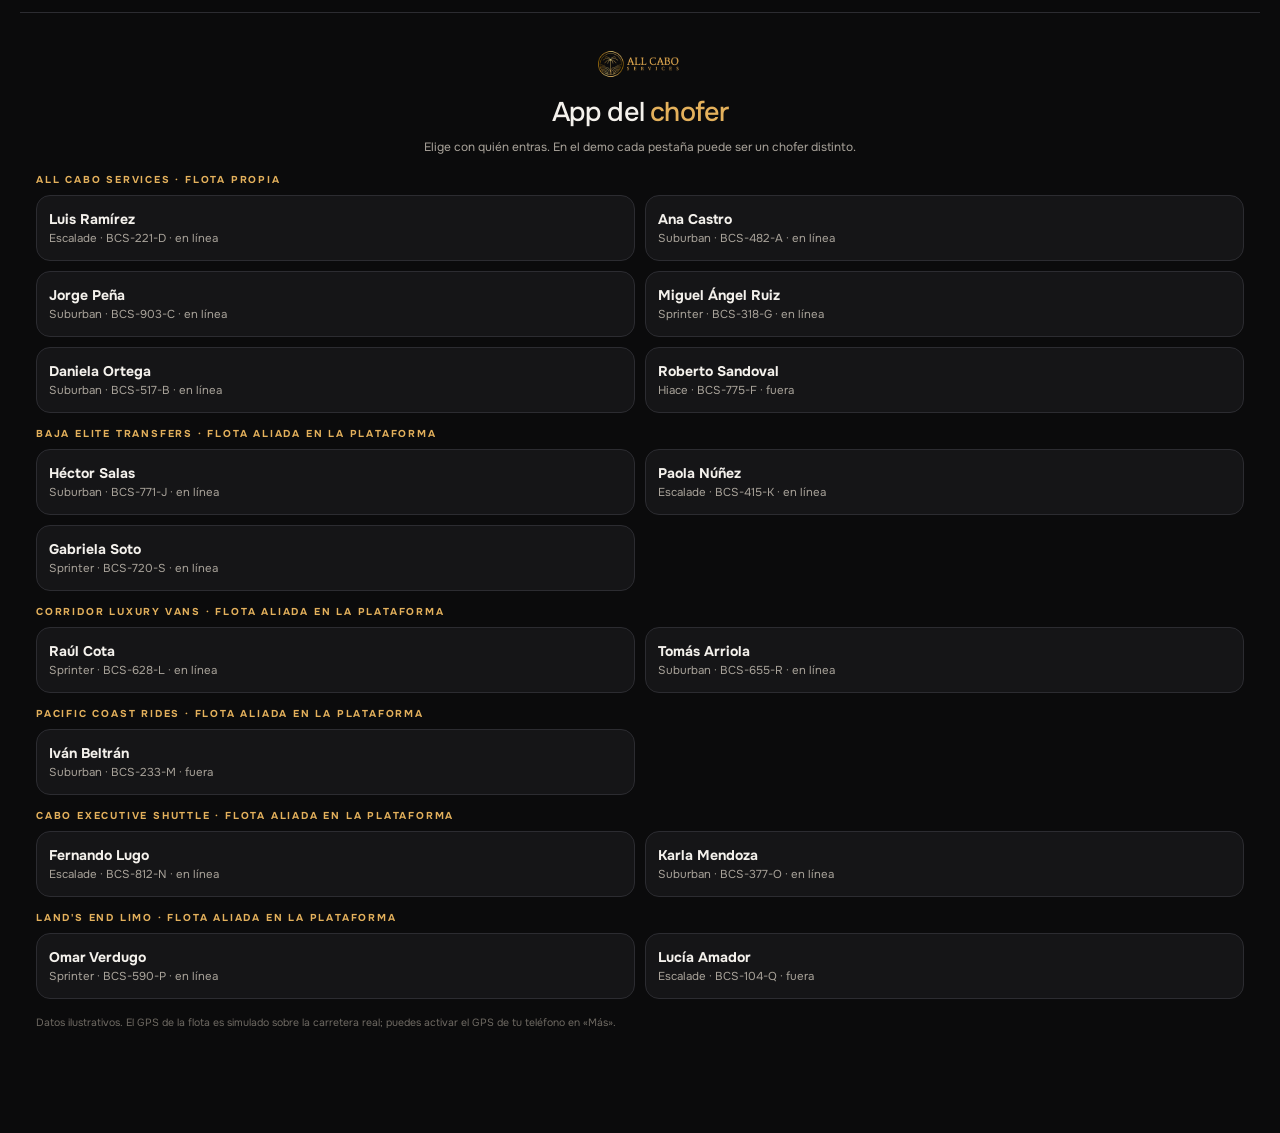
<file: chofer/index.html>
<!doctype html>
<html lang="es-MX">
<head>
<meta charset="utf-8">
<meta name="viewport" content="width=device-width, initial-scale=1, viewport-fit=cover">
<meta name="apple-mobile-web-app-capable" content="yes">
<meta name="theme-color" content="#0B0B0C">
<title>All Cabo Services · Chofer</title>
<link rel="manifest" href="manifest.webmanifest">
<link rel="icon" href="../shared/img/fav.svg">
<link rel="preconnect" href="https://fonts.googleapis.com"><link href="https://fonts.googleapis.com/css2?family=Onest:wght@400;500;600;700;800&display=swap" rel="stylesheet">
<link rel="stylesheet" href="../shared/vendor/leaflet.min.css">
<link rel="stylesheet" href="../shared/brand.css?v=7">
<style>
  body { max-width: 480px; margin: 0 auto; min-height: 100vh; }
  .top { display: flex; align-items: center; justify-content: space-between; padding: 12px 16px 6px 16px; gap: 10px; }
  .top img { height: 22px; display: block; }
  .sw { display: inline-flex; align-items: center; gap: 8px; background: var(--panel2); border: 1px solid var(--line); border-radius: 999px; padding: 4px 6px 4px 12px; font-size: 12px; font-weight: 700; }
  .sw i { width: 40px; height: 24px; border-radius: 999px; background: var(--line2); position: relative; transition: background-color 180ms ease; display: inline-block; }
  .sw i::after { content: ''; position: absolute; top: 3px; left: 3px; width: 18px; height: 18px; border-radius: 50%; background: #fff; transition: transform 180ms var(--ease); }
  .sw.on i { background: var(--ok); } .sw.on i::after { transform: translateX(16px); }
  main { padding: 6px 16px calc(92px + env(safe-area-inset-bottom)) 16px; }
  h1.t { font-weight: 500; font-size: 27px; line-height: 1.02; letter-spacing: -.03em; margin: 6px 0 12px 0; } h1.t em { font-style: normal; color: var(--gold); }
  nav.bottom { position: fixed; left: 50%; transform: translateX(-50%); bottom: 0; width: 100%; max-width: 480px; background: rgba(11,11,12,.92); backdrop-filter: blur(14px); -webkit-backdrop-filter: blur(14px); border-top: 1px solid var(--line); display: flex; padding: 8px 6px calc(8px + env(safe-area-inset-bottom)) 6px; z-index: 40; }
  nav.bottom .tab { flex: 1; display: flex; flex-direction: column; align-items: center; gap: 4px; color: var(--muted); font-size: 10.5px; font-weight: 700; letter-spacing: .04em; padding: 6px 0; border-radius: 12px; position: relative; transition: transform 160ms var(--ease), color 160ms ease; }
  nav.bottom .tab svg { width: 22px; height: 22px; stroke: currentColor; fill: none; stroke-width: 1.8; stroke-linecap: round; stroke-linejoin: round; }
  nav.bottom .tab.on { color: var(--gold); }
  nav.bottom .tab .n { position: absolute; top: 2px; right: 22%; background: var(--brick2); color: #fff; font-size: 9.5px; font-weight: 800; border-radius: 999px; padding: 1px 6px; }
  .kpis { display: grid; grid-template-columns: repeat(3, 1fr); gap: 8px; margin-bottom: 12px; }
  .kpi { background: var(--panel); border: 1px solid var(--line); border-radius: 14px; padding: 10px 12px; }
  .kpi small { display: block; font-size: 9.5px; letter-spacing: .12em; text-transform: uppercase; color: var(--muted); font-weight: 700; margin-bottom: 4px; }
  .kpi b { display: block; font-size: 20px; letter-spacing: -.02em; line-height: 1; }
  .trip { display: flex; gap: 12px; padding: 13px; border-radius: 16px; background: var(--panel); border: 1px solid var(--line); margin-bottom: 10px; width: 100%; text-align: left; transition: transform 160ms var(--ease), border-color 160ms ease; }
  .trip.new { border-color: var(--gold); background: #1E1A12; }
  .trip.live { border-color: var(--ok); }
  .trip .hr { min-width: 54px; text-align: center; } .trip .hr b { display: block; font-size: 18px; line-height: 1.1; } .trip .hr span { font-size: 10px; color: var(--muted); }
  .trip .rt { flex: 1; min-width: 0; } .trip .rt b { display: block; font-size: 14px; } .trip .rt span { display: block; font-size: 12px; color: var(--muted); margin-top: 2px; }
  .mapwrap { position: relative; height: 42vh; min-height: 280px; border-radius: 18px; overflow: hidden; border: 1px solid var(--line); margin-bottom: 12px; }
  .mapwrap .eta { position: absolute; left: 12px; top: 12px; z-index: 500; background: rgba(11,11,12,.86); border: 1px solid var(--line2); border-radius: 12px; padding: 8px 12px; }
  .mapwrap .eta b { display: block; font-size: 20px; line-height: 1; } .mapwrap .eta span { font-size: 11px; color: var(--muted); }
  .mapwrap .tag { position: absolute; right: 12px; top: 12px; z-index: 500; }
  .big { width: 100%; border-radius: 16px; padding: 17px; font-size: 17px; font-weight: 800; background: var(--gold); color: var(--gold-ink); transition: transform 160ms var(--ease); }
  .big.ok { background: var(--ok); color: #06140C; } .big.info { background: var(--info); color: #08202E; }
  .acts { display: grid; grid-template-columns: repeat(3, 1fr); gap: 8px; margin-top: 10px; }
  .acts .btn { flex-direction: column; gap: 4px; padding: 10px 6px; font-size: 12px; text-decoration: none; }
  .acts .btn span { font-size: 18px; }
  .plate { display: inline-block; font-weight: 800; letter-spacing: .12em; background: #F4F1EC; color: #111; border-radius: 6px; padding: 3px 8px; font-size: 12px; border: 2px solid #999; }
  .ck { display: flex; align-items: center; justify-content: space-between; padding: 12px 0; border-bottom: 1px solid var(--line); }
  .ck:last-child { border-bottom: 0; }
  .roles { display: grid; grid-template-columns: 1fr 1fr; gap: 10px; }
  .roles button { background: var(--panel); border: 1px solid var(--line); border-radius: 14px; padding: 14px 12px; text-align: left; color: var(--text); transition: transform 160ms var(--ease), border-color 160ms ease; }
  .roles button b { display: block; font-size: 14px; } .roles button span { display: block; font-size: 11.5px; color: var(--muted); margin-top: 3px; }
  html[data-device="desktop"] body { max-width: 1240px; display: flex; flex-direction: column; min-height: 100vh; }
  html[data-device="desktop"] nav.bottom { order: -1; position: sticky; top: 0; transform: none; left: auto; max-width: none; border-top: 0; border-bottom: 1px solid var(--line); justify-content: flex-start; padding: 6px 12px; gap: 4px; }
  html[data-device="desktop"] nav.bottom .tab { flex: 0 0 auto; flex-direction: row; gap: 8px; padding: 9px 14px; font-size: 12.5px; letter-spacing: .02em; }
  html[data-device="desktop"] nav.bottom .tab.on { background: var(--panel3); } html[data-device="desktop"] nav.bottom .tab .n { position: static; margin-left: 4px; }
  html[data-device="desktop"] nav.bottom .tab svg { width: 18px; height: 18px; }
  .desk { display: grid; grid-template-columns: 440px minmax(0, 1fr); gap: 18px; padding: 0 16px 40px 16px; }
  .desk main { padding: 6px 0 20px 0; } .desk .colR { position: sticky; top: 64px; align-self: start; } .desk .colR .mapwrap { height: 56vh; }
  .mapwrap .mapstyle { top: auto; bottom: 12px; }
  .etiq { display: inline-block; font-size: 10px; letter-spacing: .1em; text-transform: uppercase; color: var(--gold); font-weight: 800; margin-right: 6px; }
  .foto { height: 92px; border-radius: 12px; border: 1px dashed var(--line2); display: grid; place-items: center; color: var(--muted); font-size: 12px; margin-top: 8px; }
</style>
</head>
<body>
<div id="root"></div>
<div id="overlay"></div>
<div id="toast"></div>
<nav class="bottom" id="nav"></nav>
<script src="../shared/vendor/leaflet.min.js"></script>
<script src="../shared/rutas.js?v=7"></script>
<script src="../shared/core.js?v=7"></script>
<script>
(function () {
  'use strict';
  const $ = (s, r = document) => r.querySelector(s); const $$ = (s, r = document) => Array.from(r.querySelectorAll(s));
  const esc = (s) => String(s == null ? '' : s).replace(/[&<>"']/g, c => ({ '&': '&amp;', '<': '&lt;', '>': '&gt;', '"': '&quot;', "'": '&#39;' }[c]));
  const A = window.ACS; const usd = A.usd, mxn = A.mxn; const hoy = A.hoy();
  const qs = new URLSearchParams(location.search); if (qs.get('id')) sessionStorage.setItem('acs_chofer', qs.get('id'));
  let id = sessionStorage.getItem('acs_chofer') || null; const yo = () => A.chofer(id);
  let view = location.hash.replace('#', '') || 'hoy'; let sel = { tripId: null }; let map = null, layers = {}; let toastT = null; let watchId = null;
  function toast(m) { const t = $('#toast'); t.innerHTML = `<div class="toast">${esc(m)}</div>`; clearTimeout(toastT); toastT = setTimeout(() => t.innerHTML = '', 2800); if (navigator.vibrate) navigator.vibrate(40); }
  function sheet(html) { $('#overlay').innerHTML = `<div class="sheet-bg" id="sheetBg"><div class="sheet">${html}</div></div>`; $('#sheetBg').addEventListener('click', e => { if (e.target.id === 'sheetBg') closeSheet(); }); }
  function closeSheet() { $('#overlay').innerHTML = ''; }
  const ini = (n) => n.split(' ').map(x => x[0]).slice(0, 2).join('').toUpperCase();
  const lugarN = (i) => { const l = A.lugar(i); return l ? (l.corto || l.nombre) : '—'; };
  const NAV = [['hoy', 'Hoy', '<svg viewBox="0 0 24 24"><rect x="3" y="5" width="18" height="16" rx="3"/><path d="M8 3v4M16 3v4M3 10h18"/></svg>'], ['viaje', 'Viaje', '<svg viewBox="0 0 24 24"><path d="M3 17l3-8h12l3 8M5 17h14v3H5zM7 13h10"/></svg>'], ['gastos', 'Gastos', '<svg viewBox="0 0 24 24"><rect x="2" y="6" width="20" height="12" rx="2"/><circle cx="12" cy="12" r="2.5"/></svg>'], ['mas', 'Más', '<svg viewBox="0 0 24 24"><circle cx="5" cy="12" r="1.6"/><circle cx="12" cy="12" r="1.6"/><circle cx="19" cy="12" r="1.6"/></svg>']];
  const misHoy = () => A.viajesDe(id, hoy).filter(v => v.estado !== 'cancelado').sort((a, b) => a.hora < b.hora ? -1 : 1);
  const activo = () => A.viajeActivo(id) || misHoy().find(v => v.estado === 'asignado' || v.estado === 'aceptado') || null;
  function renderNav() { const nuevos = misHoy().filter(v => v.estado === 'asignado').length; $('#nav').innerHTML = NAV.map(([v, l, ic]) => `<button class="tab ${view === v ? 'on' : ''}" data-v="${v}">${ic}<span>${l}</span>${v === 'viaje' && nuevos ? `<span class="n">${nuevos}</span>` : ''}</button>`).join(''); $$('#nav [data-v]').forEach(b => b.onclick = () => go(b.dataset.v)); }
  function go(v) { view = v; location.hash = v; render(); window.scrollTo(0, 0); }
  function header() { const c = yo(); const veh = A.vehiculo(c.vehiculoId); const pr = A.proveedor(c.proveedorId); return `<div class="top"><div class="row" style="gap:10px;"><div class="avatar">${ini(c.nombre)}</div><div><b style="font-size:14px;">${esc(c.nombre)}</b><div class="small muted">${esc(A.TIPOS_VEHICULO[veh.tipo].corto)} · <span class="plate" style="font-size:10px;padding:1px 6px;">${esc(veh.placa)}</span>${pr && !pr.propio ? ' · ' + esc(pr.nombre) + ' <span class="pill info" style="font-size:9px;">flota aliada</span>' : ''}</div></div></div><button class="sw ${c.enLinea ? 'on' : ''}" id="swOn">${c.enLinea ? 'En línea' : 'Fuera'}<i></i></button></div>`; }
  function bindHeader() { $('#swOn').onclick = () => { A.setEnLinea(id, !yo().enLinea); toast(yo().enLinea ? 'Estás en línea: te llegan viajes' : 'Fuera de línea'); render(); }; }

  // ═════════════ login ═════════════
  function vLogin() {
    $('#root').innerHTML = `<main><img src="../shared/img/logo.png" alt="All Cabo Services" style="height:34px;display:block;margin:28px auto 18px auto;"><h1 class="t" style="text-align:center;">App del <em>chofer</em></h1><p class="muted small" style="text-align:center;margin:0 0 18px 0;">Elige con quién entras. En el demo cada pestaña puede ser un chofer distinto.</p>${A.db.proveedores.map(p => { const cs = A.db.choferes.filter(c => (c.proveedorId || 'acs') === p.id); return cs.length ? `<h3 class="eyebrow" style="margin:14px 0 8px 0;">${esc(p.nombre)}${p.propio ? ' · flota propia' : ' · flota aliada en la plataforma'}</h3><div class="roles">${cs.map(c => { const v = A.vehiculo(c.vehiculoId); return `<button data-id="${c.id}"><b>${esc(c.nombre)}</b><span>${esc(A.TIPOS_VEHICULO[v.tipo].corto)} · ${esc(v.placa)} · ${c.enLinea ? 'en línea' : 'fuera'}</span></button>`; }).join('')}</div>` : ''; }).join('')}<p class="legal" style="margin-top:16px;">Datos ilustrativos. El GPS de la flota es simulado sobre la carretera real; puedes activar el GPS de tu teléfono en «Más».</p></main>`;
    $('#nav').innerHTML = ''; $$('[data-id]').forEach(b => b.onclick = () => { id = b.dataset.id; sessionStorage.setItem('acs_chofer', id); render(); });
  }

  // ═════════════ HOY ═════════════
  function tripCard(v) { const done = v.estado === 'completado'; const live = A.EN_RUTA.includes(v.estado); return `<button class="trip ${v.estado === 'asignado' ? 'new' : ''} ${live ? 'live' : ''}" data-t="${v.id}"><div class="hr"><b>${esc(v.hora)}</b><span>${v.horaOriginal ? 'ajustada' : (v.vuelo ? esc(v.vuelo.num) : 'recogida')}</span></div><div class="rt"><b>${v.etiqueta ? '<span class="etiq">' + esc(v.etiqueta) + '</span>' : ''}${esc(lugarN(v.origenId))} → ${esc(lugarN(v.destinoId))}${v.modo === 'horas' ? ' · espera ' + v.horas + ' h' : (v.regresoHora ? ' · regreso ' + esc(v.regresoHora) : (v.redondo ? ' · redondo' : ''))}</b><span>${esc(v.nombre)} · ${v.pasajeros} pax · ${v.maletas} maletas${(v.paradas || []).length ? ' · ' + v.paradas.length + ' parada' + (v.paradas.length > 1 ? 's' : '') : ''}${v.extras.length ? ' · ' + v.extras.map(x => esc((A.db.config.extras.find(e => e.id === x) || {}).es || x)).join(', ') : ''}${v.itinerarioId ? ' · estancia' : ''}</span><span style="margin-top:6px;"><span class="pill" style="color:${A.ESTADOS[v.estado].color}">${esc(A.ESTADOS[v.estado].es)}</span>${v.pago.metodo === 'efectivo' && !done ? ' <span class="pill warn">cobrar ' + usd(v.precio.total) + ' en efectivo</span>' : ''}${v.estado === 'asignado' ? ' <span class="pill gold">toca para aceptar</span>' : ''}</span></div><div class="num" style="font-weight:800;">${usd(v.precio.total)}</div></button>`; }
  function vHoy() {
    const c = yo(); const vs = misHoy(); const done = vs.filter(v => v.estado === 'completado'); const gan = done.reduce((a, v) => a + v.costo.chofer, 0); const prox = A.viajesDe(id).filter(v => v.fecha > hoy && v.estado !== 'cancelado').slice(0, 4);
    const pr = A.proveedor(c.proveedorId); const html = `<main><h1 class="t">Hoy, <em>${esc(A.fechaLarga(hoy).split(' ')[0].toLowerCase())} ${hoy.split('-')[2]}.</em></h1>
      <div class="kpis"><div class="kpi"><small>Viajes hoy</small><b>${done.length}<span class="muted" style="font-size:13px;"> / ${vs.length}</span></b></div><div class="kpi"><small>Ganancia hoy</small><b>${mxn(gan).replace(' MXN', '')}</b></div><div class="kpi"><small>Calificación</small><b><span class="stars">★</span> ${c.calificacion.toFixed(1)}</b></div></div>
      ${!c.enLinea ? '<div class="card gold" style="margin-bottom:10px;"><b>Estás fuera de línea.</b><div class="small muted">Activa «En línea» arriba para que la plataforma te asigne viajes cercanos.</div></div>' : ''}${pr && !pr.propio ? `<div class="card" style="margin-bottom:10px;"><b>Trabajas dentro de la plataforma All Cabo.</b><div class="small muted">Tu flota: ${esc(pr.nombre)}. Los viajes que te lleguen se cobran al cliente por la app y se liquidan a tu empresa; para el pasajero, eres All Cabo Services.</div></div>` : ''}
      ${vs.map(tripCard).join('') || '<div class="card muted small">Sin viajes hoy.</div>'}
      ${prox.length ? `<h3 class="eyebrow" style="margin:14px 0 8px 0;">Próximos días</h3>${prox.map(v => `<button class="trip" data-t="${v.id}"><div class="hr"><b>${esc(v.hora)}</b><span>${esc(A.fechaLarga(v.fecha).split(' ').slice(0, 2).join(' '))}</span></div><div class="rt"><b>${esc(lugarN(v.origenId))} → ${esc(lugarN(v.destinoId))}</b><span>${esc(v.nombre)} · ${v.pasajeros} pax${v.vuelo ? ' · ' + esc(v.vuelo.num) : ''}</span></div><div class="num" style="font-weight:800;">${usd(v.precio.total)}</div></button>`).join('')}` : ''}</main>`;
    return { html, bind: () => { $$('[data-t]').forEach(b => b.onclick = () => { sel.tripId = b.dataset.t; if (esDesk()) { render(); } else go('viaje'); }); } };
  }

  // ═════════════ VIAJE ═════════════
  function vViaje() {
    const v = (sel.tripId && A.viaje(sel.tripId)) || activo(); if (!v) return { html: `<main><h1 class="t">Sin viaje <em>activo.</em></h1><div class="card muted small">Cuando la plataforma te asigne un viaje aparece aquí con el mapa, el cliente y los botones de estado.</div></main>`, bind: () => { } };
    const c = yo(); const cli = A.cliente(v.clienteId); const o = A.lugar(v.origenId), d = A.lugar(v.destinoId); const e = A.eta(v); const done = ['completado', 'cancelado', 'no_show'].includes(v.estado); const msgs = A.mensajesDe(v.id);
    const meta = v.estado === 'a_bordo' ? d : o; const nav = `https://www.google.com/maps/dir/?api=1&destination=${meta.pos[0]},${meta.pos[1]}&travelmode=driving`;
    const etaTxt = v.estado === 'en_camino' ? (e && e.llegado ? 'Llegaste al punto' : `${e ? e.min : '—'} min`) : v.estado === 'a_bordo' ? (e && e.llegado ? 'Llegaste al destino' : `${e ? e.min : '—'} min`) : v.estado === 'llegue' ? 'Esperando al pasajero' : done ? A.ESTADOS[v.estado].es : `Recoger ${v.hora}`;
    const etaSub = v.estado === 'a_bordo' ? `a ${lugarN(v.destinoId)} · ${e ? e.km.toFixed(1) : '—'} km` : v.estado === 'en_camino' ? `al punto de recogida · ${e ? e.km.toFixed(1) : '—'} km` : `${lugarN(v.origenId)}${v.distanciaChofer != null && v.estado === 'asignado' ? ' · a ' + v.distanciaChofer + ' km de ti' : ''}`;
    const boton = { asignado: ['Aceptar viaje', 'aceptado', ''], aceptado: ['En camino a recoger', 'en_camino', ''], en_camino: ['Llegué al punto', 'llegue', 'info'], llegue: ['Pasajero a bordo', 'a_bordo', 'ok'], a_bordo: ['Completar viaje', 'completado', 'ok'] }[v.estado];
    const it = v.itinerarioId ? A.itinerario(v.itinerarioId) : null; const itV = it ? it.viajeIds.map(A.viaje).filter(Boolean).sort((a, b) => (a.fecha + a.hora) < (b.fecha + b.hora) ? -1 : 1) : []; const diaEst = it ? Math.max(1, Math.round((new Date(v.fecha) - new Date(it.llegada.fecha)) / 86400000) + 1) : 0;
    const html = `<main><div class="row" style="margin-bottom:10px;"><button class="btn ghost sm" id="vBack">‹ Hoy</button><span class="pill" style="color:${A.ESTADOS[v.estado].color}">${esc(A.ESTADOS[v.estado].es)}</span></div>
      <div class="mapwrap"><div id="map" class="map"></div><div class="eta"><b>${etaTxt}</b><span>${esc(etaSub)}</span></div>${!done ? (c.gpsReal ? '<span class="pill ok tag">GPS del teléfono</span>' : '<span class="pill gold tag">demo · GPS ×' + A.db.config.factorDemo + '</span>') : ''}</div>
      ${boton && !done ? `<button class="big ${boton[2]}" id="vGo">${boton[0]}</button>` : ''}
      ${!done ? `<div class="acts"><a class="btn sec" href="${nav}" target="_blank" rel="noopener"><span>🧭</span>Navegar</a><a class="btn sec" href="tel:${esc(cli ? cli.tel.replace(/\s/g, '') : '')}"><span>📞</span>Llamar</a>${A.chatAbierto(v) ? `<button class="btn sec" id="vChat"><span>💬</span>Mensajes${msgs.length ? ' (' + msgs.length + ')' : ''}</button>` : `<button class="btn sec" disabled style="opacity:.45;"><span>💬</span>Mensajes</button>`}</div>${A.chatAbierto(v) ? '' : '<p class="legal" style="margin-top:6px;">La mensajería con el pasajero se abre cuando vas en camino y se cierra al completar el viaje. Antes, llámalo si hace falta.</p>'}` : ''}
      <div class="card" style="margin-top:12px;"><div class="row"><div><b style="font-size:16px;">${esc(v.nombre)}</b><div class="small muted">${cli ? esc(cli.ciudad) + ' · ' + cli.visitas + ' viajes con nosotros' + (cli.vip ? ' · <span class="pill gold">VIP</span>' : '') : ''}</div></div><div class="num" style="font-weight:800;font-size:18px;">${usd(v.precio.total)}</div></div>
        <div class="kv" style="margin-top:8px;"><span>Ruta</span><span style="text-align:right;">${v.etiqueta ? '<span class="etiq">' + esc(v.etiqueta) + '</span>' : ''}${esc(o.nombre)} → ${esc(d.nombre)}${v.redondo ? ' · redondo' : ''}</span></div>${v.modo === 'horas' ? `<div class="kv"><span>Servicio</span><span style="text-align:right;"><b>Por hora · ${v.horas} h</b> · te quedas con el pasajero y lo regresas</span></div>` : ''}${v.regresoHora ? `<div class="kv"><span>Regreso</span><span>Lo recoges de vuelta a las <b>${esc(v.regresoHora)}</b></span></div>` : ''}${(v.paradas || []).length ? `<div class="kv"><span>Paradas</span><span style="text-align:right;">${v.paradas.map(p => esc(p.texto || lugarN(p.lugarId))).join(' · ')}</span></div>` : ''}${it ? `<div class="kv"><span>Estancia</span><span style="text-align:right;">Día ${diaEst} de ${it.noches + 1} · ${esc(lugarN(it.hotelId))} · ${itV.length} traslados en total${it.notas ? '<br><span class="small muted">' + esc(it.notas) + '</span>' : ''}</span></div>` : ''}${(v.compartidoCon || []).length ? `<div class="kv"><span>Grupo</span><span style="text-align:right;">Viaje compartido entre ${v.compartidoCon.length + 1} personas${v.partes ? ' · ' + Object.values(v.partes).filter(p => p.estado === 'pagado').length + ' de ' + Object.keys(v.partes).length + ' ya pagaron' : ''}</span></div>` : ''}<div class="kv"><span>Recogida</span><span><b>${esc(v.hora)}</b>${v.horaOriginal ? ` <span class="pill warn">era ${esc(v.horaOriginal)} · vuelo ${v.vuelo.estado}</span>` : ''}</span></div>${v.vuelo ? `<div class="kv"><span>Vuelo</span><span style="text-align:right;">${esc(v.vuelo.num)} ${esc(v.vuelo.aerolinea)}${v.vuelo.origen ? ' · ' + esc(v.vuelo.origen) : ''} · <span class="pill ${v.vuelo.estado === 'a tiempo' ? 'ok' : 'warn'}">${v.vuelo.estado === 'a tiempo' ? 'a tiempo' : v.vuelo.estado + ' ' + Math.abs(v.vuelo.minutos) + ' min'}</span></span></div>` : ''}<div class="kv"><span>Pasajeros</span><span>${v.pasajeros} · ${v.maletas} maletas</span></div>${v.extras.length ? `<div class="kv"><span>Extras</span><span style="text-align:right;">${v.extras.map(x => esc((A.db.config.extras.find(e => e.id === x) || {}).es || x)).join(' · ')}</span></div>` : ''}${cli && cli.preferencias ? `<div class="kv"><span>Preferencias</span><span style="text-align:right;">${esc(cli.preferencias)}</span></div>` : ''}${v.notas ? `<div class="kv"><span>Notas</span><span style="text-align:right;">${esc(v.notas)}</span></div>` : ''}<div class="kv"><span>Pago</span><span>${esc(A.METODOS[v.pago.metodo].es)} · <span class="pill ${v.pago.estado === 'aprobado' || v.pago.estado === 'cobrado' ? 'ok' : 'warn'}">${v.pago.estado === 'aprobado' ? 'pagado' : v.pago.estado === 'cobrado' ? 'cobrado' : v.pago.metodo === 'efectivo' ? 'cobrar al pasajero' : 'por confirmar en oficina'}</span></span></div>${v.origenId === 'sjd' && !done ? '<div class="kv"><span>Punto de encuentro</span><span style="text-align:right;">Puerta 3 · letrero All Cabo Services</span></div>' : ''}</div>
      ${!done && v.estado !== 'asignado' ? `<div class="grid2" style="margin-top:10px;">${v.estado === 'llegue' ? '<button class="btn ghost" id="vNoShow">No llegó el pasajero</button>' : '<span></span>'}<button class="btn ghost" id="vChofer" style="color:var(--bad);">Reportar problema</button></div>` : ''}
      ${it && itV.length > 1 ? `<div class="card" style="margin-top:10px;"><h3>Su semana <span>· lo que sigue de esta estancia</span></h3>${itV.filter(x => x.id !== v.id && x.fecha >= hoy).slice(0, 4).map(x => `<div class="kv"><span>${esc(x.fecha.slice(5))} ${esc(x.hora)} · ${esc(x.etiqueta || lugarN(x.destinoId))}</span><span class="small muted">${x.choferId === id ? 'tuyo' : (x.choferId ? esc(A.chofer(x.choferId).nombre.split(' ')[0]) : 'por asignar')}</span></div>`).join('') || '<div class="muted small">Nada más pendiente.</div>'}</div>` : ''}
      <p class="legal" style="margin-top:12px;">Los botones de estado avisan al cliente por la app y a la central al instante.</p></main>`;
    const bind = () => {
    $('#vBack').onclick = () => { sel.tripId = null; go('hoy'); };
    const g = $('#vGo'); if (g) g.onclick = () => { const to = boton[1]; if (to === 'completado' && v.pago.metodo === 'efectivo') { sheet(`<h3>Cobro en efectivo</h3><p class="small muted">Confirma que recibiste <b style="color:var(--text)">${usd(v.precio.total)}</b> (o ${mxn(v.precio.total * A.db.config.tipoCambio)}).</p><button class="btn xl full ok" id="cobro">Recibí el efectivo</button>`); $('#cobro').onclick = () => { closeSheet(); A.cambiarEstado(v.id, 'completado', c.nombre); cierre(v); }; return; } A.cambiarEstado(v.id, to, c.nombre); toast({ aceptado: 'Viaje aceptado', en_camino: 'El cliente ya ve tu camioneta en el mapa', llegue: 'Avisamos al pasajero que llegaste', a_bordo: 'Buen viaje', completado: 'Viaje completado' }[to]); if (to === 'completado') cierre(v); else render(); };
    const ch = $('#vChat'); if (ch) ch.onclick = () => chat(v);
    const ns = $('#vNoShow'); if (ns) ns.onclick = () => { if (confirm('¿Marcar que el pasajero no llegó? La central lo verá y aplica la política de no-show.')) { A.cambiarEstado(v.id, 'no_show', c.nombre); sel.tripId = null; go('hoy'); } };
    const rp = $('#vChofer'); if (rp) rp.onclick = () => { sheet(`<h3>Reportar problema</h3><div class="chips" style="margin-top:8px;">${['Tráfico fuerte', 'Falla mecánica', 'Cliente no contesta', 'Accidente menor'].map(t => `<button class="chip" data-r="${t}">${t}</button>`).join('')}</div>`); $$('[data-r]').forEach(b => b.onclick = () => { A.log(c.nombre, 'Reporte: ' + b.dataset.r + ' · ' + v.nombre); A.save(); closeSheet(); toast('Reporte enviado a la central'); }); };
    dibujarMapa(v);
    }; return { html, bind };
  }
  function cierre(v) { const c = yo(); sheet(`<div style="text-align:center;"><div class="avatar" style="width:64px;height:64px;font-size:22px;margin:6px auto 10px auto;background:var(--ok);color:#06140C;">✓</div><h3 style="font-size:20px;">Viaje completado</h3><p class="small muted">${esc(v.nombre)} · ${usd(v.precio.total)} · tu pago ${mxn(v.costo.chofer)}</p></div><h3 style="margin-top:12px;">¿Registras un gasto de este viaje?</h3><div class="grid2"><div><label class="lbl">Tipo</label><select class="txt" id="gTipo"><option value="gasolina">Gasolina</option><option value="caseta">Caseta</option><option value="lavado">Lavado</option><option value="otro">Otro</option></select></div><div><label class="lbl">Monto MXN</label><input class="txt" id="gMonto" type="number" value="620" inputmode="decimal"></div></div><div class="foto" id="gFoto">📷 Tomar foto del ticket (simulado)</div><div class="grid2" style="margin-top:12px;"><button class="btn sec" id="gSkip">Sin gasto</button><button class="btn" id="gGo">Guardar gasto</button></div>`); $('#gFoto').onclick = () => { $('#gFoto').textContent = '✓ Foto adjunta · ticket_' + Date.now().toString(36) + '.jpg'; }; $('#gSkip').onclick = () => { closeSheet(); sel.tripId = null; go('hoy'); }; $('#gGo').onclick = () => { A.registrarGasto({ choferId: id, vehiculoId: c.vehiculoId, tipo: $('#gTipo').value, monto: Number($('#gMonto').value) || 0, viajeId: v.id, foto: $('#gFoto').textContent.startsWith('✓') }); closeSheet(); toast('Gasto registrado'); sel.tripId = null; go('hoy'); }; }
  function chat(v) {
    if (!A.chatAbierto(v)) { toast('La mensajería solo está abierta durante el viaje'); return; }
    const draw = () => { const ms = A.mensajesDe(v.id); $('#chatBox').innerHTML = ms.map(m => `<div class="cb ${m.de === 'chofer' ? 'me' : 'them'}">${esc(m.texto)}<time>${new Date(m.t).toTimeString().slice(0, 5)}</time></div>`).join('') || '<div class="muted small" style="text-align:center;">Sin mensajes. El cliente ve lo que escribas al instante.</div>'; $('#chatBox').scrollTop = 1e6; };
    sheet(`<div class="row"><div><b>${esc(v.nombre)}</b><div class="small muted">Pasajero · ${esc(lugarN(v.origenId))} → ${esc(lugarN(v.destinoId))}</div></div><button class="btn sec sm" id="cls">Cerrar</button></div><div class="chat" id="chatBox" style="margin-top:10px;"></div><div class="chips" style="margin-top:8px;">${['I am on my way, ETA 15 min', 'I am at Door 3 with the ACS sign', 'Black Escalade, plate ' + A.vehiculo(yo().vehiculoId).placa, 'Take your time, no rush'].map(t => `<button class="chip" data-q="${esc(t)}">${esc(t)}</button>`).join('')}</div><div class="row" style="margin-top:10px;"><input class="txt" id="chatIn" placeholder="Mensaje…"><button class="btn" id="chatGo">Enviar</button></div>`);
    $('#cls').onclick = closeSheet; draw(); const send = (t) => { if (!t.trim()) return; A.enviarMensaje(v.id, 'chofer', t.trim()); $('#chatIn').value = ''; draw(); }; $('#chatGo').onclick = () => send($('#chatIn').value); $('#chatIn').onkeydown = (e) => { if (e.key === 'Enter') send($('#chatIn').value); }; $$('[data-q]').forEach(b => b.onclick = () => send(b.dataset.q)); window.__chatViaje = v.id;
  }
  const carIcon = (cls) => L.divIcon({ className: 'mk', html: `<div class="${cls}">🚘</div>`, iconSize: [34, 34], iconAnchor: [17, 17] });
  const pinIcon = (dest, label) => L.divIcon({ className: 'mk', html: `<div style="position:relative;"><div class="mk-pin ${dest ? 'dest' : ''}"></div><div class="mk-lbl">${esc(label)}</div></div>`, iconSize: [16, 16], iconAnchor: [8, 8] });
  function dibujarMapa(v) {
    const el = $('#map'); if (!el) return; const o = A.lugar(v.origenId), d = A.lugar(v.destinoId); const c = yo();
    map = A.mapa(el, { idioma: 'es' });
    const r = A.rutaViaje(v); layers = { viajeId: v.id };
    layers.dest = L.polyline(r.destino, { color: '#E4B15C', weight: 5, opacity: .95 }).addTo(map);
    if (r.recoger) layers.rec = L.polyline(r.recoger, { color: '#F4F1EC', weight: 4, dashArray: '6 8', opacity: .9 }).addTo(map);
    (v.paradas || []).forEach(p => { const l = p.lugarId ? A.lugar(p.lugarId) : null; if (l) L.marker(l.pos, { icon: pinIcon(false, 'Parada · ' + (l.corto || l.nombre)) }).addTo(map); });
    L.marker(o.pos, { icon: pinIcon(false, 'Recoger · ' + (o.corto || o.nombre)) }).addTo(map); L.marker(d.pos, { icon: pinIcon(true, d.corto || d.nombre) }).addTo(map);
    layers.car = L.marker(c.pos, { icon: carIcon('mk-car busy'), zIndexOffset: 1000 }).addTo(map);
    map.fitBounds(L.latLngBounds([o.pos, d.pos, c.pos]), { padding: [36, 36] });
  }
  function actualizarMapa() { if (!map || !layers.viajeId) return; const v = A.viaje(layers.viajeId); const c = yo(); if (!v || !c) return; if (layers.car) layers.car.setLatLng(c.pos); const e = A.eta(v); const el = $('.mapwrap .eta b'); if (el && e && A.EN_RUTA.includes(v.estado) && v.estado !== 'llegue') el.textContent = e.llegado ? (v.estado === 'a_bordo' ? 'Llegaste al destino' : 'Llegaste al punto') : `${e.min} min`; const sub = $('.mapwrap .eta span'); if (sub && e && A.EN_RUTA.includes(v.estado)) sub.textContent = (v.estado === 'a_bordo' ? 'a ' + lugarN(v.destinoId) : 'al punto de recogida') + ' · ' + e.km.toFixed(1) + ' km'; if (v.sim && v.sim.fase === 'a_recoger' && layers.rec) { const i = v.sim.cum.findIndex(x => x >= v.sim.avance); layers.rec.setLatLngs([c.pos].concat(v.sim.pts.slice(Math.max(1, i)))); } if (v.sim && v.sim.fase === 'a_destino' && layers.dest) { const i = v.sim.cum.findIndex(x => x >= v.sim.avance); layers.dest.setLatLngs([c.pos].concat(v.sim.pts.slice(Math.max(1, i)))); } if (e && e.llegado && !layers.avisado) { layers.avisado = true; const b = $('#vGo'); if (b) b.classList.add('ok'); } }

  // ═════════════ GASTOS ═════════════
  function vGastos() {
    const c = yo(); const desde = A.sumaDias(hoy, -30); const gs = A.db.gastos.filter(g => g.choferId === id && g.fecha >= desde).sort((a, b) => (b.fecha + (b.hora || '')) < (a.fecha + (a.hora || '')) ? -1 : 1); const tot = gs.reduce((a, g) => a + g.monto, 0); const por = {}; gs.forEach(g => por[g.tipo] = (por[g.tipo] || 0) + g.monto);
    const html = `<main><h1 class="t">Gastos <em>del mes.</em></h1><div class="kpis"><div class="kpi"><small>Total 30 días</small><b>${mxn(tot).replace(' MXN', '')}</b></div><div class="kpi"><small>Gasolina</small><b>${mxn(por.gasolina || 0).replace(' MXN', '')}</b></div><div class="kpi"><small>Casetas</small><b>${mxn(por.caseta || 0).replace(' MXN', '')}</b></div></div><button class="btn xl full" id="gNuevo">Registrar gasto</button><div class="card" style="margin-top:12px;">${gs.slice(0, 20).map(g => `<div class="kv"><span>${esc(g.fecha)} · ${esc(g.tipo)}${g.viajeId ? ' · viaje' : ''}${g.foto ? ' 📷' : ''}</span><b>${mxn(g.monto)}</b></div>`).join('') || '<div class="muted small">Sin gastos registrados.</div>'}</div><p class="legal" style="margin-top:12px;">Cada gasto queda ligado al vehículo y al viaje; la central lo ve en el costo por viaje y en el tablero.</p></main>`;
    const bind = () => { $('#gNuevo').onclick = () => { sheet(`<h3>Registrar gasto</h3><div class="grid2"><div><label class="lbl">Tipo</label><select class="txt" id="gTipo"><option value="gasolina">Gasolina</option><option value="caseta">Caseta</option><option value="lavado">Lavado</option><option value="estacionamiento">Estacionamiento</option><option value="otro">Otro</option></select></div><div><label class="lbl">Monto MXN</label><input class="txt" id="gMonto" type="number" value="850" inputmode="decimal"></div></div><label class="lbl">Viaje (opcional)</label><select class="txt" id="gViaje"><option value="">Sin viaje</option>${misHoy().map(v => `<option value="${v.id}">${esc(v.hora)} · ${esc(v.nombre)}</option>`).join('')}</select><div class="foto" id="gFoto">📷 Tomar foto del ticket (simulado)</div><button class="btn xl full" id="gGo" style="margin-top:12px;">Guardar</button>`); $('#gFoto').onclick = () => { $('#gFoto').textContent = '✓ Foto adjunta'; }; $('#gGo').onclick = () => { A.registrarGasto({ choferId: id, vehiculoId: c.vehiculoId, tipo: $('#gTipo').value, monto: Number($('#gMonto').value) || 0, viajeId: $('#gViaje').value || null, foto: $('#gFoto').textContent.startsWith('✓') }); closeSheet(); toast('Gasto registrado'); render(); }; }; };
    return { html, bind };
  }

  // ═════════════ MÁS ═════════════
  function vMas() {
    const c = yo(); const veh = A.vehiculo(c.vehiculoId); const ck = A.db.checklists.find(x => x.choferId === id && x.fecha === hoy); const items = (ck && ck.items) || { limpieza: false, llantas: false, agua: false, gasolina: false, documentos: false, silla: false };
    const sem = A.viajesDe(id).filter(v => v.estado === 'completado' && v.fecha >= A.sumaDias(hoy, -7)); const mes = A.viajesDe(id).filter(v => v.estado === 'completado' && v.fecha >= A.sumaDias(hoy, -30));
    const LBL = { limpieza: 'Vehículo limpio por dentro y por fuera', llantas: 'Llantas y presión revisadas', agua: 'Agua fría y hielera lista', gasolina: 'Tanque arriba de ¾', documentos: 'Seguro, permiso y licencia a bordo', silla: 'Silla para bebé disponible' };
    const html = `<main><h1 class="t">Más</h1>
      <div class="card"><h3>GPS de mi teléfono</h3><div class="row"><div class="small muted">Si lo activas, el cliente y la central ven tu posición real. Si no, el demo simula el recorrido sobre la carretera.</div><button class="sw ${c.gpsReal ? 'on' : ''}" id="swGps">${c.gpsReal ? 'Real' : 'Demo'}<i></i></button></div></div>
      <div class="card" style="margin-top:10px;"><h3>Checklist del vehículo <span>· ${esc(A.TIPOS_VEHICULO[veh.tipo].corto)} ${esc(veh.placa)} · ${ck ? 'guardado ' + esc(ck.hora) : 'pendiente hoy'}</span></h3>${Object.keys(LBL).map(k => `<div class="ck"><span>${LBL[k]}</span><button class="sw ${items[k] ? 'on' : ''}" data-ck="${k}"><i></i></button></div>`).join('')}<button class="btn full" id="ckGo" style="margin-top:10px;">Guardar checklist</button></div>
      <div class="card" style="margin-top:10px;"><h3>Mis ganancias <span>· ${Math.round(A.db.config.pagoChoferPct * 100)}% del viaje (ejemplo configurable)</span></h3><div class="kv"><span>Esta semana</span><b>${sem.length} viajes · ${mxn(sem.reduce((a, v) => a + v.costo.chofer, 0))}</b></div><div class="kv"><span>Últimos 30 días</span><b>${mes.length} viajes · ${mxn(mes.reduce((a, v) => a + v.costo.chofer, 0))}</b></div><div class="kv"><span>Kilómetros del mes</span><b>${Math.round(mes.reduce((a, v) => a + v.km, 0)).toLocaleString('es-MX')} km</b></div><div class="kv"><span>Licencia vence</span><b>${esc(c.licenciaVence)}</b></div></div>
      <div class="grid2" style="margin-top:10px;"><button class="btn sec" id="btnCambiar">Cambiar chofer</button><button class="btn ghost" id="btnDev">${esDesk() ? 'Vista de teléfono' : 'Vista de escritorio'}</button></div><button class="btn ghost full" id="btnReset" style="margin-top:8px;">Reiniciar demo</button>
      <p class="legal" style="margin-top:12px;">Demo de T.T AI Firm para All Cabo Services. Datos ilustrativos.</p></main>`;
    const bind = () => {
    $$('[data-ck]').forEach(b => b.onclick = () => { items[b.dataset.ck] = !items[b.dataset.ck]; b.classList.toggle('on'); });
    $('#ckGo').onclick = () => { A.guardarChecklist(id, items); toast('Checklist guardado'); render(); };
    $('#swGps').onclick = () => toggleGps();
    $('#btnCambiar').onclick = () => { sessionStorage.removeItem('acs_chofer'); id = null; render(); };
    $('#btnReset').onclick = () => { if (confirm('¿Reiniciar todos los datos del demo en este navegador?')) { A.reset(); render(); } };
    $('#btnDev').onclick = () => { A.fijarDispositivo(esDesk() ? 'mobile' : 'desktop'); render(); };
    }; return { html, bind };
  }
  function toggleGps() { const c = yo(); if (c.gpsReal) { if (watchId != null) navigator.geolocation.clearWatch(watchId); watchId = null; A.setGpsReal(id, false); toast('GPS del teléfono apagado · vuelve la simulación'); render(); return; } if (!navigator.geolocation) { toast('Este dispositivo no tiene GPS disponible'); return; } watchId = navigator.geolocation.watchPosition(p => { A.setPosicion(id, p.coords.latitude, p.coords.longitude, true); }, () => { toast('No se pudo leer el GPS: seguimos en modo demo'); A.setGpsReal(id, false); render(); }, { enableHighAccuracy: true, maximumAge: 5000 }); A.setGpsReal(id, true); toast('Usando el GPS de tu teléfono'); render(); }

  // ═════════════ render ═════════════
  const esDesk = () => document.documentElement.dataset.device === 'desktop';
  function render() {
    if (map) { map.remove(); map = null; layers = {}; } if (!id || !yo()) { vLogin(); return; }
    if (!esDesk()) { const r = ({ hoy: vHoy, viaje: vViaje, gastos: vGastos, mas: vMas }[view] || vHoy)(); $('#root').innerHTML = header() + r.html; bindHeader(); r.bind(); renderNav(); return; }
    const left = ({ hoy: vHoy, gastos: vGastos, mas: vMas }[view === 'viaje' ? 'hoy' : view] || vHoy)(); const right = vViaje();
    $('#root').innerHTML = header() + `<div class="desk"><section class="colL">${left.html}</section><section class="colR">${right.html}</section></div>`; bindHeader(); left.bind(); right.bind(); renderNav();
  }
  window.addEventListener('resize', () => { const d = document.documentElement.dataset.device; clearTimeout(window.__rz); window.__rz = setTimeout(() => { if (document.documentElement.dataset.device !== d) render(); }, 150); });
  window.addEventListener('hashchange', () => { const v = location.hash.replace('#', ''); if (v && v !== view) { view = v; render(); } });
  A.on((motivo) => { if (motivo === 'sim') { actualizarMapa(); return; } if ($('#sheetBg')) { if (window.__chatViaje && $('#chatBox')) { const ms = A.mensajesDe(window.__chatViaje); $('#chatBox').innerHTML = ms.map(m => `<div class="cb ${m.de === 'chofer' ? 'me' : 'them'}">${esc(m.texto)}<time>${new Date(m.t).toTimeString().slice(0, 5)}</time></div>`).join(''); $('#chatBox').scrollTop = 1e6; } return; } if (document.activeElement && ['INPUT', 'TEXTAREA', 'SELECT'].includes(document.activeElement.tagName)) return; render(); });
  A.onEvento((ev) => { if (!id) return; const v = ev.viajeId ? A.viaje(ev.viajeId) : null; if (ev.tipo === 'viaje_asignado' && ev.choferId === id && v) { toast(`Nuevo viaje: ${lugarN(v.origenId)} → ${lugarN(v.destinoId)} · ${v.hora}`); if (navigator.vibrate) navigator.vibrate([80, 40, 80]); } if (ev.tipo === 'mensaje' && ev.de === 'cliente' && v && v.choferId === id) toast('Mensaje de ' + v.nombre.split(' ')[0]); if (ev.tipo === 'llegada' && v && v.choferId === id) toast(ev.fase === 'a_recoger' ? 'Llegaste al punto de recogida' : 'Llegaste al destino'); });
  render();
})();
</script>
</body>
</html>
</file>
<file: shared/brand.css>
/* All Cabo Services · demo · tema oscuro con acento dorado del logo */
:root {
  --bg: #0B0B0C; --panel: #151517; --panel2: #1D1D20; --panel3: #26262A; --line: #2C2C31; --line2: #3A3A40;
  --text: #F4F1EC; --muted: #A9A39A; --dim: #6F6A63;
  --gold: #E4B15C; --gold2: #F0C77A; --gold-ink: #1A1206; --brick: #B62701; --brick2: #D8451B;
  --ok: #5FBF8A; --warn: #F1C453; --bad: #FB7185; --info: #8FD0FF;
  --serif: "Onest", system-ui, -apple-system, "Helvetica Neue", Arial, sans-serif;
  --sans: "Onest", system-ui, -apple-system, "Helvetica Neue", Arial, sans-serif;
  --ease: cubic-bezier(.23, 1, .32, 1);
}
* { box-sizing: border-box; }
html, body { margin: 0; padding: 0; background: var(--bg); color: var(--text); font-family: var(--sans); font-size: 14px; line-height: 1.4; -webkit-font-smoothing: antialiased; -webkit-tap-highlight-color: transparent; }
button, input, select, textarea { font-family: inherit; font-size: inherit; color: inherit; }
button { cursor: pointer; border: 0; background: none; padding: 0; }
a { color: inherit; }
h1, h2, h3, h4 { margin: 0; font-weight: 700; letter-spacing: -.01em; }
.serif { font-family: var(--serif); font-weight: 500; letter-spacing: -.02em; }
.num { font-variant-numeric: tabular-nums; }
.muted { color: var(--muted); } .dim { color: var(--dim); } .small { font-size: 12px; } .tiny { font-size: 10.5px; }
.gold { color: var(--gold); }
.eyebrow { font-size: 10px; letter-spacing: .18em; text-transform: uppercase; color: var(--gold); font-weight: 700; }
.btn { display: inline-flex; align-items: center; justify-content: center; gap: 8px; border-radius: 12px; padding: 12px 16px; font-weight: 700; font-size: 14px; background: var(--gold); color: var(--gold-ink); transition: transform 160ms var(--ease), background-color 160ms ease, opacity 160ms ease; white-space: nowrap; }
.btn.sec { background: var(--panel3); color: var(--text); border: 1px solid var(--line2); }
.btn.ghost { background: transparent; color: var(--text); border: 1px solid var(--line2); }
.btn.ok { background: #1F7A4D; color: #fff; } .btn.bad { background: var(--brick); color: #fff; } .btn.info { background: #1F4E6E; color: #fff; }
.btn.sm { padding: 7px 11px; font-size: 12px; border-radius: 9px; } .btn.xl { padding: 15px 18px; font-size: 15.5px; border-radius: 14px; }
.btn.full { width: 100%; }
.btn:disabled { opacity: .4; pointer-events: none; }
.btn:active, .press:active, .tab:active, .chip:active, .tile:active, .seg button:active { transform: scale(.97); }
.card { background: var(--panel); border: 1px solid var(--line); border-radius: 16px; padding: 14px 16px; }
.card.p2 { background: var(--panel2); }
.card.gold { background: linear-gradient(160deg, #2A1F0C, #1A1408); border-color: #4A3814; }
.card h3 { font-size: 13px; font-weight: 700; letter-spacing: .02em; margin-bottom: 8px; }
.card h3 span { color: var(--muted); font-weight: 500; }
.row { display: flex; align-items: center; justify-content: space-between; gap: 10px; }
.stack { display: flex; flex-direction: column; gap: 10px; }
.grid2 { display: grid; grid-template-columns: 1fr 1fr; gap: 10px; }
.pill { display: inline-flex; align-items: center; gap: 5px; font-size: 10.5px; font-weight: 700; padding: 3px 8px; border-radius: 999px; background: var(--panel3); color: var(--text); white-space: nowrap; }
.pill.ok { background: #16321F; color: var(--ok); } .pill.warn { background: #3A2E12; color: var(--warn); } .pill.bad { background: #3A1518; color: var(--bad); } .pill.info { background: #15303F; color: var(--info); } .pill.gold { background: #2E230D; color: var(--gold2); }
.badge { display: inline-block; font-size: 9.5px; letter-spacing: .14em; text-transform: uppercase; font-weight: 800; padding: 4px 9px; border-radius: 999px; line-height: 1.2; }
input.txt, select.txt, textarea.txt { width: 100%; border: 1px solid var(--line2); border-radius: 12px; padding: 12px 13px; background: var(--panel2); color: var(--text); outline: none; transition: border-color 160ms ease; }
input.txt:focus, select.txt:focus, textarea.txt:focus { border-color: var(--gold); }
label.lbl { display: block; font-size: 10px; letter-spacing: .12em; text-transform: uppercase; color: var(--muted); font-weight: 700; margin: 12px 0 6px 0; }
.seg { display: inline-flex; background: var(--panel2); border: 1px solid var(--line); border-radius: 999px; padding: 3px; }
.seg button { border: 0; background: transparent; color: var(--muted); font-weight: 700; font-size: 12px; padding: 7px 12px; border-radius: 999px; transition: transform 160ms var(--ease), background-color 160ms ease, color 160ms ease; }
.seg button.on { background: var(--gold); color: var(--gold-ink); }
.chips { display: flex; gap: 6px; flex-wrap: wrap; }
.chip { background: var(--panel3); border: 1px solid var(--line2); color: var(--text); border-radius: 999px; padding: 7px 11px; font-size: 12px; font-weight: 600; transition: transform 160ms var(--ease), background-color 160ms ease; }
.chip.on { background: var(--gold); color: var(--gold-ink); border-color: var(--gold); }
table { width: 100%; border-collapse: collapse; font-size: 12.5px; }
th { text-align: left; font-size: 10px; letter-spacing: .1em; text-transform: uppercase; color: var(--muted); font-weight: 700; padding: 6px 8px; border-bottom: 1px solid var(--line); }
td { padding: 9px 8px; border-bottom: 1px solid var(--line); vertical-align: middle; }
tr:last-child td { border-bottom: 0; }
td.num, th.num { text-align: right; font-variant-numeric: tabular-nums; }
.bar { height: 7px; border-radius: 999px; background: var(--line); overflow: hidden; }
.bar i { display: block; height: 100%; background: var(--gold); border-radius: 999px; }
.bar i.ok { background: var(--ok); } .bar i.warn { background: var(--warn); } .bar i.bad { background: var(--bad); }
.sheet-bg { position: fixed; inset: 0; background: rgba(0,0,0,.66); z-index: 50; display: flex; align-items: flex-end; justify-content: center; animation: fade 160ms var(--ease) both; }
.sheet { background: var(--panel); border: 1px solid var(--line2); border-radius: 22px 22px 0 0; padding: 18px 18px calc(18px + env(safe-area-inset-bottom)) 18px; width: 100%; max-width: 560px; max-height: 92vh; overflow: auto; animation: up 220ms var(--ease) both; }
@media (min-width: 720px) { .sheet-bg { align-items: center; padding: 16px; } .sheet { border-radius: 20px; animation: pop 200ms var(--ease) both; } }
@keyframes fade { from { opacity: 0; } } @keyframes up { from { transform: translateY(24px); opacity: 0; } } @keyframes pop { from { opacity: 0; transform: scale(.97) translateY(6px); } }
.toast { position: fixed; left: 50%; bottom: calc(86px + env(safe-area-inset-bottom)); transform: translateX(-50%); background: var(--text); color: #111; padding: 10px 16px; border-radius: 999px; font-size: 13px; font-weight: 700; z-index: 60; animation: toastin 200ms var(--ease) both; max-width: 92vw; text-align: center; }
@keyframes toastin { from { opacity: 0; transform: translateX(-50%) translateY(8px); } }
.map { width: 100%; height: 100%; background: #0E0E10; }
.leaflet-container { background: #0E0E10; font-family: var(--sans); }
.leaflet-control-attribution { background: rgba(11,11,12,.7) !important; color: #777 !important; font-size: 9px !important; }
.leaflet-control-attribution a { color: #999 !important; }
.mk { display: grid; place-items: center; }
.mk-car { width: 34px; height: 34px; border-radius: 50%; background: var(--gold); color: var(--gold-ink); box-shadow: 0 0 0 4px rgba(228,177,92,.25), 0 6px 16px rgba(0,0,0,.5); display: grid; place-items: center; font-size: 17px; }
.mk-car.off { background: #4A4A50; color: #bbb; box-shadow: 0 0 0 3px rgba(255,255,255,.08); }
.mk-car.busy { background: var(--info); color: #082030; box-shadow: 0 0 0 4px rgba(143,208,255,.22), 0 6px 16px rgba(0,0,0,.5); }
.mk-pin { width: 16px; height: 16px; border-radius: 50%; background: var(--text); border: 3px solid var(--bg); box-shadow: 0 0 0 3px var(--gold); }
.mk-pin.dest { background: var(--gold); box-shadow: 0 0 0 3px var(--text); }
.mk-lbl { position: absolute; left: 22px; top: -2px; white-space: nowrap; font-size: 11px; font-weight: 700; color: var(--text); text-shadow: 0 1px 2px #000, 0 0 6px #000; }
.avatar { width: 40px; height: 40px; border-radius: 50%; background: var(--panel3); color: var(--gold); display: grid; place-items: center; font-weight: 800; font-size: 14px; border: 1px solid var(--line2); flex: 0 0 40px; }
.stars { color: var(--gold); letter-spacing: 2px; }
.kv { display: flex; justify-content: space-between; gap: 10px; padding: 8px 0; border-bottom: 1px solid var(--line); font-size: 13px; }
.kv:last-child { border-bottom: 0; } .kv span:first-child { color: var(--muted); }
.feed div { padding: 8px 0; border-bottom: 1px solid var(--line); font-size: 12.5px; }
.feed div:last-child { border-bottom: 0; } .feed time { color: var(--muted); font-variant-numeric: tabular-nums; margin-right: 8px; }
.chat { display: flex; flex-direction: column; gap: 6px; max-height: 44vh; overflow: auto; padding: 4px 0; }
.cb { max-width: 82%; border-radius: 14px; padding: 9px 12px; font-size: 13.5px; line-height: 1.4; }
.cb.me { margin-left: auto; background: var(--gold); color: var(--gold-ink); border-bottom-right-radius: 4px; }
.cb.them { background: var(--panel3); border: 1px solid var(--line2); border-bottom-left-radius: 4px; }
.cb time { display: block; font-size: 9.5px; opacity: .65; margin-top: 3px; }
.legal { font-size: 10.5px; color: var(--dim); line-height: 1.45; }
/* selector de estilo de mapa (híbrido / mapa / sobrio) */
.mapstyle { position: absolute; left: 12px; top: 12px; z-index: 500; background: rgba(11,11,12,.82); color: var(--text); border: 1px solid var(--line2); border-radius: 999px; padding: 6px 11px; font-size: 11px; font-weight: 700; letter-spacing: .04em; backdrop-filter: blur(8px); -webkit-backdrop-filter: blur(8px); transition: transform 160ms var(--ease), background-color 160ms ease; }
.mapstyle:active { transform: scale(.96); }
.leaflet-container .mk-lbl { text-shadow: 0 1px 2px #000, 0 0 8px #000, 0 0 2px #000; }
</file>
